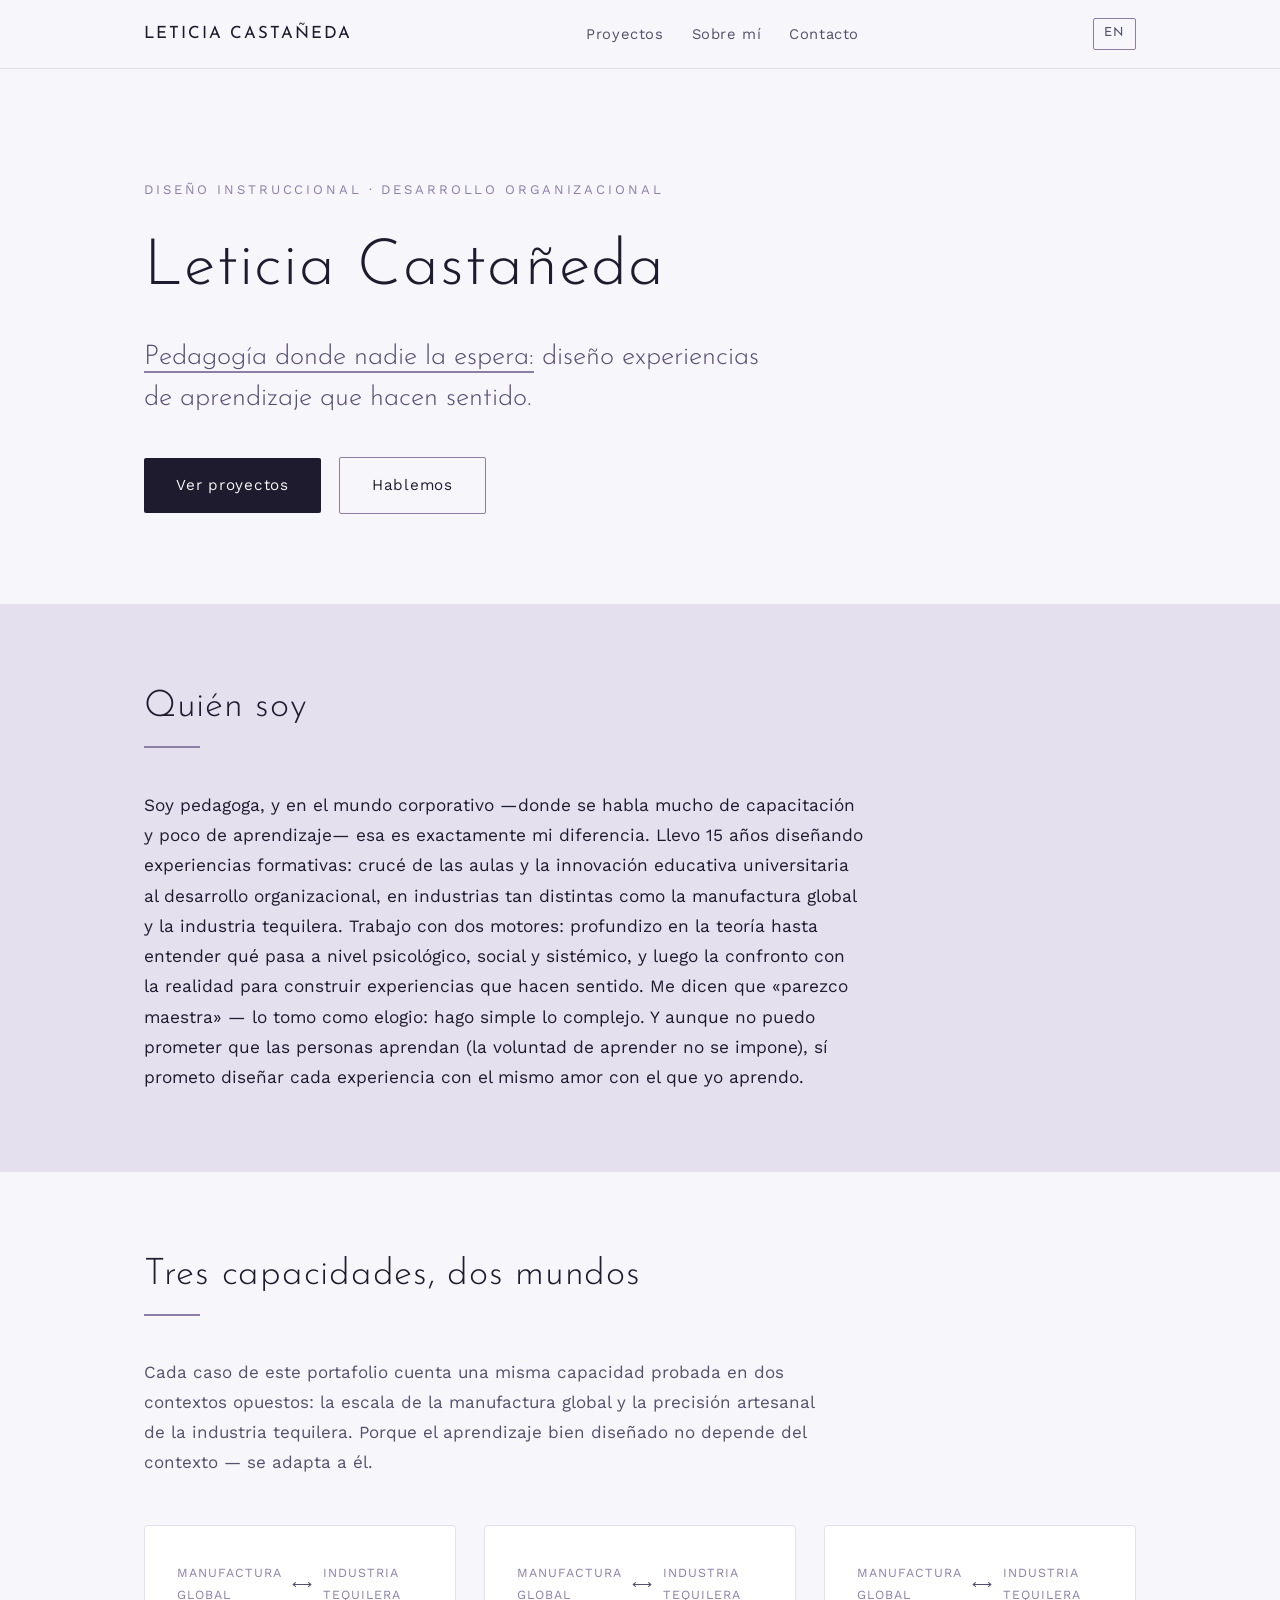
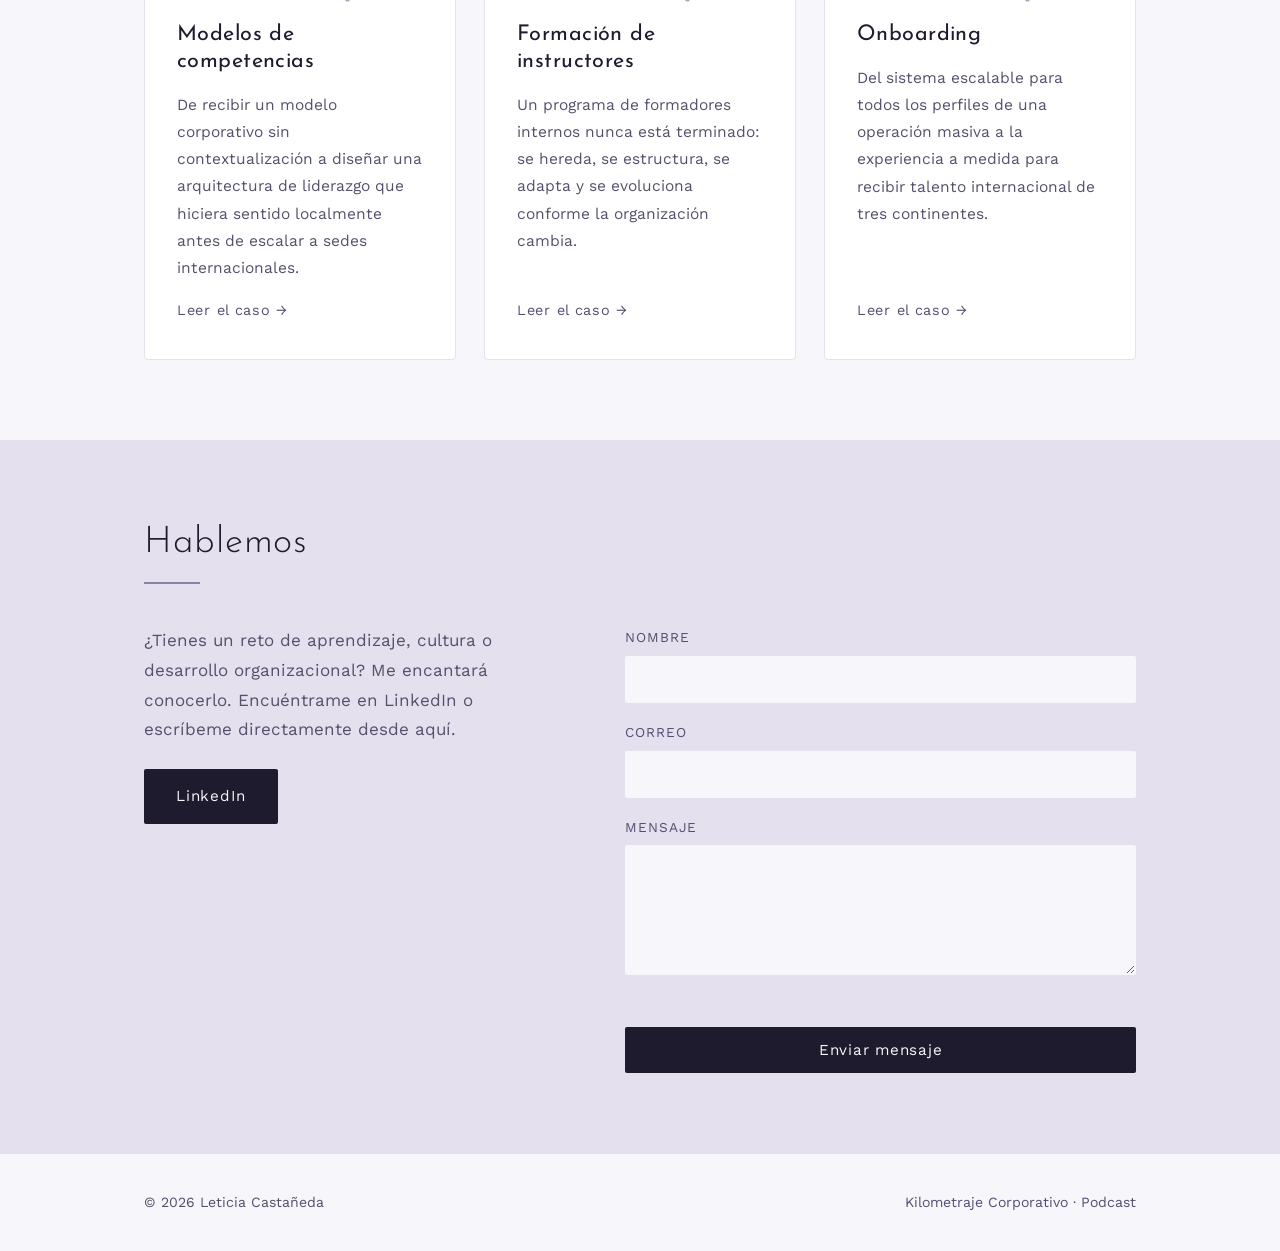
<file: index.html>
<!DOCTYPE html>
<html lang="es">
<head>
  <meta charset="UTF-8">
  <meta name="viewport" content="width=device-width, initial-scale=1.0">
  <title>Leticia Castañeda — Diseño instruccional y desarrollo organizacional</title>
  <meta name="description" content="Pedagogía donde nadie la espera: diseño experiencias de aprendizaje que hacen sentido. Portafolio de Leticia Castañeda.">

  <link rel="preconnect" href="https://fonts.googleapis.com">
  <link rel="preconnect" href="https://fonts.gstatic.com" crossorigin>
  <link href="https://fonts.googleapis.com/css2?family=Josefin+Sans:wght@300;400&family=Work+Sans:wght@400;500&display=swap" rel="stylesheet">
  <link rel="stylesheet" href="styles.css">
  <style>
    .btn-idioma {
      font-family: var(--titulos);
      font-size: 0.78rem;
      letter-spacing: 0.12em;
      color: var(--tinta-suave);
      border: 1px solid var(--acento);
      border-radius: 2px;
      padding: 4px 10px;
      text-decoration: none;
      transition: background 0.2s, color 0.2s;
      white-space: nowrap;
    }
    .btn-idioma:hover {
      background: var(--acento);
      color: var(--fondo);
    }
  </style>
</head>
<body>

  <!-- ============ NAVEGACIÓN ============ -->
  <nav class="nav">
    <div class="nav-inner">
      <a class="marca" href="index.html">Leticia Castañeda</a>
      <ul class="nav-links">
        <li><a href="#proyectos">Proyectos</a></li>
        <li><a href="sobre-mi.html">Sobre mí</a></li>
        <li><a href="#contacto">Contacto</a></li>
      </ul>
      <a class="btn-idioma" href="en/index.html">EN</a>
    </div>
  </nav>

  <!-- ============ HERO ============ -->
  <header class="hero">
    <div class="contenedor">
      <p class="hero-cejilla">Diseño instruccional · Desarrollo organizacional</p>
      <h1>Leticia Castañeda</h1>
      <p class="tagline"><em>Pedagogía donde nadie la espera:</em> diseño experiencias de aprendizaje que hacen sentido.</p>
      <div>
        <a class="boton" href="#proyectos">Ver proyectos</a>
        <a class="boton boton-suave" href="#contacto">Hablemos</a>
      </div>
    </div>
  </header>

  <!-- ============ QUIÉN SOY ============ -->
  <section class="quien-soy" id="quien-soy">
    <div class="contenedor">
      <h2 class="titulo-seccion">Quién soy</h2>
      <hr class="linea">
      <p>
        Soy pedagoga, y en el mundo corporativo —donde se habla mucho de capacitación
        y poco de aprendizaje— esa es exactamente mi diferencia. Llevo 15 años diseñando
        experiencias formativas: crucé de las aulas y la innovación educativa universitaria
        al desarrollo organizacional, en industrias tan distintas como la manufactura global
        y la industria tequilera. Trabajo con dos motores: profundizo en la teoría hasta entender
        qué pasa a nivel psicológico, social y sistémico, y luego la confronto con la realidad
        para construir experiencias que hacen sentido. Me dicen que «parezco maestra» —
        lo tomo como elogio: hago simple lo complejo. Y aunque no puedo prometer que las
        personas aprendan (la voluntad de aprender no se impone), sí prometo diseñar cada
        experiencia con el mismo amor con el que yo aprendo.
      </p>
    </div>
  </section>

  <!-- ============ PROYECTOS ============ -->
  <section id="proyectos">
    <div class="contenedor">
      <h2 class="titulo-seccion">Tres capacidades, dos mundos</h2>
      <hr class="linea">
      <p class="intro-proyectos">
        Cada caso de este portafolio cuenta una misma capacidad probada en dos contextos
        opuestos: la escala de la manufactura global y la precisión artesanal de la industria
        tequilera. Porque el aprendizaje bien diseñado no depende del contexto — se adapta a él.
      </p>

      <div class="tarjetas">

        <a class="tarjeta" href="competencias.html">
          <div class="dos-mundos">
            <span>Manufactura global</span>
            <span class="puente">⟷</span>
            <span>Industria tequilera</span>
          </div>
          <h3>Modelos de competencias</h3>
          <p>
            De recibir un modelo corporativo sin contextualización a diseñar una
            arquitectura de liderazgo que hiciera sentido localmente antes de escalar
            a sedes internacionales.
          </p>
          <span class="leer">Leer el caso →</span>
        </a>

        <a class="tarjeta" href="instructores.html">
          <div class="dos-mundos">
            <span>Manufactura global</span>
            <span class="puente">⟷</span>
            <span>Industria tequilera</span>
          </div>
          <h3>Formación de instructores</h3>
          <p>
            Un programa de formadores internos nunca está terminado: se hereda, se
            estructura, se adapta y se evoluciona conforme la organización cambia.
          </p>
          <span class="leer">Leer el caso →</span>
        </a>

        <a class="tarjeta" href="onboarding.html">
          <div class="dos-mundos">
            <span>Manufactura global</span>
            <span class="puente">⟷</span>
            <span>Industria tequilera</span>
          </div>
          <h3>Onboarding</h3>
          <p>
            Del sistema escalable para todos los perfiles de una operación masiva a la
            experiencia a medida para recibir talento internacional de tres continentes.
          </p>
          <span class="leer">Leer el caso →</span>
        </a>

      </div>
    </div>
  </section>

  <!-- ============ CONTACTO ============ -->
  <section class="contacto" id="contacto">
    <div class="contenedor">
      <h2 class="titulo-seccion">Hablemos</h2>
      <hr class="linea">
      <div class="contacto-grid">

        <div>
          <p>
            ¿Tienes un reto de aprendizaje, cultura o desarrollo organizacional?
            Me encantará conocerlo. Encuéntrame en LinkedIn o escríbeme directamente
            desde aquí.
          </p>
          <!-- REEMPLAZA el enlace de abajo con tu URL real de LinkedIn -->
          <a class="boton" href="https://www.linkedin.com/in/leticia-castañeda-b40a1b113" target="_blank" rel="noopener">LinkedIn</a>
        </div>

        <!-- REEMPLAZA TU_CODIGO con el ID que te dará Formspree -->
        <form class="formulario" action="https://formspree.io/f/xwvjadyo" method="POST">
          <div>
            <label for="nombre">Nombre</label>
            <input type="text" id="nombre" name="nombre" required>
          </div>
          <div>
            <label for="email">Correo</label>
            <input type="email" id="email" name="email" required>
          </div>
          <div>
            <label for="mensaje">Mensaje</label>
            <textarea id="mensaje" name="mensaje" required></textarea>
          </div>
          <button class="boton" type="submit">Enviar mensaje</button>
        </form>

      </div>
    </div>
  </section>

  <!-- ============ PIE ============ -->
  <footer>
    <div class="pie-inner">
      <span>© 2026 Leticia Castañeda</span>
      <!-- REEMPLAZA el enlace de abajo con la URL de tu podcast en Spotify -->
      <a href="https://open.spotify.com/show/7cbsrFc60LjgTQuLOnTyHB" target="_blank" rel="noopener">Kilometraje Corporativo · Podcast</a>
    </div>
  </footer>

</body>
</html>
</file>
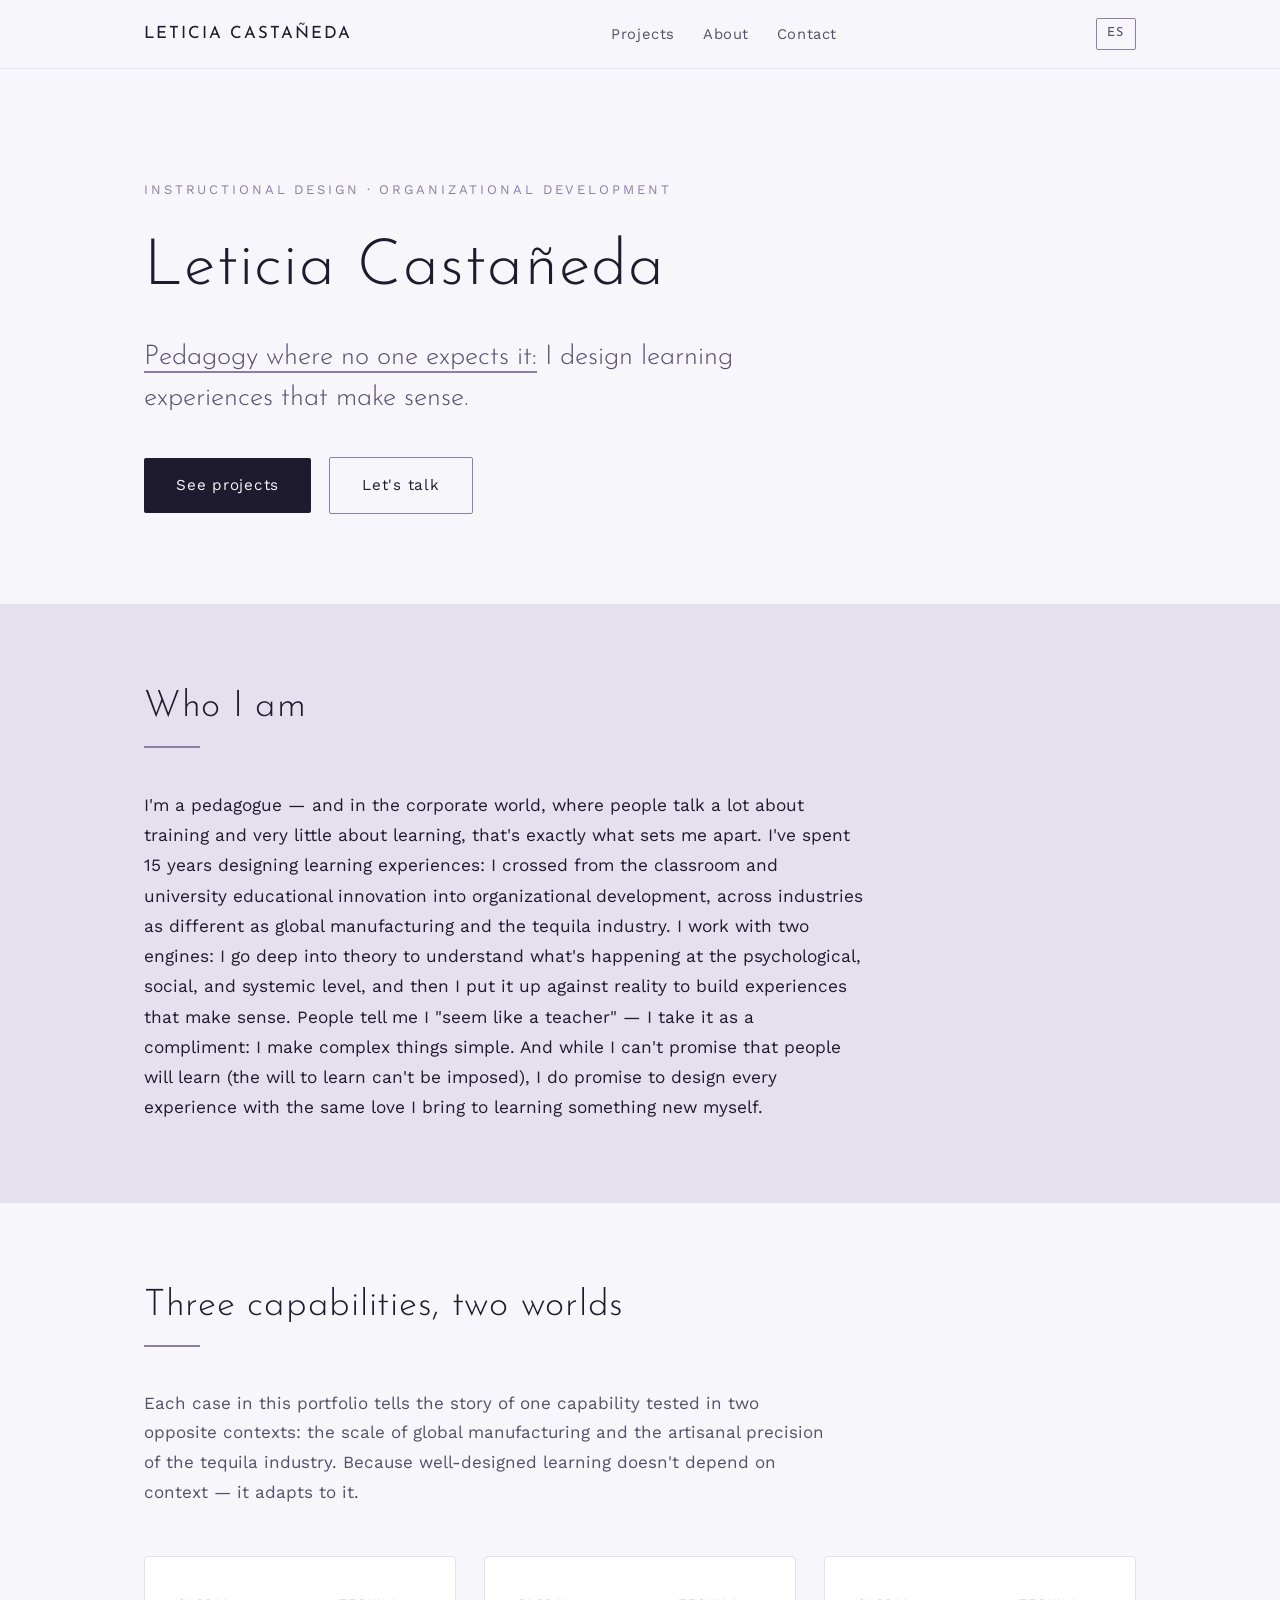
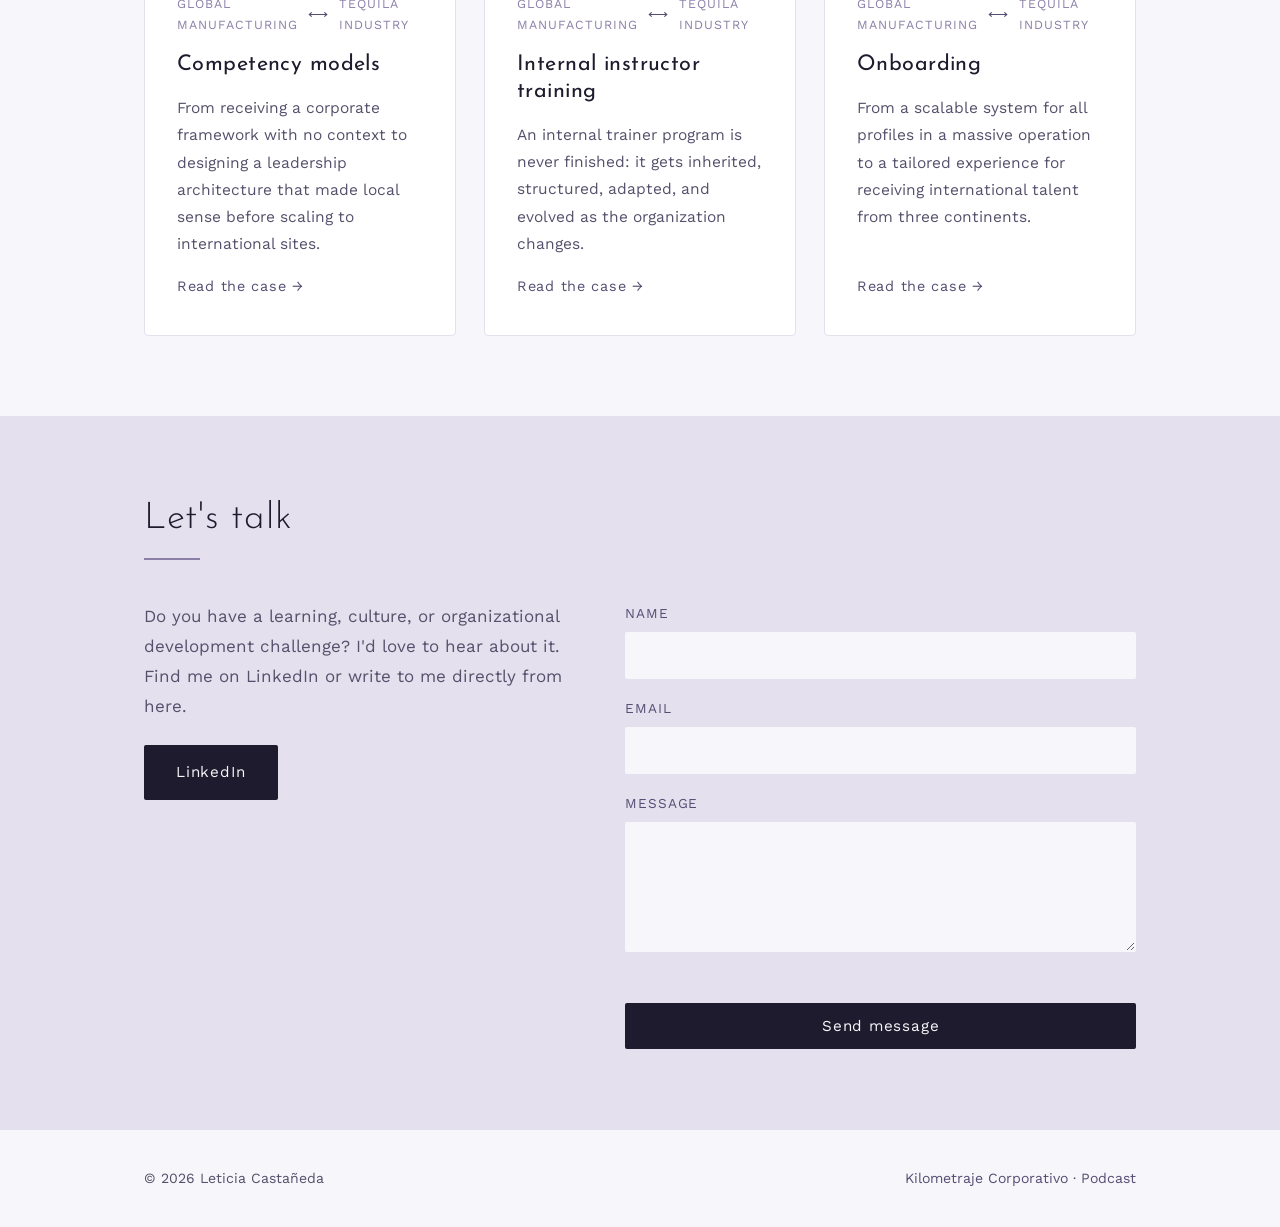
<file: en/index.html>
<!DOCTYPE html>
<html lang="en">
<head>
  <meta charset="UTF-8">
  <meta name="viewport" content="width=device-width, initial-scale=1.0">
  <title>Leticia Castañeda — Instructional Design & Organizational Development</title>
  <meta name="description" content="Pedagogy where no one expects it: I design learning experiences that make sense. Portfolio of Leticia Castañeda.">

  <link rel="preconnect" href="https://fonts.googleapis.com">
  <link rel="preconnect" href="https://fonts.gstatic.com" crossorigin>
  <link href="https://fonts.googleapis.com/css2?family=Josefin+Sans:wght@300;400&family=Work+Sans:wght@400;500&display=swap" rel="stylesheet">
  <link rel="stylesheet" href="../styles.css">

  <style>
    .btn-idioma {
      font-family: var(--titulos);
      font-size: 0.78rem;
      letter-spacing: 0.12em;
      color: var(--tinta-suave);
      border: 1px solid var(--acento);
      border-radius: 2px;
      padding: 4px 10px;
      text-decoration: none;
      transition: background 0.2s, color 0.2s;
      white-space: nowrap;
    }
    .btn-idioma:hover {
      background: var(--acento);
      color: var(--fondo);
    }
  </style>
</head>
<body>

  <!-- ============ NAVIGATION ============ -->
  <nav class="nav">
    <div class="nav-inner">
      <a class="marca" href="index.html">Leticia Castañeda</a>
      <ul class="nav-links">
        <li><a href="#projects">Projects</a></li>
        <li><a href="about.html">About</a></li>
        <li><a href="#contact">Contact</a></li>
      </ul>
      <a class="btn-idioma" href="../index.html">ES</a>
    </div>
  </nav>

  <!-- ============ HERO ============ -->
  <header class="hero">
    <div class="contenedor">
      <p class="hero-cejilla">Instructional Design · Organizational Development</p>
      <h1>Leticia Castañeda</h1>
      <p class="tagline"><em>Pedagogy where no one expects it:</em> I design learning experiences that make sense.</p>
      <div>
        <a class="boton" href="#projects">See projects</a>
        <a class="boton boton-suave" href="#contact">Let's talk</a>
      </div>
    </div>
  </header>

  <!-- ============ ABOUT ============ -->
  <section class="quien-soy" id="about">
    <div class="contenedor">
      <h2 class="titulo-seccion">Who I am</h2>
      <hr class="linea">
      <p>
        I'm a pedagogue — and in the corporate world, where people talk a lot about
        training and very little about learning, that's exactly what sets me apart.
        I've spent 15 years designing learning experiences: I crossed from the classroom
        and university educational innovation into organizational development, across
        industries as different as global manufacturing and the tequila industry.
        I work with two engines: I go deep into theory to understand what's happening
        at the psychological, social, and systemic level, and then I put it up against
        reality to build experiences that make sense. People tell me I "seem like a
        teacher" — I take it as a compliment: I make complex things simple. And while
        I can't promise that people will learn (the will to learn can't be imposed),
        I do promise to design every experience with the same love I bring to learning
        something new myself.
      </p>
    </div>
  </section>

  <!-- ============ PROJECTS ============ -->
  <section id="projects">
    <div class="contenedor">
      <h2 class="titulo-seccion">Three capabilities, two worlds</h2>
      <hr class="linea">
      <p class="intro-proyectos">
        Each case in this portfolio tells the story of one capability tested in two
        opposite contexts: the scale of global manufacturing and the artisanal precision
        of the tequila industry. Because well-designed learning doesn't depend on
        context — it adapts to it.
      </p>

      <div class="tarjetas">

        <a class="tarjeta" href="competencias.html">
          <div class="dos-mundos">
            <span>Global manufacturing</span>
            <span class="puente">⟷</span>
            <span>Tequila industry</span>
          </div>
          <h3>Competency models</h3>
          <p>
            From receiving a corporate framework with no context to designing a
            leadership architecture that made local sense before scaling to
            international sites.
          </p>
          <span class="leer">Read the case →</span>
        </a>

        <a class="tarjeta" href="instructores.html">
          <div class="dos-mundos">
            <span>Global manufacturing</span>
            <span class="puente">⟷</span>
            <span>Tequila industry</span>
          </div>
          <h3>Internal instructor training</h3>
          <p>
            An internal trainer program is never finished: it gets inherited,
            structured, adapted, and evolved as the organization changes.
          </p>
          <span class="leer">Read the case →</span>
        </a>

        <a class="tarjeta" href="onboarding.html">
          <div class="dos-mundos">
            <span>Global manufacturing</span>
            <span class="puente">⟷</span>
            <span>Tequila industry</span>
          </div>
          <h3>Onboarding</h3>
          <p>
            From a scalable system for all profiles in a massive operation to a
            tailored experience for receiving international talent from three continents.
          </p>
          <span class="leer">Read the case →</span>
        </a>

      </div>
    </div>
  </section>

  <!-- ============ CONTACT ============ -->
  <section class="contacto" id="contact">
    <div class="contenedor">
      <h2 class="titulo-seccion">Let's talk</h2>
      <hr class="linea">
      <div class="contacto-grid">

        <div>
          <p>
            Do you have a learning, culture, or organizational development challenge?
            I'd love to hear about it. Find me on LinkedIn or write to me directly
            from here.
          </p>
          <a class="boton" href="https://www.linkedin.com/in/leticia-casta%C3%B1eda-b40a1b113" target="_blank" rel="noopener">LinkedIn</a>
        </div>

        <form class="formulario" action="https://formspree.io/f/xwvjadyo" method="POST">
          <div>
            <label for="nombre">Name</label>
            <input type="text" id="nombre" name="nombre" required>
          </div>
          <div>
            <label for="email">Email</label>
            <input type="email" id="email" name="email" required>
          </div>
          <div>
            <label for="mensaje">Message</label>
            <textarea id="mensaje" name="mensaje" required></textarea>
          </div>
          <button class="boton" type="submit">Send message</button>
        </form>

      </div>
    </div>
  </section>

  <!-- ============ FOOTER ============ -->
  <footer>
    <div class="pie-inner">
      <span>© 2026 Leticia Castañeda</span>
      <a href="https://open.spotify.com/show/7cbsrFc60LjgTQuLOnTyHB" target="_blank" rel="noopener">Kilometraje Corporativo · Podcast</a>
    </div>
  </footer>

</body>
</html>
</file>
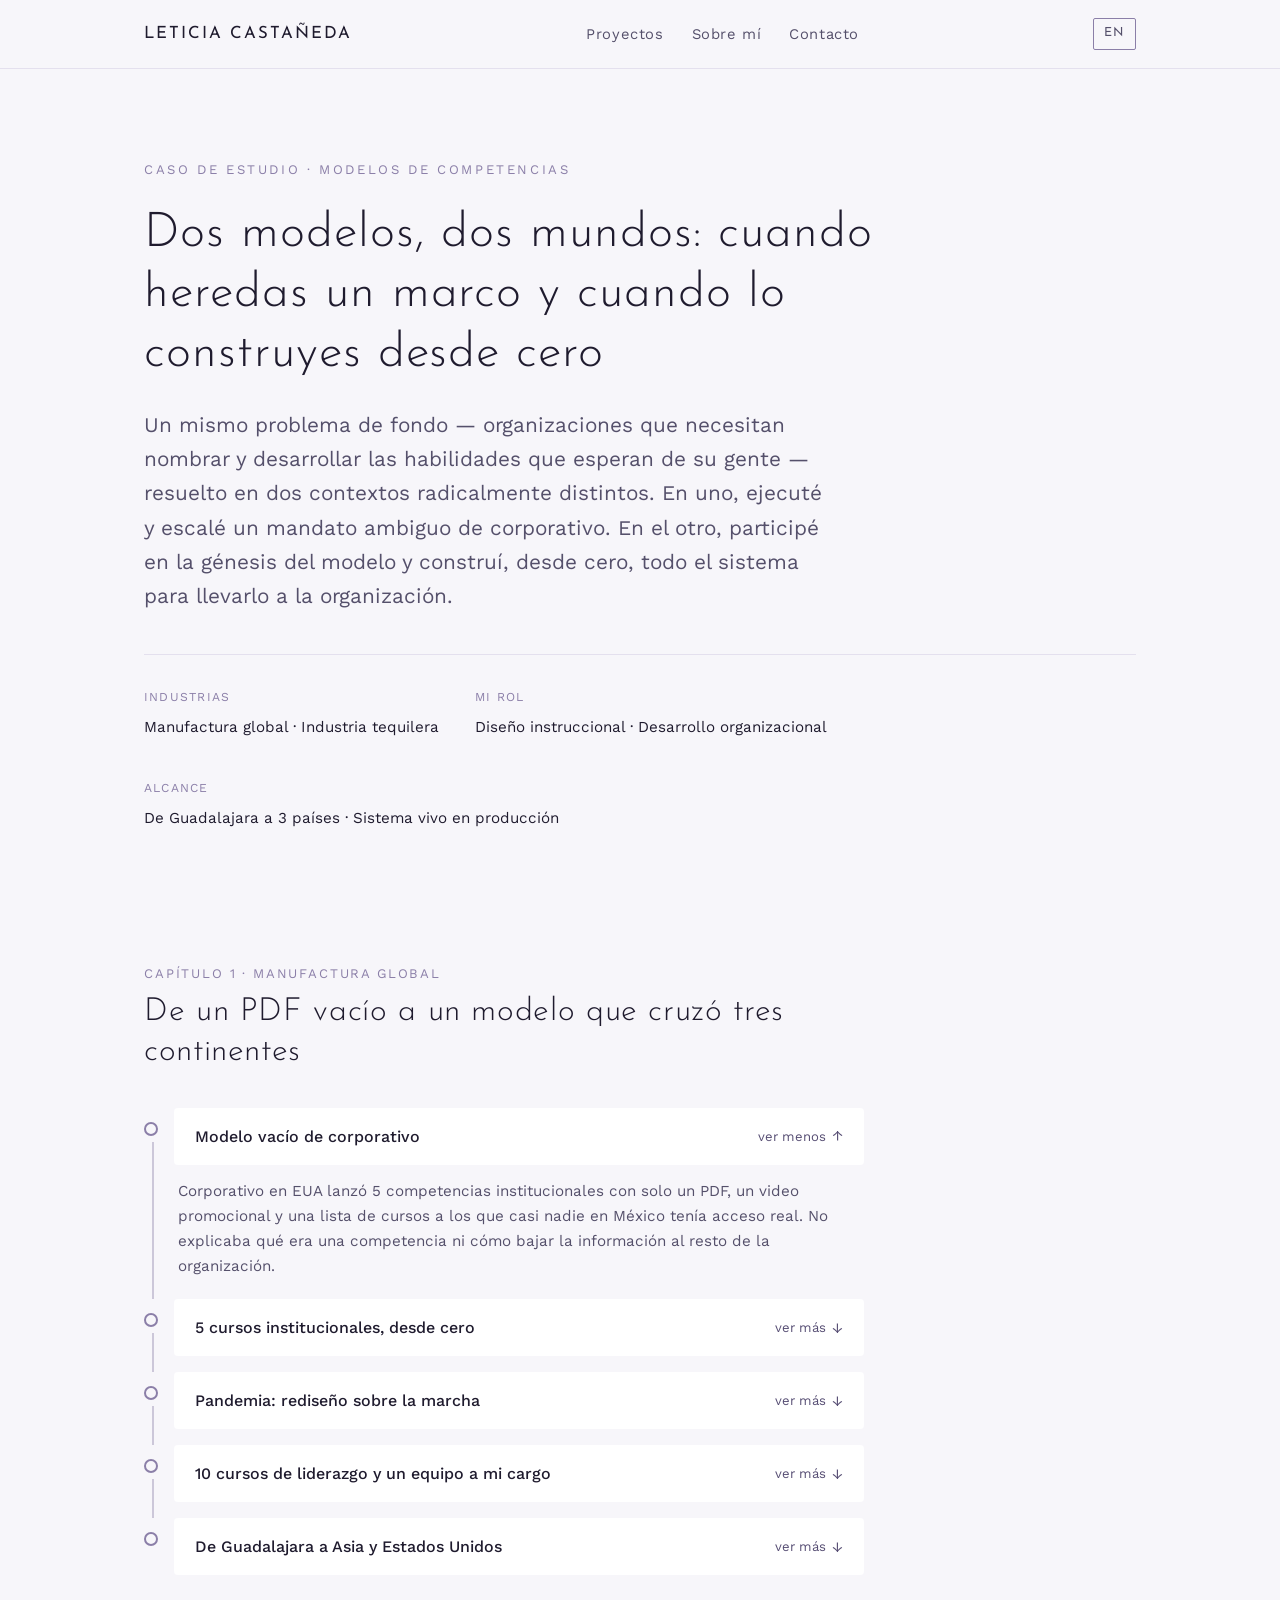
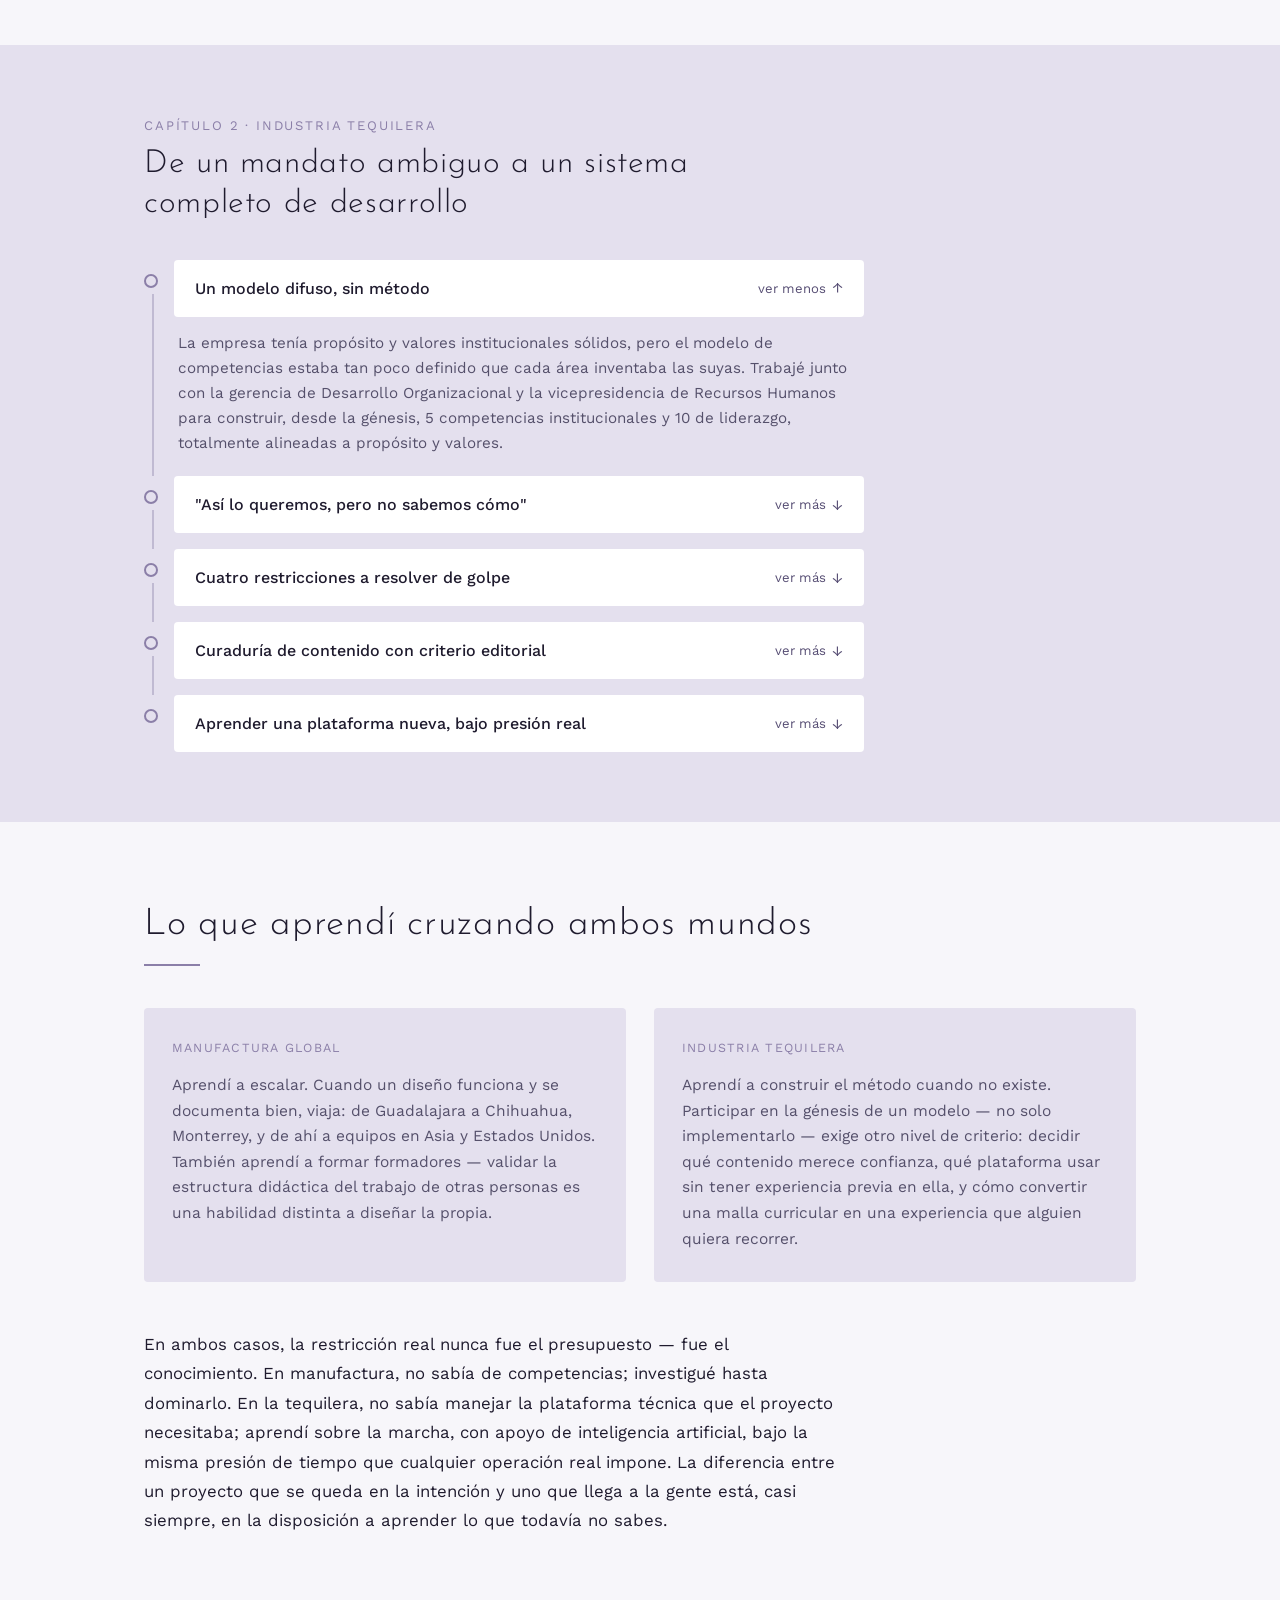
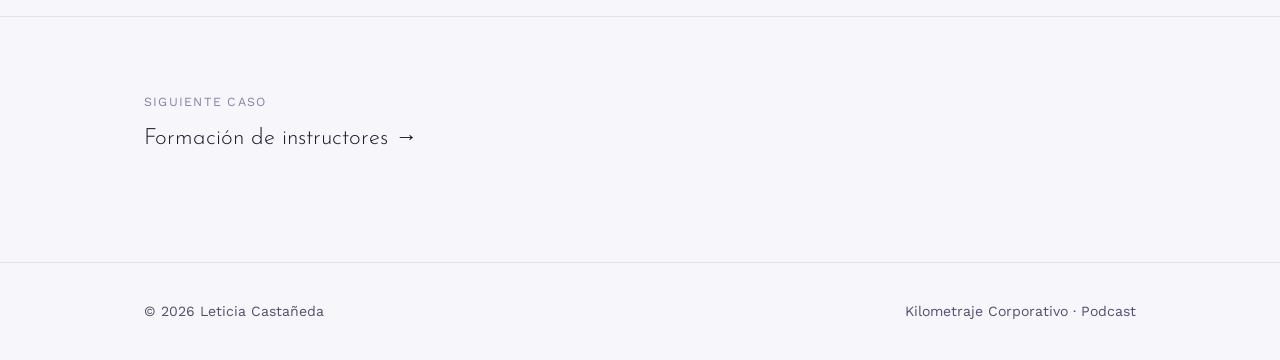
<file: competencias.html>
<!DOCTYPE html>
<html lang="es">
<head>
  <meta charset="UTF-8">
  <meta name="viewport" content="width=device-width, initial-scale=1.0">
  <title>Modelos de competencias — Leticia Castañeda</title>
  <meta name="description" content="Caso de estudio: diseño de modelos de competencias en dos industrias — manufactura global e industria tequilera.">

  <link rel="preconnect" href="https://fonts.googleapis.com">
  <link rel="preconnect" href="https://fonts.gstatic.com" crossorigin>
  <link href="https://fonts.googleapis.com/css2?family=Josefin+Sans:wght@300;400&family=Work+Sans:wght@400;500&display=swap" rel="stylesheet">
  <link rel="stylesheet" href="styles.css">

  <style>
    .caso-hero { padding: 90px 0 60px; }

    .caso-cejilla {
      font-size: 0.82rem;
      letter-spacing: 0.2em;
      text-transform: uppercase;
      color: var(--acento);
      margin-bottom: 22px;
    }

    .caso-hero h1 {
      font-size: clamp(2rem, 5vw, 3rem);
      margin-bottom: 24px;
      max-width: 760px;
    }

    .caso-tesis {
      font-size: clamp(1.1rem, 2.4vw, 1.3rem);
      color: var(--tinta-suave);
      max-width: 680px;
      line-height: 1.65;
    }

    .meta-caso {
      display: flex;
      gap: 36px;
      flex-wrap: wrap;
      margin-top: 40px;
      padding-top: 32px;
      border-top: 1px solid var(--superficie);
    }

    .meta-item .meta-etiqueta {
      font-size: 0.76rem;
      letter-spacing: 0.1em;
      text-transform: uppercase;
      color: var(--acento);
      display: block;
      margin-bottom: 4px;
    }

    .meta-item .meta-valor {
      font-size: 0.95rem;
      color: var(--tinta);
    }

    /* ---------- Capítulos ---------- */

    .capitulo { padding: 70px 0; }
    .capitulo.fondo-suave { background: var(--superficie); }

    .capitulo-encabezado {
      margin-bottom: 8px;
    }

    .capitulo-numero {
      font-size: 0.82rem;
      letter-spacing: 0.14em;
      text-transform: uppercase;
      color: var(--acento);
      margin-bottom: 6px;
    }

    .capitulo h2 {
      font-size: clamp(1.5rem, 3.4vw, 2rem);
      margin-bottom: 36px;
      max-width: 640px;
    }

    /* ---------- Timeline vertical ---------- */

    .timeline { position: relative; padding-left: 30px; max-width: 720px; }

    .paso-item { position: relative; }

    .paso-conector {
      position: absolute;
      left: -22px;
      top: 34px;
      width: 1.5px;
      background: var(--acento);
      opacity: 0.4;
    }

    .paso-punto {
      position: absolute;
      left: -30px;
      top: 14px;
      width: 14px;
      height: 14px;
      border-radius: 50%;
      background: var(--fondo);
      border: 2.5px solid var(--acento);
      z-index: 1;
    }

    .fondo-suave .paso-punto { background: var(--superficie); }

    .paso-boton {
      display: flex;
      align-items: center;
      justify-content: space-between;
      gap: 16px;
      width: 100%;
      text-align: left;
      background: #FFFFFF;
      border: 1px solid transparent;
      border-radius: 4px;
      cursor: pointer;
      padding: 18px 20px;
      font-family: var(--cuerpo);
      transition: border-color 0.2s;
    }

    .paso-boton:hover { border-color: var(--acento); }

    .paso-titulo {
      font-size: 1rem;
      font-weight: 500;
      color: var(--tinta);
    }

    .paso-accion {
      display: flex;
      align-items: center;
      gap: 6px;
      font-size: 0.82rem;
      color: var(--profundo);
      flex-shrink: 0;
      white-space: nowrap;
    }

    .paso-flecha {
      display: inline-block;
      transition: transform 0.2s;
      font-size: 0.9rem;
    }

    .paso-panel {
      max-height: 0;
      overflow: hidden;
      transition: max-height 0.25s ease;
    }

    .paso-panel p {
      font-size: 0.95rem;
      line-height: 1.65;
      color: var(--tinta-suave);
      margin: 14px 4px 4px;
    }

    /* ---------- Cierre comparativo ---------- */

    .cierre { padding: 80px 0; }

    .cierre-grid {
      display: grid;
      grid-template-columns: repeat(2, 1fr);
      gap: 28px;
      margin: 40px 0 48px;
    }

    .cierre-tarjeta {
      background: var(--superficie);
      border-radius: 4px;
      padding: 30px 28px;
    }

    .cierre-tarjeta .cejilla-mini {
      font-size: 0.78rem;
      letter-spacing: 0.1em;
      text-transform: uppercase;
      color: var(--acento);
      margin-bottom: 14px;
    }

    .cierre-tarjeta p {
      font-size: 0.97rem;
      color: var(--tinta-suave);
      line-height: 1.65;
    }

    .cierre-reflexion {
      max-width: 700px;
      font-size: 1.05rem;
      line-height: 1.75;
    }

    /* ---------- Navegación entre casos ---------- */

    .siguiente-caso {
      padding: 50px 0 80px;
      border-top: 1px solid var(--superficie);
    }

    .siguiente-caso a {
      display: flex;
      justify-content: space-between;
      align-items: center;
      text-decoration: none;
      color: var(--tinta);
      padding: 24px 0;
    }

    .siguiente-caso .etiqueta {
      font-size: 0.78rem;
      letter-spacing: 0.1em;
      text-transform: uppercase;
      color: var(--acento);
      display: block;
      margin-bottom: 6px;
    }

    .siguiente-caso .titulo-siguiente {
      font-family: var(--titulos);
      font-size: 1.4rem;
      font-weight: 300;
    }

    /* ---------- Responsivo ---------- */

    @media (max-width: 760px) {
      .caso-hero { padding: 60px 0 40px; }
      .capitulo { padding: 50px 0; }
      .cierre-grid { grid-template-columns: 1fr; }
      .meta-caso { gap: 24px; }
      .paso-titulo { font-size: 0.95rem; }
      .paso-accion .palabra-texto { display: none; }
    }
  
    .btn-idioma {
      font-family: var(--titulos);
      font-size: 0.78rem;
      letter-spacing: 0.12em;
      color: var(--tinta-suave);
      border: 1px solid var(--acento);
      border-radius: 2px;
      padding: 4px 10px;
      text-decoration: none;
      transition: background 0.2s, color 0.2s;
      white-space: nowrap;
    }
    .btn-idioma:hover {
      background: var(--acento);
      color: var(--fondo);
    }
  </style>
</head>
<body>

  <!-- ============ NAVEGACIÓN ============ -->
  <nav class="nav">
    <div class="nav-inner">
      <a class="marca" href="index.html">Leticia Castañeda</a>
      <ul class="nav-links">
        <li><a href="index.html#proyectos">Proyectos</a></li>
        <li><a href="sobre-mi.html">Sobre mí</a></li>
        <li><a href="index.html#contacto">Contacto</a></li>
      </ul>
      <a class="btn-idioma" href="en/competencias.html">EN</a>
    </div>
  </nav>

  <!-- ============ HERO DEL CASO ============ -->
  <header class="caso-hero">
    <div class="contenedor">
      <p class="caso-cejilla">Caso de estudio · Modelos de competencias</p>
      <h1>Dos modelos, dos mundos: cuando heredas un marco y cuando lo construyes desde cero</h1>
      <p class="caso-tesis">
        Un mismo problema de fondo — organizaciones que necesitan nombrar y desarrollar
        las habilidades que esperan de su gente — resuelto en dos contextos radicalmente
        distintos. En uno, ejecuté y escalé un mandato ambiguo de corporativo. En el otro,
        participé en la génesis del modelo y construí, desde cero, todo el sistema para
        llevarlo a la organización.
      </p>

      <div class="meta-caso">
        <div class="meta-item">
          <span class="meta-etiqueta">Industrias</span>
          <span class="meta-valor">Manufactura global · Industria tequilera</span>
        </div>
        <div class="meta-item">
          <span class="meta-etiqueta">Mi rol</span>
          <span class="meta-valor">Diseño instruccional · Desarrollo organizacional</span>
        </div>
        <div class="meta-item">
          <span class="meta-etiqueta">Alcance</span>
          <span class="meta-valor">De Guadalajara a 3 países · Sistema vivo en producción</span>
        </div>
      </div>
    </div>
  </header>

  <!-- ============ CAPÍTULO 1: MANUFACTURA GLOBAL ============ -->
  <section class="capitulo">
    <div class="contenedor">
      <div class="capitulo-encabezado">
        <p class="capitulo-numero">Capítulo 1 · Manufactura global</p>
        <h2>De un PDF vacío a un modelo que cruzó tres continentes</h2>
      </div>

      <div class="timeline" id="timeline-1"></div>
    </div>
  </section>

  <!-- ============ CAPÍTULO 2: INDUSTRIA TEQUILERA ============ -->
  <section class="capitulo fondo-suave">
    <div class="contenedor">
      <div class="capitulo-encabezado">
        <p class="capitulo-numero">Capítulo 2 · Industria tequilera</p>
        <h2>De un mandato ambiguo a un sistema completo de desarrollo</h2>
      </div>

      <div class="timeline" id="timeline-2"></div>
    </div>
  </section>

  <!-- ============ CIERRE COMPARATIVO ============ -->
  <section class="cierre">
    <div class="contenedor">
      <h2 class="titulo-seccion">Lo que aprendí cruzando ambos mundos</h2>
      <hr class="linea">

      <div class="cierre-grid">
        <div class="cierre-tarjeta">
          <p class="cejilla-mini">Manufactura global</p>
          <p>
            Aprendí a escalar. Cuando un diseño funciona y se documenta bien, viaja:
            de Guadalajara a Chihuahua, Monterrey, y de ahí a equipos en Asia y Estados
            Unidos. También aprendí a formar formadores — validar la estructura didáctica
            del trabajo de otras personas es una habilidad distinta a diseñar la propia.
          </p>
        </div>
        <div class="cierre-tarjeta">
          <p class="cejilla-mini">Industria tequilera</p>
          <p>
            Aprendí a construir el método cuando no existe. Participar en la génesis de
            un modelo — no solo implementarlo — exige otro nivel de criterio: decidir qué
            contenido merece confianza, qué plataforma usar sin tener experiencia previa
            en ella, y cómo convertir una malla curricular en una experiencia que alguien
            quiera recorrer.
          </p>
        </div>
      </div>

      <p class="cierre-reflexion">
        En ambos casos, la restricción real nunca fue el presupuesto — fue el conocimiento.
        En manufactura, no sabía de competencias; investigué hasta dominarlo. En la
        tequilera, no sabía manejar la plataforma técnica que el proyecto necesitaba;
        aprendí sobre la marcha, con apoyo de inteligencia artificial, bajo la misma
        presión de tiempo que cualquier operación real impone. La diferencia entre un
        proyecto que se queda en la intención y uno que llega a la gente está, casi
        siempre, en la disposición a aprender lo que todavía no sabes.
      </p>
    </div>
  </section>

  <!-- ============ SIGUIENTE CASO ============ -->
  <section class="siguiente-caso">
    <div class="contenedor">
      <a href="instructores.html">
        <div>
          <span class="etiqueta">Siguiente caso</span>
          <span class="titulo-siguiente">Formación de instructores →</span>
        </div>
      </a>
    </div>
  </section>

  <!-- ============ PIE ============ -->
  <footer>
    <div class="pie-inner">
      <span>© 2026 Leticia Castañeda</span>
      <a href="https://open.spotify.com/show/7cbsrFc60LjgTQuLOnTyHB" target="_blank" rel="noopener">Kilometraje Corporativo · Podcast</a>
    </div>
  </footer>

  <!-- ============ DATOS Y LÓGICA DE LAS LÍNEAS DE TIEMPO ============ -->
  <script>
    const pasosCapitulo1 = [
      {
        titulo: "Modelo vacío de corporativo",
        detalle: "Corporativo en EUA lanzó 5 competencias institucionales con solo un PDF, un video promocional y una lista de cursos a los que casi nadie en México tenía acceso real. No explicaba qué era una competencia ni cómo bajar la información al resto de la organización."
      },
      {
        titulo: "5 cursos institucionales, desde cero",
        detalle: "Levanté la mano para que mi área tomara responsabilidad sobre el proyecto. Diseñé el contenido educativo completo: 5 cursos de 1.5 horas, pensados para adaptarse tanto a formato presencial como virtual, explicando desde cero qué es una competencia y por qué importa."
      },
      {
        titulo: "Pandemia: rediseño sobre la marcha",
        detalle: "El lanzamiento se planeó presencial, pero la pandemia obligó a adaptarlo todo a un foro virtual de la noche a la mañana. Las grabaciones de Teams subidas como curso eran rechazadas por los empleados. Diseñé un formato tipo podcast con presentación de fondo: los colegas escuchaban el contenido mientras hacían sus reportes, atentos a la instrucción de voltear a la pantalla cuando había un ejercicio importante."
      },
      {
        titulo: "10 cursos de liderazgo y un equipo a mi cargo",
        detalle: "El proyecto creció al siguiente nivel: competencias de liderazgo, 10 cursos más. Aquí mi rol evolucionó de diseñar contenido a formar a quienes lo diseñaban — validaba la estructura didáctica de mis compañeras, revisaba la secuencia lógica de cada curso y construíamos juntas las actividades de cada sesión."
      },
      {
        titulo: "De Guadalajara a Asia y Estados Unidos",
        detalle: "El modelo se volvió insumo para mapear qué competencias necesitaba desarrollar cada equipo y qué cursos asignarles. Escaló de Guadalajara a las plantas de Chihuahua y Monterrey. Después, el centro de Malasia solicitó conocer el método completo — tuve sesiones diarias explicando cada curso mientras ellos me enseñaban cómo adaptar ejemplos y ejercicios a su cultura. Más tarde, colegas de Estados Unidos buscaron el contenido para replicarlo también."
      }
    ];

    const pasosCapitulo2 = [
      {
        titulo: "Un modelo difuso, sin método",
        detalle: "La empresa tenía propósito y valores institucionales sólidos, pero el modelo de competencias estaba tan poco definido que cada área inventaba las suyas. Trabajé junto con la gerencia de Desarrollo Organizacional y la vicepresidencia de Recursos Humanos para construir, desde la génesis, 5 competencias institucionales y 10 de liderazgo, totalmente alineadas a propósito y valores."
      },
      {
        titulo: '"Así lo queremos, pero no sabemos cómo"',
        detalle: "Una vez definido el modelo, el siguiente reto fue mío: construir el cómo desde cero. Diseñé encuestas de evaluación, presentaciones, talleres, plantillas de reportes, y automatización para conectar datos de Excel con generación de documentos en Word — todo esto, solo para la fase de evaluación inicial."
      },
      {
        titulo: "Cuatro restricciones a resolver de golpe",
        detalle: "La operación estaba a tope: no había forma de calendarizar cursos presenciales en sedes. Había licencias de LinkedIn Learning desaprovechadas. Me pidieron calidad y practicidad. Y no existía un LMS funcional. La respuesta fue diseñar aprendizaje virtual asincrónico y autogestionable, organizado en 4 niveles de madurez por competencia más un módulo inspirador de buenas prácticas."
      },
      {
        titulo: "Curaduría de contenido con criterio editorial",
        detalle: "Exploré curso por curso el catálogo completo de LinkedIn Learning para decidir qué servía y en qué nivel de madurez encajaba. Para lecturas y videos complementarios, filtré solo fuentes confiables — como Harvard Business Review y autores que la cultura interna ya reconocía y buscaba — descartando todo lo que no tuviera el respaldo o la calidad necesaria."
      },
      {
        titulo: "Aprender una plataforma nueva, bajo presión real",
        detalle: "Con el contenido listo, faltaba dónde mostrarlo: no había LMS, y un simple Drive le restaría toda credibilidad al proyecto. Encontré en SharePoint la solución correcta, pero no sabía usarlo. Decidí aprender sobre la marcha, con apoyo de inteligencia artificial, mientras la operación seguía exigiendo resultados. El resultado: un sitio funcional de 150 páginas con los 4 niveles de cada competencia, contenido adaptado al español, y función de lectura en voz alta para favorecer distintos estilos de aprendizaje."
      }
    ];

    function construirTimeline(contenedorId, pasos) {
      const cont = document.getElementById(contenedorId);
      pasos.forEach((p, i) => {
        const esUltimo = i === pasos.length - 1;
        const item = document.createElement("div");
        item.className = "paso-item";
        item.style.marginBottom = esUltimo ? "0" : "16px";

        item.innerHTML =
          (!esUltimo ? '<div class="paso-conector" style="bottom:-16px;"></div>' : '') +
          '<div class="paso-punto"></div>' +
          '<button class="paso-boton" data-cont="' + contenedorId + '" data-i="' + i + '">' +
            '<span class="paso-titulo">' + p.titulo + '</span>' +
            '<span class="paso-accion">' +
              '<span class="palabra-texto palabra-accion" data-cont="' + contenedorId + '" data-i="' + i + '">ver más</span>' +
              '<span class="paso-flecha flecha-accion" data-cont="' + contenedorId + '" data-i="' + i + '">&#8595;</span>' +
            '</span>' +
          '</button>' +
          '<div class="paso-panel panel-detalle" data-cont="' + contenedorId + '" data-i="' + i + '">' +
            '<p>' + p.detalle + '</p>' +
          '</div>';

        cont.appendChild(item);
      });
    }

    construirTimeline("timeline-1", pasosCapitulo1);
    construirTimeline("timeline-2", pasosCapitulo2);

    function alternarPaso(contId, i) {
      const panel = document.querySelector('.panel-detalle[data-cont="' + contId + '"][data-i="' + i + '"]');
      const flecha = document.querySelector('.flecha-accion[data-cont="' + contId + '"][data-i="' + i + '"]');
      const palabra = document.querySelector('.palabra-accion[data-cont="' + contId + '"][data-i="' + i + '"]');
      const abierto = panel.style.maxHeight && panel.style.maxHeight !== "0px";
      if (abierto) {
        panel.style.maxHeight = "0px";
        flecha.style.transform = "rotate(0deg)";
        palabra.textContent = "ver más";
      } else {
        panel.style.maxHeight = panel.scrollHeight + 40 + "px";
        flecha.style.transform = "rotate(180deg)";
        palabra.textContent = "ver menos";
      }
    }

    document.querySelectorAll(".paso-boton").forEach(function (btn) {
      btn.addEventListener("click", function () {
        alternarPaso(this.dataset.cont, this.dataset.i);
      });
    });

    setTimeout(function () {
      alternarPaso("timeline-1", "0");
      alternarPaso("timeline-2", "0");
    }, 50);
  </script>

</body>
</html>
</file>
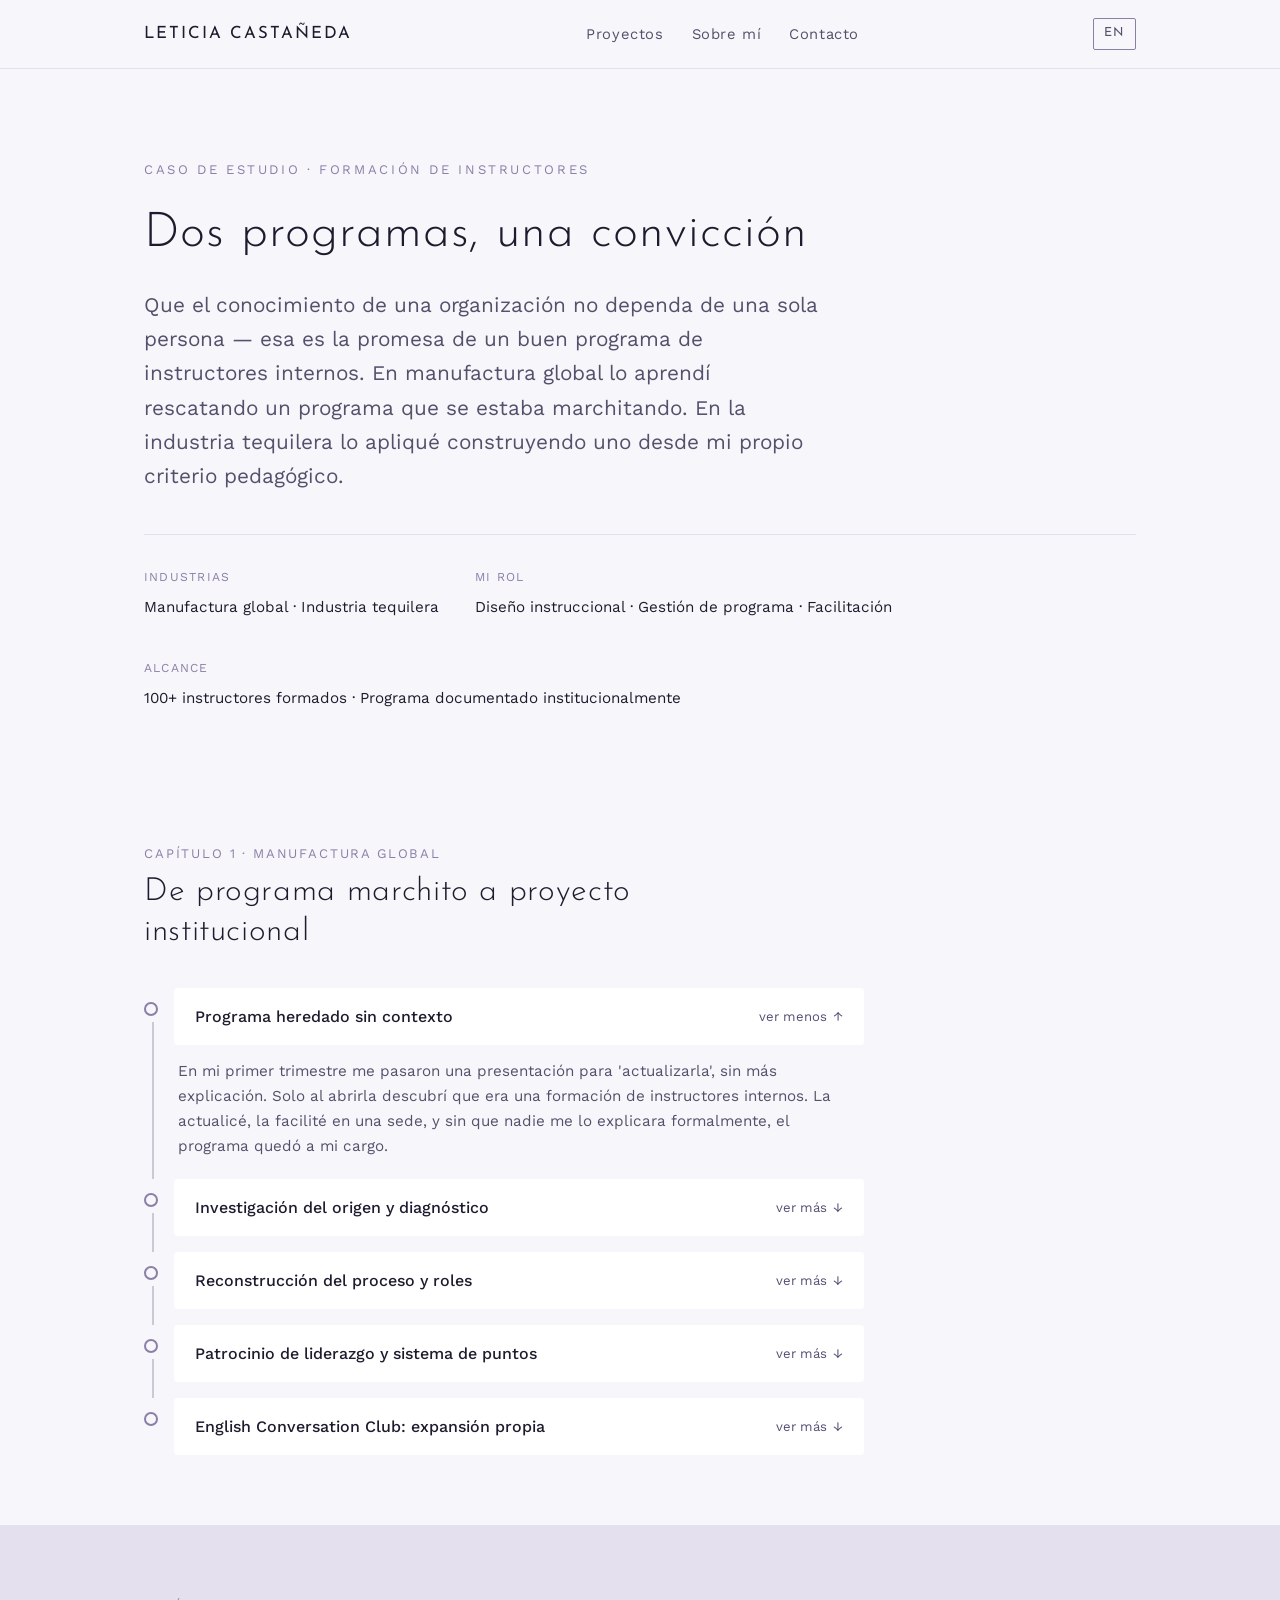
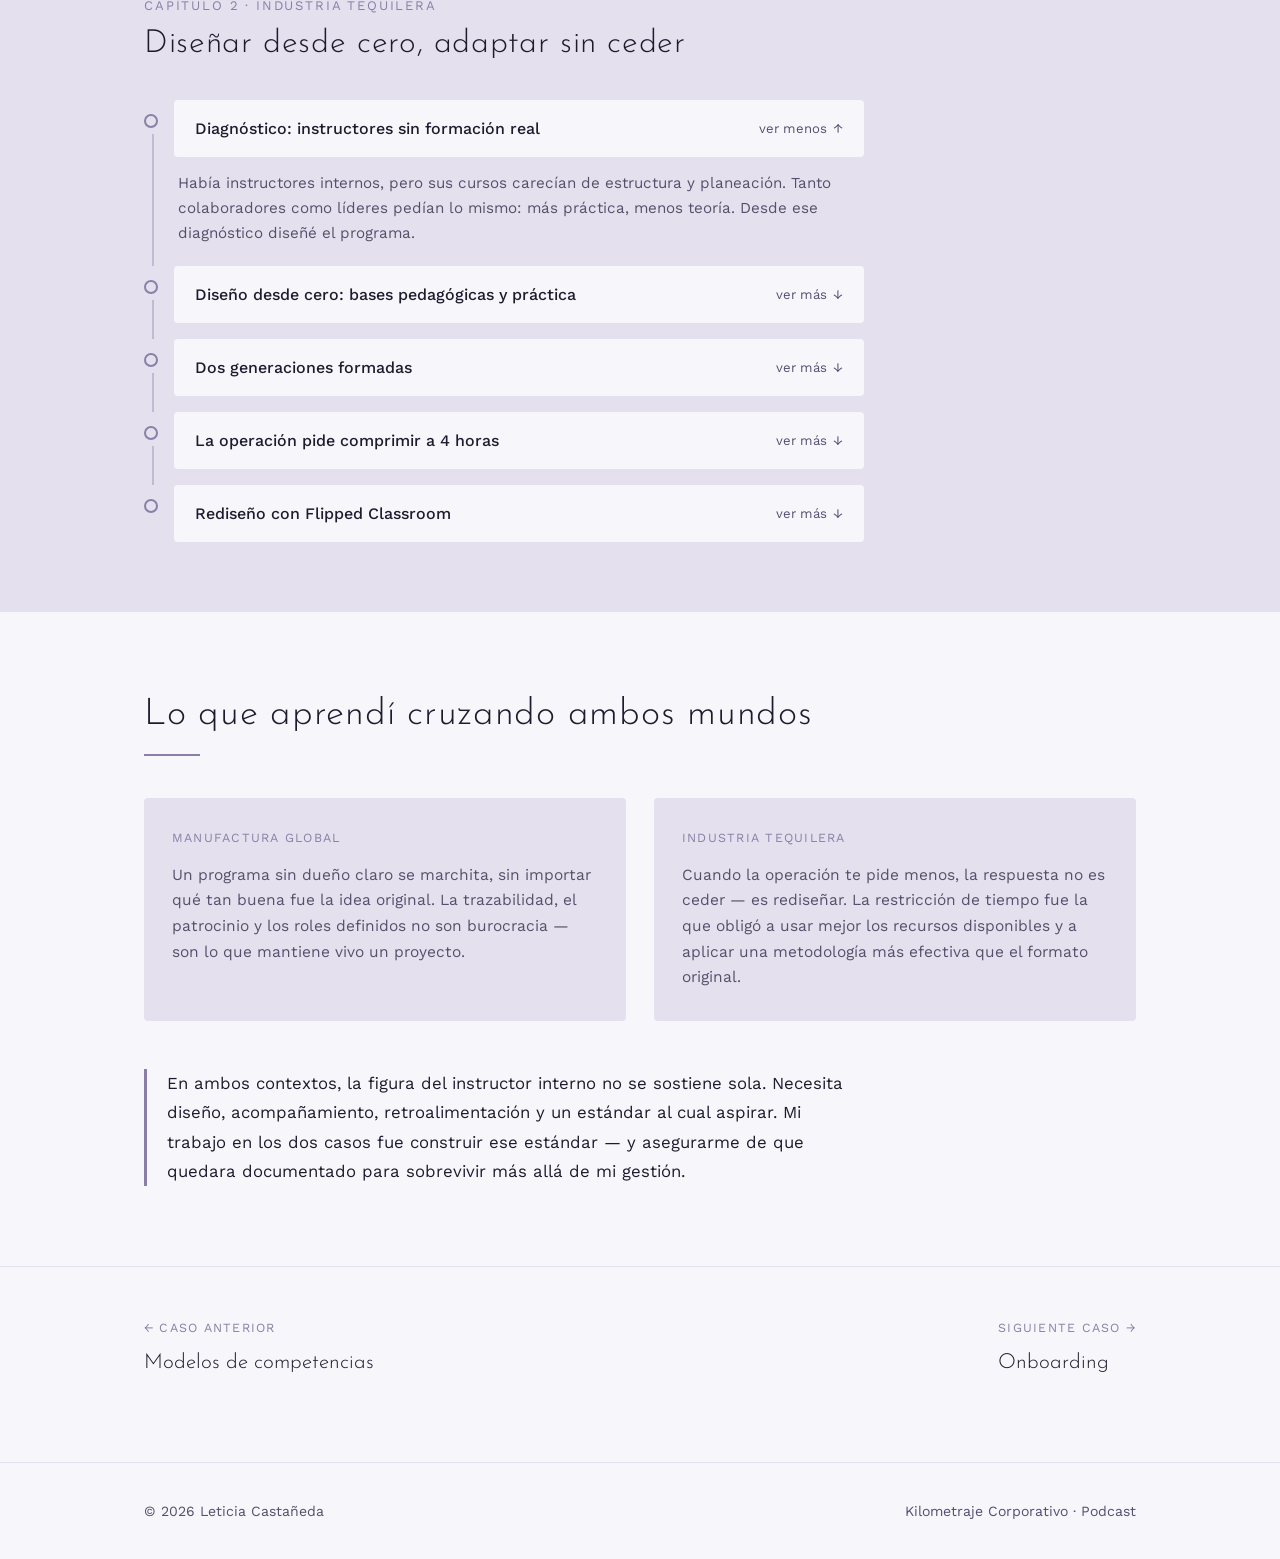
<file: instructores.html>
<!DOCTYPE html>
<html lang="es">
<head>
  <meta charset="UTF-8">
  <meta name="viewport" content="width=device-width, initial-scale=1.0">
  <title>Formación de instructores — Leticia Castañeda</title>
  <meta name="description" content="Caso de estudio: formación de instructores internos en manufactura global e industria tequilera — rescate, diseño desde cero y rediseño bajo restricción.">

  <link rel="preconnect" href="https://fonts.googleapis.com">
  <link rel="preconnect" href="https://fonts.gstatic.com" crossorigin>
  <link href="https://fonts.googleapis.com/css2?family=Josefin+Sans:wght@300;400&family=Work+Sans:wght@400;500&display=swap" rel="stylesheet">
  <link rel="stylesheet" href="styles.css">

  <style>
    .caso-hero { padding: 90px 0 60px; }

    .caso-cejilla {
      font-size: 0.82rem;
      letter-spacing: 0.2em;
      text-transform: uppercase;
      color: var(--acento);
      margin-bottom: 22px;
    }

    .caso-hero h1 {
      font-size: clamp(2rem, 5vw, 3rem);
      margin-bottom: 24px;
      max-width: 760px;
    }

    .caso-tesis {
      font-size: clamp(1.1rem, 2.4vw, 1.3rem);
      color: var(--tinta-suave);
      max-width: 680px;
      line-height: 1.65;
    }

    .meta-caso {
      display: flex;
      gap: 36px;
      flex-wrap: wrap;
      margin-top: 40px;
      padding-top: 32px;
      border-top: 1px solid var(--superficie);
    }

    .meta-item .meta-etiqueta {
      font-size: 0.76rem;
      letter-spacing: 0.1em;
      text-transform: uppercase;
      color: var(--acento);
      display: block;
      margin-bottom: 4px;
    }

    .meta-item .meta-valor {
      font-size: 0.95rem;
      color: var(--tinta);
    }

    /* ---------- Capítulos ---------- */

    .capitulo { padding: 70px 0; }
    .capitulo.fondo-suave { background: var(--superficie); }

    .capitulo-numero {
      font-size: 0.82rem;
      letter-spacing: 0.14em;
      text-transform: uppercase;
      color: var(--acento);
      margin-bottom: 6px;
    }

    .capitulo h2 {
      font-size: clamp(1.5rem, 3.4vw, 2rem);
      margin-bottom: 36px;
      max-width: 640px;
    }

    /* ---------- Timeline vertical ---------- */

    .timeline { position: relative; padding-left: 30px; max-width: 720px; }

    .paso-item { position: relative; }

    .paso-conector {
      position: absolute;
      left: -22px;
      top: 34px;
      width: 1.5px;
      background: var(--acento);
      opacity: 0.4;
    }

    .paso-punto {
      position: absolute;
      left: -30px;
      top: 14px;
      width: 14px;
      height: 14px;
      border-radius: 50%;
      background: var(--fondo);
      border: 2.5px solid var(--acento);
      z-index: 1;
    }

    .fondo-suave .paso-punto { background: var(--superficie); }

    .paso-boton {
      display: flex;
      align-items: center;
      justify-content: space-between;
      gap: 16px;
      width: 100%;
      text-align: left;
      background: #FFFFFF;
      border: 1px solid transparent;
      border-radius: 4px;
      cursor: pointer;
      padding: 18px 20px;
      font-family: var(--cuerpo);
      transition: border-color 0.2s;
    }

    .fondo-suave .paso-boton { background: var(--fondo); }
    .paso-boton:hover { border-color: var(--acento); }

    .paso-titulo {
      font-size: 1rem;
      font-weight: 500;
      color: var(--tinta);
    }

    .paso-accion {
      display: flex;
      align-items: center;
      gap: 6px;
      font-size: 0.82rem;
      color: var(--profundo);
      flex-shrink: 0;
      white-space: nowrap;
    }

    .paso-flecha {
      display: inline-block;
      transition: transform 0.2s;
    }

    .paso-panel {
      max-height: 0;
      overflow: hidden;
      transition: max-height 0.25s ease;
    }

    .paso-panel p {
      font-size: 0.95rem;
      line-height: 1.65;
      color: var(--tinta-suave);
      margin: 14px 4px 4px;
    }

    /* ---------- Cierre ---------- */

    .cierre { padding: 80px 0; }

    .cierre-grid {
      display: grid;
      grid-template-columns: repeat(2, 1fr);
      gap: 28px;
      margin: 40px 0 48px;
    }

    .cierre-tarjeta {
      background: var(--superficie);
      border-radius: 4px;
      padding: 30px 28px;
    }

    .cierre-tarjeta .cejilla-mini {
      font-size: 0.78rem;
      letter-spacing: 0.1em;
      text-transform: uppercase;
      color: var(--acento);
      margin-bottom: 14px;
    }

    .cierre-tarjeta p {
      font-size: 0.97rem;
      color: var(--tinta-suave);
      line-height: 1.65;
    }

    .cierre-reflexion {
      max-width: 700px;
      font-size: 1.05rem;
      line-height: 1.75;
      border-left: 3px solid var(--acento);
      padding-left: 20px;
    }

    /* ---------- Navegación entre casos ---------- */

    .nav-casos {
      padding: 50px 0 80px;
      border-top: 1px solid var(--superficie);
    }

    .nav-casos-inner {
      display: flex;
      justify-content: space-between;
      align-items: center;
      flex-wrap: wrap;
      gap: 24px;
    }

    .nav-caso-link {
      text-decoration: none;
      color: var(--tinta);
    }

    .nav-caso-link .etiqueta {
      font-size: 0.78rem;
      letter-spacing: 0.1em;
      text-transform: uppercase;
      color: var(--acento);
      display: block;
      margin-bottom: 6px;
    }

    .nav-caso-link .titulo-nav {
      font-family: var(--titulos);
      font-size: 1.3rem;
      font-weight: 300;
    }

    .nav-caso-link:hover .titulo-nav { color: var(--profundo); }

    /* ---------- Responsivo ---------- */

    @media (max-width: 760px) {
      .caso-hero { padding: 60px 0 40px; }
      .capitulo { padding: 50px 0; }
      .cierre-grid { grid-template-columns: 1fr; }
      .meta-caso { gap: 24px; }
      .nav-casos-inner { flex-direction: column; align-items: flex-start; }
    }
  
    .btn-idioma {
      font-family: var(--titulos);
      font-size: 0.78rem;
      letter-spacing: 0.12em;
      color: var(--tinta-suave);
      border: 1px solid var(--acento);
      border-radius: 2px;
      padding: 4px 10px;
      text-decoration: none;
      transition: background 0.2s, color 0.2s;
      white-space: nowrap;
    }
    .btn-idioma:hover {
      background: var(--acento);
      color: var(--fondo);
    }
  </style>
</head>
<body>

  <!-- ============ NAVEGACIÓN ============ -->
  <nav class="nav">
    <div class="nav-inner">
      <a class="marca" href="index.html">Leticia Castañeda</a>
      <ul class="nav-links">
        <li><a href="index.html#proyectos">Proyectos</a></li>
        <li><a href="sobre-mi.html">Sobre mí</a></li>
        <li><a href="index.html#contacto">Contacto</a></li>
      </ul>
      <a class="btn-idioma" href="en/instructores.html">EN</a>
    </div>
  </nav>

  <!-- ============ HERO ============ -->
  <header class="caso-hero">
    <div class="contenedor">
      <p class="caso-cejilla">Caso de estudio · Formación de instructores</p>
      <h1>Dos programas, una convicción</h1>
      <p class="caso-tesis">
        Que el conocimiento de una organización no dependa de una sola persona — esa es
        la promesa de un buen programa de instructores internos. En manufactura global
        lo aprendí rescatando un programa que se estaba marchitando. En la industria
        tequilera lo apliqué construyendo uno desde mi propio criterio pedagógico.
      </p>

      <div class="meta-caso">
        <div class="meta-item">
          <span class="meta-etiqueta">Industrias</span>
          <span class="meta-valor">Manufactura global · Industria tequilera</span>
        </div>
        <div class="meta-item">
          <span class="meta-etiqueta">Mi rol</span>
          <span class="meta-valor">Diseño instruccional · Gestión de programa · Facilitación</span>
        </div>
        <div class="meta-item">
          <span class="meta-etiqueta">Alcance</span>
          <span class="meta-valor">100+ instructores formados · Programa documentado institucionalmente</span>
        </div>
      </div>
    </div>
  </header>

  <!-- ============ CAPÍTULO 1 ============ -->
  <section class="capitulo">
    <div class="contenedor">
      <p class="capitulo-numero">Capítulo 1 · Manufactura global</p>
      <h2>De programa marchito a proyecto institucional</h2>
      <div class="timeline" id="timeline-1"></div>
    </div>
  </section>

  <!-- ============ CAPÍTULO 2 ============ -->
  <section class="capitulo fondo-suave">
    <div class="contenedor">
      <p class="capitulo-numero">Capítulo 2 · Industria tequilera</p>
      <h2>Diseñar desde cero, adaptar sin ceder</h2>
      <div class="timeline" id="timeline-2"></div>
    </div>
  </section>

  <!-- ============ CIERRE ============ -->
  <section class="cierre">
    <div class="contenedor">
      <h2 class="titulo-seccion">Lo que aprendí cruzando ambos mundos</h2>
      <hr class="linea">

      <div class="cierre-grid">
        <div class="cierre-tarjeta">
          <p class="cejilla-mini">Manufactura global</p>
          <p>Un programa sin dueño claro se marchita, sin importar qué tan buena fue la idea original. La trazabilidad, el patrocinio y los roles definidos no son burocracia — son lo que mantiene vivo un proyecto.</p>
        </div>
        <div class="cierre-tarjeta">
          <p class="cejilla-mini">Industria tequilera</p>
          <p>Cuando la operación te pide menos, la respuesta no es ceder — es rediseñar. La restricción de tiempo fue la que obligó a usar mejor los recursos disponibles y a aplicar una metodología más efectiva que el formato original.</p>
        </div>
      </div>

      <p class="cierre-reflexion">
        En ambos contextos, la figura del instructor interno no se sostiene sola. Necesita
        diseño, acompañamiento, retroalimentación y un estándar al cual aspirar. Mi trabajo
        en los dos casos fue construir ese estándar — y asegurarme de que quedara documentado
        para sobrevivir más allá de mi gestión.
      </p>
    </div>
  </section>

  <!-- ============ NAVEGACIÓN ENTRE CASOS ============ -->
  <section class="nav-casos">
    <div class="contenedor">
      <div class="nav-casos-inner">
        <a class="nav-caso-link" href="competencias.html">
          <span class="etiqueta">← Caso anterior</span>
          <span class="titulo-nav">Modelos de competencias</span>
        </a>
        <a class="nav-caso-link" href="onboarding.html">
          <span class="etiqueta">Siguiente caso →</span>
          <span class="titulo-nav">Onboarding</span>
        </a>
      </div>
    </div>
  </section>

  <!-- ============ PIE ============ -->
  <footer>
    <div class="pie-inner">
      <span>© 2026 Leticia Castañeda</span>
      <a href="https://open.spotify.com/show/7cbsrFc60LjgTQuLOnTyHB" target="_blank" rel="noopener">Kilometraje Corporativo · Podcast</a>
    </div>
  </footer>

  <!-- ============ LÓGICA INTERACTIVA ============ -->
  <script>
    const datos = {
      "timeline-1": [
        {
          titulo: "Programa heredado sin contexto",
          detalle: "En mi primer trimestre me pasaron una presentación para 'actualizarla', sin más explicación. Solo al abrirla descubrí que era una formación de instructores internos. La actualicé, la facilité en una sede, y sin que nadie me lo explicara formalmente, el programa quedó a mi cargo."
        },
        {
          titulo: "Investigación del origen y diagnóstico",
          detalle: "Cuando el gerente empezó a cobrarme métricas y eventos de premiación que yo no sabía que existían, comencé a investigar. Encontré un procedimiento que documentaba más de veinte personas que lo habían gestionado a lo largo de los años. El programa existía, pero nadie lo gestionaba con claridad: la figura del SME había desaparecido y el área de Capacitación había perdido participación activa."
        },
        {
          titulo: "Reconstrucción del proceso y roles",
          detalle: "Actualicé el proceso documentado, redefiní roles (instructores, líderes de área, Capacitación y Desarrollo) y aclaré alcances y perfiles. El programa pasó de ser algo incomprendido a tener trazabilidad, métricas y registro formal de cursos internos."
        },
        {
          titulo: "Patrocinio de liderazgo y sistema de puntos",
          detalle: "Reactivé el sistema de compensación con escalas actualizadas y presupuesto negociado. Conseguí el patrocinio activo de los líderes de área — sin eso, ningún programa de instructores sobrevive. En cuatro años de gestión: más de cien colaboradores formados e intervención en todas las áreas de la operación."
        },
        {
          titulo: "English Conversation Club: expansión propia",
          detalle: "Propuse y diseñé el English Conversation Club para impulsar a colaboradores que por pena no hablaban inglés en una empresa trasnacional. Desarrollé la metodología, el diagnóstico para seleccionar participantes e instructores, y el train the trainers de los facilitadores. Funcionó tan bien que se documentó como extensión oficial en el procedimiento institucional de instructores internos."
        }
      ],
      "timeline-2": [
        {
          titulo: "Diagnóstico: instructores sin formación real",
          detalle: "Había instructores internos, pero sus cursos carecían de estructura y planeación. Tanto colaboradores como líderes pedían lo mismo: más práctica, menos teoría. Desde ese diagnóstico diseñé el programa."
        },
        {
          titulo: "Diseño desde cero: bases pedagógicas y práctica",
          detalle: "Enseñé desde las bases del proceso enseñanza-aprendizaje hasta criterios de planeación educativa y manejo de grupo. Veinte horas de formación más el tiempo de implementación del curso propio de cada instructor, con retroalimentación del grupo como herramienta central de aprendizaje."
        },
        {
          titulo: "Dos generaciones formadas",
          detalle: "Las dos primeras generaciones — cerca de cuarenta personas — salieron bien preparadas. Una de las instructoras compartió que había desarrollado la capacidad de identificar cuándo un curso está bien planeado y cuándo no. Eso es metacognición aplicada: el resultado más sofisticado que puede lograr una formación de instructores."
        },
        {
          titulo: "La operación pide comprimir a 4 horas",
          detalle: "Reestructuras internas y tiempos más ajustados llevaron a que la dirección pidiera reducir el programa a cuatro horas para cuatro grupos simultáneos. Cuatro horas no forman a nadie — había que encontrar otra salida."
        },
        {
          titulo: "Rediseño con Flipped Classroom",
          detalle: "En lugar de ceder, rediseñé bajo metodología Flipped Classroom: contenido teórico asignado vía LinkedIn Learning (licencias ya pagadas y subutilizadas), trabajo en equipo previo a cada sesión, y tiempo presencial dedicado exclusivamente a práctica y retroalimentación grupal. Esta nueva modalidad llegó a 40 participantes en la versión final del programa."
        }
      ]
    };

    function construirTimeline(contenedorId, pasos) {
      const cont = document.getElementById(contenedorId);
      pasos.forEach(function(p, i) {
        const esUltimo = i === pasos.length - 1;
        const item = document.createElement("div");
        item.className = "paso-item";
        item.style.marginBottom = esUltimo ? "0" : "16px";

        item.innerHTML =
          (!esUltimo ? '<div class="paso-conector" style="bottom:-16px;"></div>' : '') +
          '<div class="paso-punto"></div>' +
          '<button class="paso-boton" data-cont="' + contenedorId + '" data-i="' + i + '">' +
            '<span class="paso-titulo">' + p.titulo + '</span>' +
            '<span class="paso-accion">' +
              '<span class="palabra-accion" data-cont="' + contenedorId + '" data-i="' + i + '">ver más</span>' +
              '<span class="paso-flecha flecha-accion" data-cont="' + contenedorId + '" data-i="' + i + '">↓</span>' +
            '</span>' +
          '</button>' +
          '<div class="paso-panel panel-detalle" data-cont="' + contenedorId + '" data-i="' + i + '">' +
            '<p>' + p.detalle + '</p>' +
          '</div>';

        cont.appendChild(item);
      });
    }

    function alternarPaso(contId, i) {
      const panel = document.querySelector('.panel-detalle[data-cont="' + contId + '"][data-i="' + i + '"]');
      const flecha = document.querySelector('.flecha-accion[data-cont="' + contId + '"][data-i="' + i + '"]');
      const palabra = document.querySelector('.palabra-accion[data-cont="' + contId + '"][data-i="' + i + '"]');
      const abierto = panel.style.maxHeight && panel.style.maxHeight !== "0px";
      if (abierto) {
        panel.style.maxHeight = "0px";
        flecha.style.transform = "rotate(0deg)";
        palabra.textContent = "ver más";
      } else {
        panel.style.maxHeight = panel.scrollHeight + 40 + "px";
        flecha.style.transform = "rotate(180deg)";
        palabra.textContent = "ver menos";
      }
    }

    construirTimeline("timeline-1", datos["timeline-1"]);
    construirTimeline("timeline-2", datos["timeline-2"]);

    document.querySelectorAll(".paso-boton").forEach(function(btn) {
      btn.addEventListener("click", function() {
        alternarPaso(this.dataset.cont, this.dataset.i);
      });
    });

    setTimeout(function() {
      alternarPaso("timeline-1", "0");
      alternarPaso("timeline-2", "0");
    }, 50);
  </script>

</body>
</html>
</file>
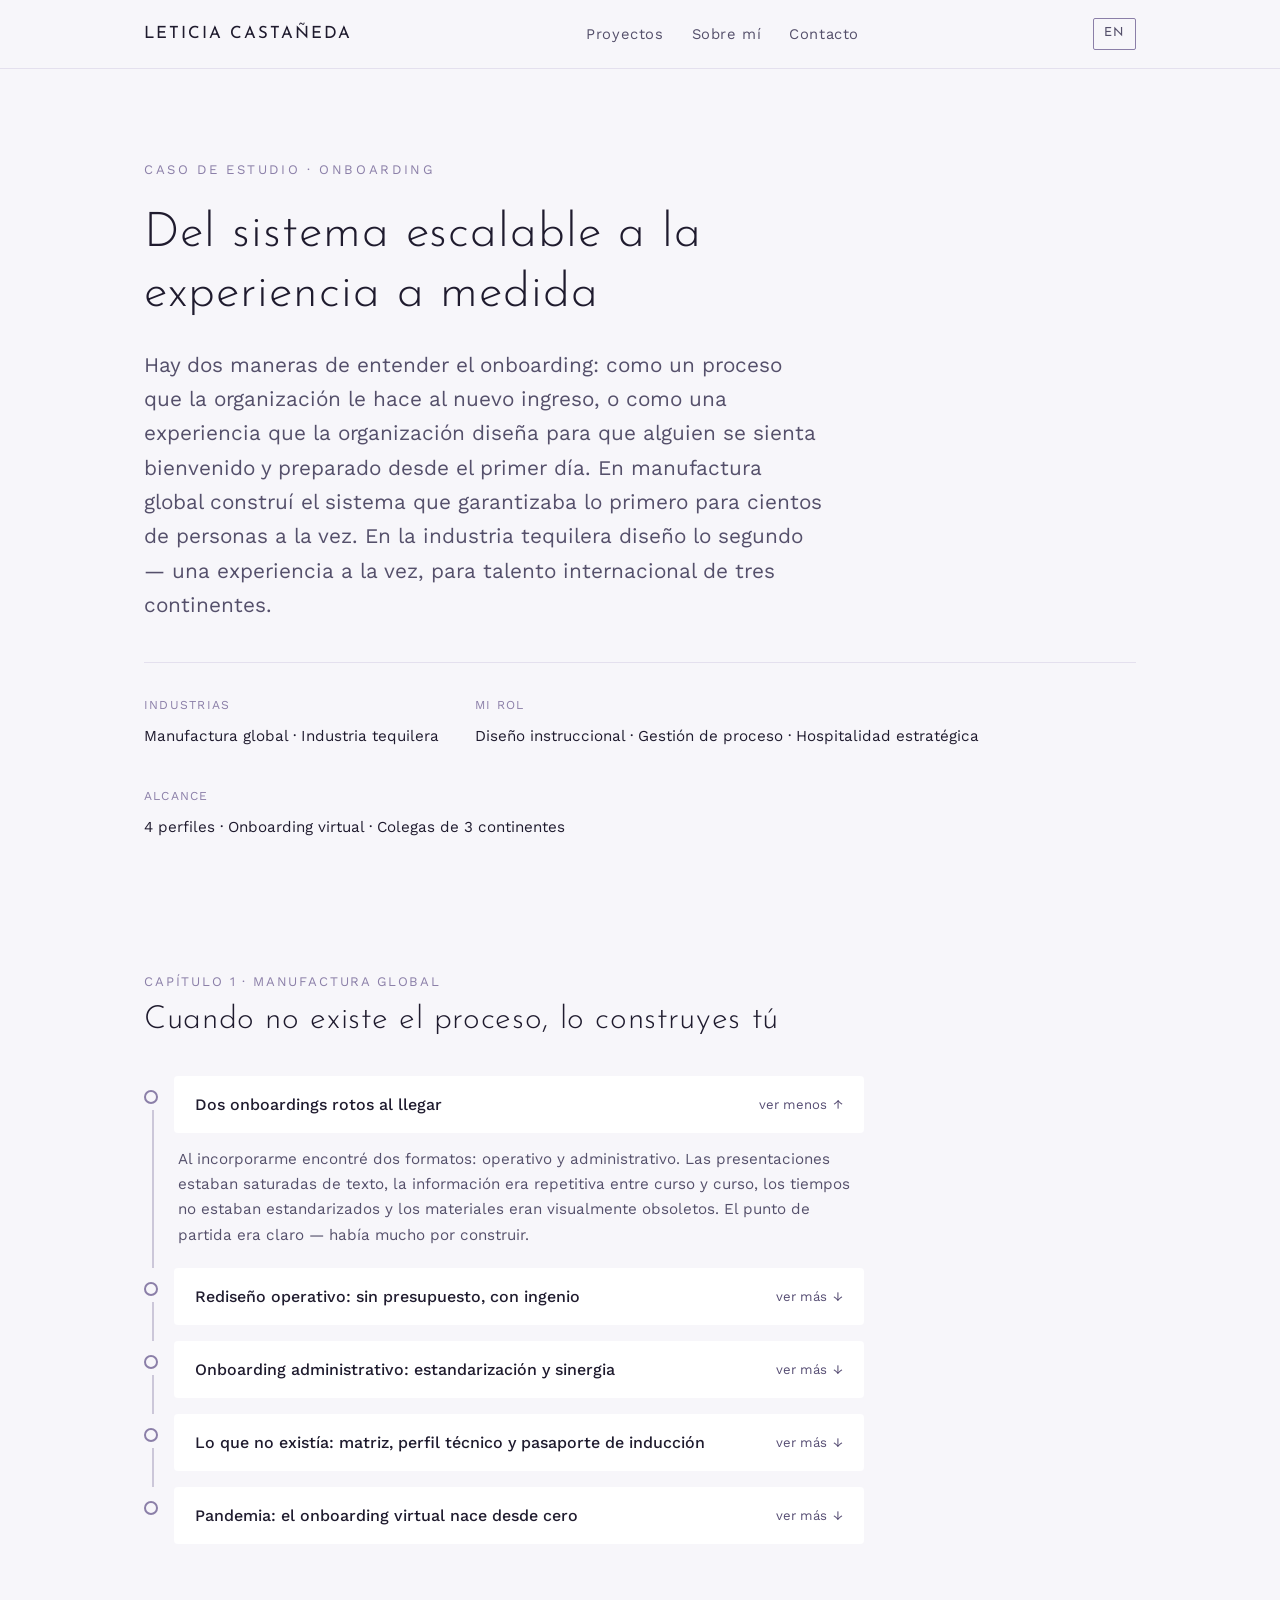
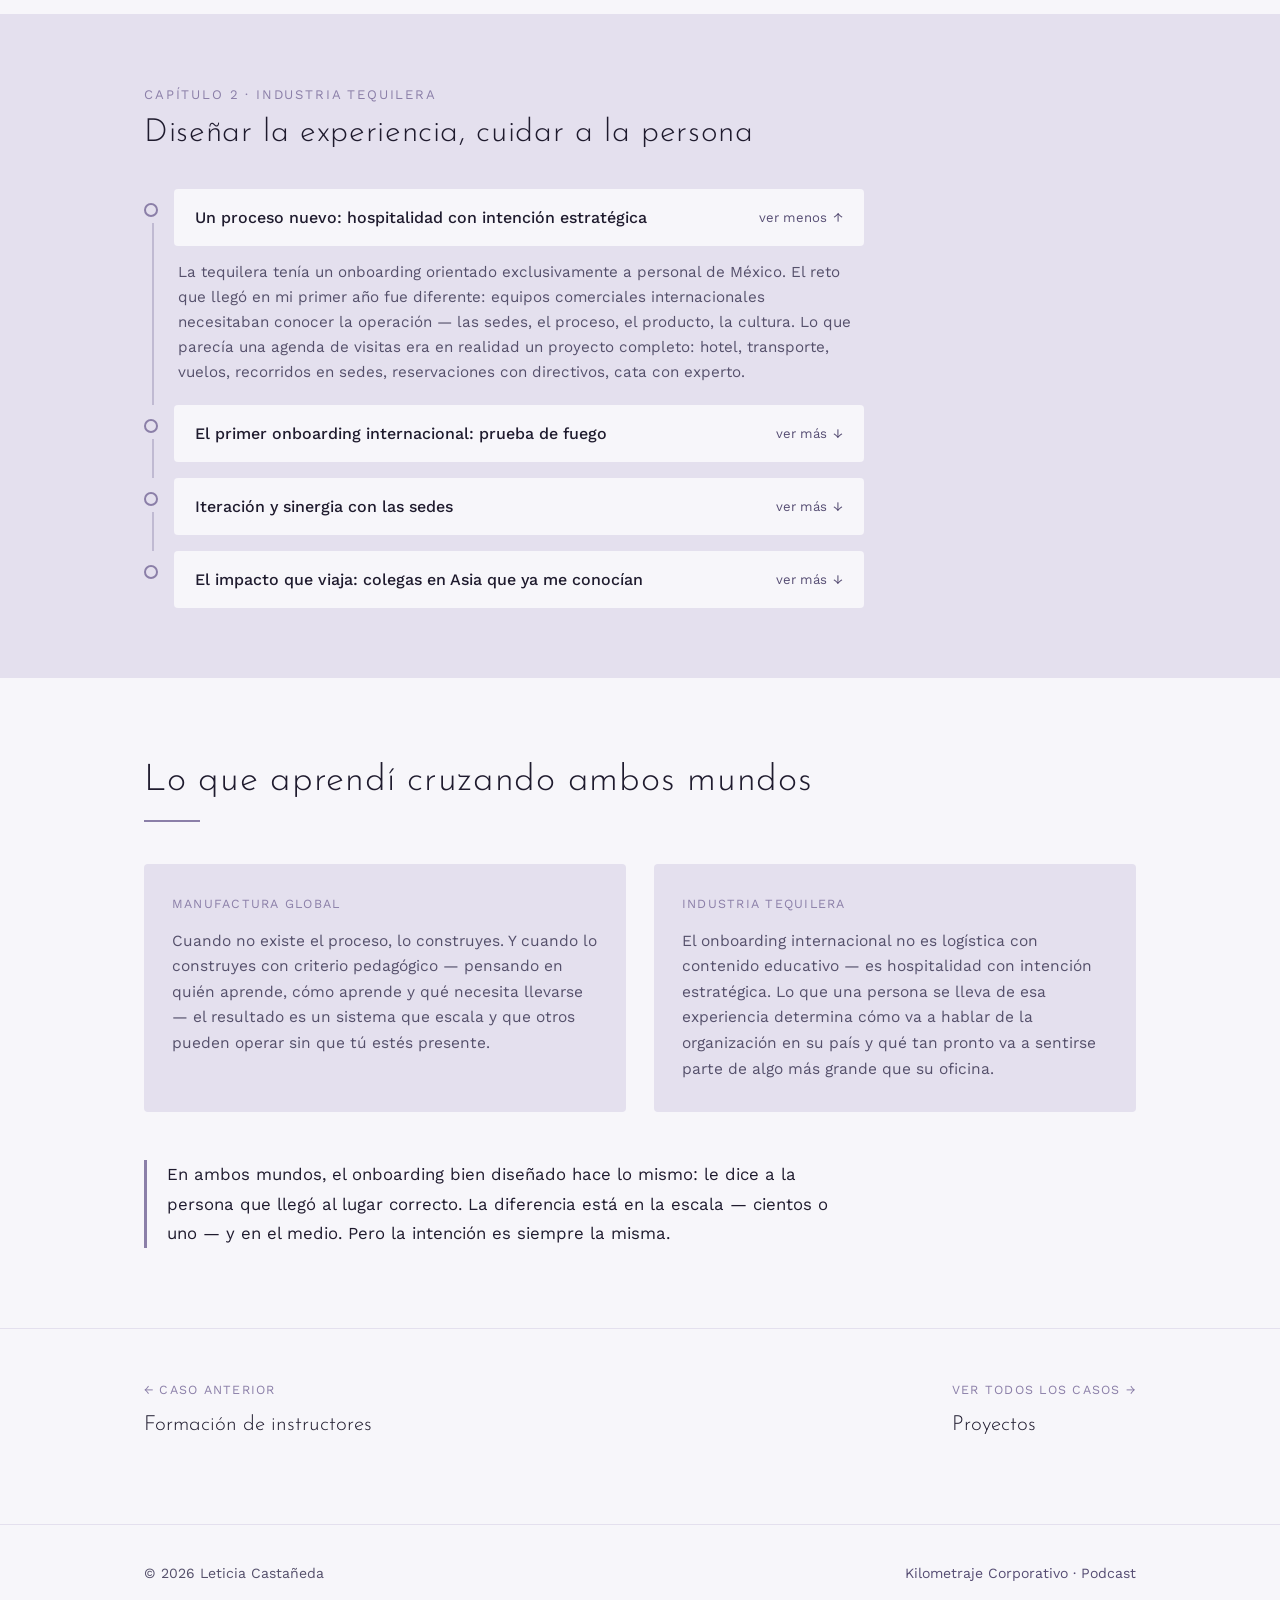
<file: onboarding.html>
<!DOCTYPE html>
<html lang="es">
<head>
  <meta charset="UTF-8">
  <meta name="viewport" content="width=device-width, initial-scale=1.0">
  <title>Onboarding — Leticia Castañeda</title>
  <meta name="description" content="Caso de estudio: onboarding en manufactura global e industria tequilera — del sistema escalable a la experiencia a medida.">

  <link rel="preconnect" href="https://fonts.googleapis.com">
  <link rel="preconnect" href="https://fonts.gstatic.com" crossorigin>
  <link href="https://fonts.googleapis.com/css2?family=Josefin+Sans:wght@300;400&family=Work+Sans:wght@400;500&display=swap" rel="stylesheet">
  <link rel="stylesheet" href="styles.css">

  <style>
    .caso-hero { padding: 90px 0 60px; }

    .caso-cejilla {
      font-size: 0.82rem;
      letter-spacing: 0.2em;
      text-transform: uppercase;
      color: var(--acento);
      margin-bottom: 22px;
    }

    .caso-hero h1 {
      font-size: clamp(2rem, 5vw, 3rem);
      margin-bottom: 24px;
      max-width: 760px;
    }

    .caso-tesis {
      font-size: clamp(1.1rem, 2.4vw, 1.3rem);
      color: var(--tinta-suave);
      max-width: 680px;
      line-height: 1.65;
    }

    .meta-caso {
      display: flex;
      gap: 36px;
      flex-wrap: wrap;
      margin-top: 40px;
      padding-top: 32px;
      border-top: 1px solid var(--superficie);
    }

    .meta-item .meta-etiqueta {
      font-size: 0.76rem;
      letter-spacing: 0.1em;
      text-transform: uppercase;
      color: var(--acento);
      display: block;
      margin-bottom: 4px;
    }

    .meta-item .meta-valor {
      font-size: 0.95rem;
      color: var(--tinta);
    }

    /* ---------- Capítulos ---------- */

    .capitulo { padding: 70px 0; }
    .capitulo.fondo-suave { background: var(--superficie); }

    .capitulo-numero {
      font-size: 0.82rem;
      letter-spacing: 0.14em;
      text-transform: uppercase;
      color: var(--acento);
      margin-bottom: 6px;
    }

    .capitulo h2 {
      font-size: clamp(1.5rem, 3.4vw, 2rem);
      margin-bottom: 36px;
      max-width: 640px;
    }

    /* ---------- Timeline vertical ---------- */

    .timeline { position: relative; padding-left: 30px; max-width: 720px; }

    .paso-item { position: relative; }

    .paso-conector {
      position: absolute;
      left: -22px;
      top: 34px;
      width: 1.5px;
      background: var(--acento);
      opacity: 0.4;
    }

    .paso-punto {
      position: absolute;
      left: -30px;
      top: 14px;
      width: 14px;
      height: 14px;
      border-radius: 50%;
      background: var(--fondo);
      border: 2.5px solid var(--acento);
      z-index: 1;
    }

    .fondo-suave .paso-punto { background: var(--superficie); }

    .paso-boton {
      display: flex;
      align-items: center;
      justify-content: space-between;
      gap: 16px;
      width: 100%;
      text-align: left;
      background: #FFFFFF;
      border: 1px solid transparent;
      border-radius: 4px;
      cursor: pointer;
      padding: 18px 20px;
      font-family: var(--cuerpo);
      transition: border-color 0.2s;
    }

    .fondo-suave .paso-boton { background: var(--fondo); }
    .paso-boton:hover { border-color: var(--acento); }

    .paso-titulo {
      font-size: 1rem;
      font-weight: 500;
      color: var(--tinta);
    }

    .paso-accion {
      display: flex;
      align-items: center;
      gap: 6px;
      font-size: 0.82rem;
      color: var(--profundo);
      flex-shrink: 0;
      white-space: nowrap;
    }

    .paso-flecha {
      display: inline-block;
      transition: transform 0.2s;
    }

    .paso-panel {
      max-height: 0;
      overflow: hidden;
      transition: max-height 0.25s ease;
    }

    .paso-panel p {
      font-size: 0.95rem;
      line-height: 1.65;
      color: var(--tinta-suave);
      margin: 14px 4px 4px;
    }

    /* ---------- Cierre ---------- */

    .cierre { padding: 80px 0; }

    .cierre-grid {
      display: grid;
      grid-template-columns: repeat(2, 1fr);
      gap: 28px;
      margin: 40px 0 48px;
    }

    .cierre-tarjeta {
      background: var(--superficie);
      border-radius: 4px;
      padding: 30px 28px;
    }

    .cierre-tarjeta .cejilla-mini {
      font-size: 0.78rem;
      letter-spacing: 0.1em;
      text-transform: uppercase;
      color: var(--acento);
      margin-bottom: 14px;
    }

    .cierre-tarjeta p {
      font-size: 0.97rem;
      color: var(--tinta-suave);
      line-height: 1.65;
    }

    .cierre-reflexion {
      max-width: 700px;
      font-size: 1.05rem;
      line-height: 1.75;
      border-left: 3px solid var(--acento);
      padding-left: 20px;
    }

    /* ---------- Navegación entre casos ---------- */

    .nav-casos {
      padding: 50px 0 80px;
      border-top: 1px solid var(--superficie);
    }

    .nav-casos-inner {
      display: flex;
      justify-content: space-between;
      align-items: center;
      flex-wrap: wrap;
      gap: 24px;
    }

    .nav-caso-link {
      text-decoration: none;
      color: var(--tinta);
    }

    .nav-caso-link .etiqueta {
      font-size: 0.78rem;
      letter-spacing: 0.1em;
      text-transform: uppercase;
      color: var(--acento);
      display: block;
      margin-bottom: 6px;
    }

    .nav-caso-link .titulo-nav {
      font-family: var(--titulos);
      font-size: 1.3rem;
      font-weight: 300;
    }

    .nav-caso-link:hover .titulo-nav { color: var(--profundo); }

    /* ---------- Responsivo ---------- */

    @media (max-width: 760px) {
      .caso-hero { padding: 60px 0 40px; }
      .capitulo { padding: 50px 0; }
      .cierre-grid { grid-template-columns: 1fr; }
      .meta-caso { gap: 24px; }
      .nav-casos-inner { flex-direction: column; align-items: flex-start; }
    }
  
    .btn-idioma {
      font-family: var(--titulos);
      font-size: 0.78rem;
      letter-spacing: 0.12em;
      color: var(--tinta-suave);
      border: 1px solid var(--acento);
      border-radius: 2px;
      padding: 4px 10px;
      text-decoration: none;
      transition: background 0.2s, color 0.2s;
      white-space: nowrap;
    }
    .btn-idioma:hover {
      background: var(--acento);
      color: var(--fondo);
    }
  </style>
</head>
<body>

  <!-- ============ NAVEGACIÓN ============ -->
  <nav class="nav">
    <div class="nav-inner">
      <a class="marca" href="index.html">Leticia Castañeda</a>
      <ul class="nav-links">
        <li><a href="index.html#proyectos">Proyectos</a></li>
        <li><a href="sobre-mi.html">Sobre mí</a></li>
        <li><a href="index.html#contacto">Contacto</a></li>
      </ul>
      <a class="btn-idioma" href="en/onboarding.html">EN</a>
    </div>
  </nav>

  <!-- ============ HERO ============ -->
  <header class="caso-hero">
    <div class="contenedor">
      <p class="caso-cejilla">Caso de estudio · Onboarding</p>
      <h1>Del sistema escalable a la experiencia a medida</h1>
      <p class="caso-tesis">
        Hay dos maneras de entender el onboarding: como un proceso que la organización
        le hace al nuevo ingreso, o como una experiencia que la organización diseña para
        que alguien se sienta bienvenido y preparado desde el primer día. En manufactura
        global construí el sistema que garantizaba lo primero para cientos de personas
        a la vez. En la industria tequilera diseño lo segundo — una experiencia a la vez,
        para talento internacional de tres continentes.
      </p>

      <div class="meta-caso">
        <div class="meta-item">
          <span class="meta-etiqueta">Industrias</span>
          <span class="meta-valor">Manufactura global · Industria tequilera</span>
        </div>
        <div class="meta-item">
          <span class="meta-etiqueta">Mi rol</span>
          <span class="meta-valor">Diseño instruccional · Gestión de proceso · Hospitalidad estratégica</span>
        </div>
        <div class="meta-item">
          <span class="meta-etiqueta">Alcance</span>
          <span class="meta-valor">4 perfiles · Onboarding virtual · Colegas de 3 continentes</span>
        </div>
      </div>
    </div>
  </header>

  <!-- ============ CAPÍTULO 1 ============ -->
  <section class="capitulo">
    <div class="contenedor">
      <p class="capitulo-numero">Capítulo 1 · Manufactura global</p>
      <h2>Cuando no existe el proceso, lo construyes tú</h2>
      <div class="timeline" id="timeline-1"></div>
    </div>
  </section>

  <!-- ============ CAPÍTULO 2 ============ -->
  <section class="capitulo fondo-suave">
    <div class="contenedor">
      <p class="capitulo-numero">Capítulo 2 · Industria tequilera</p>
      <h2>Diseñar la experiencia, cuidar a la persona</h2>
      <div class="timeline" id="timeline-2"></div>
    </div>
  </section>

  <!-- ============ CIERRE ============ -->
  <section class="cierre">
    <div class="contenedor">
      <h2 class="titulo-seccion">Lo que aprendí cruzando ambos mundos</h2>
      <hr class="linea">

      <div class="cierre-grid">
        <div class="cierre-tarjeta">
          <p class="cejilla-mini">Manufactura global</p>
          <p>Cuando no existe el proceso, lo construyes. Y cuando lo construyes con criterio pedagógico — pensando en quién aprende, cómo aprende y qué necesita llevarse — el resultado es un sistema que escala y que otros pueden operar sin que tú estés presente.</p>
        </div>
        <div class="cierre-tarjeta">
          <p class="cejilla-mini">Industria tequilera</p>
          <p>El onboarding internacional no es logística con contenido educativo — es hospitalidad con intención estratégica. Lo que una persona se lleva de esa experiencia determina cómo va a hablar de la organización en su país y qué tan pronto va a sentirse parte de algo más grande que su oficina.</p>
        </div>
      </div>

      <p class="cierre-reflexion">
        En ambos mundos, el onboarding bien diseñado hace lo mismo: le dice a la persona
        que llegó al lugar correcto. La diferencia está en la escala — cientos o uno — y
        en el medio. Pero la intención es siempre la misma.
      </p>
    </div>
  </section>

  <!-- ============ NAVEGACIÓN ENTRE CASOS ============ -->
  <section class="nav-casos">
    <div class="contenedor">
      <div class="nav-casos-inner">
        <a class="nav-caso-link" href="instructores.html">
          <span class="etiqueta">← Caso anterior</span>
          <span class="titulo-nav">Formación de instructores</span>
        </a>
        <a class="nav-caso-link" href="index.html#proyectos">
          <span class="etiqueta">Ver todos los casos →</span>
          <span class="titulo-nav">Proyectos</span>
        </a>
      </div>
    </div>
  </section>

  <!-- ============ PIE ============ -->
  <footer>
    <div class="pie-inner">
      <span>© 2026 Leticia Castañeda</span>
      <a href="https://open.spotify.com/show/7cbsrFc60LjgTQuLOnTyHB" target="_blank" rel="noopener">Kilometraje Corporativo · Podcast</a>
    </div>
  </footer>

  <!-- ============ LÓGICA INTERACTIVA ============ -->
  <script>
    const datos = {
      "timeline-1": [
        {
          titulo: "Dos onboardings rotos al llegar",
          detalle: "Al incorporarme encontré dos formatos: operativo y administrativo. Las presentaciones estaban saturadas de texto, la información era repetitiva entre curso y curso, los tiempos no estaban estandarizados y los materiales eran visualmente obsoletos. El punto de partida era claro — había mucho por construir."
        },
        {
          titulo: "Rediseño operativo: sin presupuesto, con ingenio",
          detalle: "El onboarding operativo tenía un reto adicional: contratación masiva donde no todos los participantes tenían educación básica concluida. Rediseñé toda la agenda priorizando recursos visuales y auditivos. Sin presupuesto para herramientas externas, produje videos instruccionales con plataformas gratuitas y, con el equipo de diseño industrial interno, desarrollé un set de loterías para que los nuevos ingresos identificaran normas y regulaciones de forma lúdica. Nadie lo había hecho antes."
        },
        {
          titulo: "Onboarding administrativo: estandarización y sinergia",
          detalle: "Los SMEs de otras áreas que facilitaban sesiones no tenían material pulido ni estructura clara. Intervine con cada uno para mejorar sus cursos. Estandaricé la agenda para que, sin importar en qué sede se viviera el onboarding, los tiempos y contenidos fueran los mismos. Establecí un calendario de roles para que cada departamento supiera exactamente cuándo le tocaba facilitar."
        },
        {
          titulo: "Lo que no existía: matriz, perfil técnico y pasaporte de inducción",
          detalle: "Fui la primera en documentar una matriz de onboarding que aclaraba temas, alcances y responsabilidades de todos los perfiles. Cuando surgió la necesidad de un tercer perfil — el técnico — diseñé su agenda y la integré a la misma matriz. También creé el pasaporte de inducción: un documento físico con apariencia de pasaporte, checklist de actividades clave y firmas de cierre del nuevo ingreso y su líder, que convirtió un seguimiento administrativo en algo lúdico y con métricas reales."
        },
        {
          titulo: "Pandemia: el onboarding virtual nace desde cero",
          detalle: "Cuando llegó la pandemia no había antecedente en la empresa de cómo recibir nuevos ingresos de forma remota — y las contrataciones no se detuvieron. Diseñé y consolidé el formato de onboarding virtual desde cero, en medio de la incertidumbre. La estrategia se incorporó durante todo el tiempo de pandemia y se quedó como alternativa permanente para casos especiales."
        }
      ],
      "timeline-2": [
        {
          titulo: "Un proceso nuevo: hospitalidad con intención estratégica",
          detalle: "La tequilera tenía un onboarding orientado exclusivamente a personal de México. El reto que llegó en mi primer año fue diferente: equipos comerciales internacionales necesitaban conocer la operación — las sedes, el proceso, el producto, la cultura. Lo que parecía una agenda de visitas era en realidad un proyecto completo: hotel, transporte, vuelos, recorridos en sedes, reservaciones con directivos, cata con experto."
        },
        {
          titulo: "El primer onboarding internacional: prueba de fuego",
          detalle: "En plena visita me reportaron a un colega hospitalizado. Estuve dividida durante todo el recorrido — atendiendo la situación médica en paralelo, fungiendo como intérprete en las sedes, asegurándome de que el grupo viviera la experiencia que habían venido a vivir. Salimos adelante. Lo primero que hice al terminar fue documentar un protocolo de atención médica para que ningún onboarding futuro quedara sin ese respaldo."
        },
        {
          titulo: "Iteración y sinergia con las sedes",
          detalle: "Cada visita trajo ajustes: optimización de traslados, mejor uso del tiempo en sedes, coordinación cada vez más fluida con los líderes de planta. Lo que empezó como un proceso nuevo se fue convirtiendo en algo que las sedes ya esperaban y para el que se preparaban con genuino entusiasmo."
        },
        {
          titulo: "El impacto que viaja: colegas en Asia que ya me conocían",
          detalle: "Los colegas internacionales regresaban a sus países contando lo que habían vivido en México. La señal de que algo funcionó llegó cuando una colega de Asia, al conocerme en persona, me dijo que ya sabía quién era yo — sus compañeros le habían hablado de mí. Que se habían sentido cuidados. Como si tuvieran una hermana mayor en Guadalajara."
        }
      ]
    };

    function construirTimeline(contenedorId, pasos) {
      const cont = document.getElementById(contenedorId);
      pasos.forEach(function(p, i) {
        const esUltimo = i === pasos.length - 1;
        const item = document.createElement("div");
        item.className = "paso-item";
        item.style.marginBottom = esUltimo ? "0" : "16px";

        item.innerHTML =
          (!esUltimo ? '<div class="paso-conector" style="bottom:-16px;"></div>' : '') +
          '<div class="paso-punto"></div>' +
          '<button class="paso-boton" data-cont="' + contenedorId + '" data-i="' + i + '">' +
            '<span class="paso-titulo">' + p.titulo + '</span>' +
            '<span class="paso-accion">' +
              '<span class="palabra-accion" data-cont="' + contenedorId + '" data-i="' + i + '">ver más</span>' +
              '<span class="paso-flecha flecha-accion" data-cont="' + contenedorId + '" data-i="' + i + '">↓</span>' +
            '</span>' +
          '</button>' +
          '<div class="paso-panel panel-detalle" data-cont="' + contenedorId + '" data-i="' + i + '">' +
            '<p>' + p.detalle + '</p>' +
          '</div>';

        cont.appendChild(item);
      });
    }

    function alternarPaso(contId, i) {
      const panel = document.querySelector('.panel-detalle[data-cont="' + contId + '"][data-i="' + i + '"]');
      const flecha = document.querySelector('.flecha-accion[data-cont="' + contId + '"][data-i="' + i + '"]');
      const palabra = document.querySelector('.palabra-accion[data-cont="' + contId + '"][data-i="' + i + '"]');
      const abierto = panel.style.maxHeight && panel.style.maxHeight !== "0px";
      if (abierto) {
        panel.style.maxHeight = "0px";
        flecha.style.transform = "rotate(0deg)";
        palabra.textContent = "ver más";
      } else {
        panel.style.maxHeight = panel.scrollHeight + 40 + "px";
        flecha.style.transform = "rotate(180deg)";
        palabra.textContent = "ver menos";
      }
    }

    construirTimeline("timeline-1", datos["timeline-1"]);
    construirTimeline("timeline-2", datos["timeline-2"]);

    document.querySelectorAll(".paso-boton").forEach(function(btn) {
      btn.addEventListener("click", function() {
        alternarPaso(this.dataset.cont, this.dataset.i);
      });
    });

    setTimeout(function() {
      alternarPaso("timeline-1", "0");
      alternarPaso("timeline-2", "0");
    }, 50);
  </script>

</body>
</html>
</file>
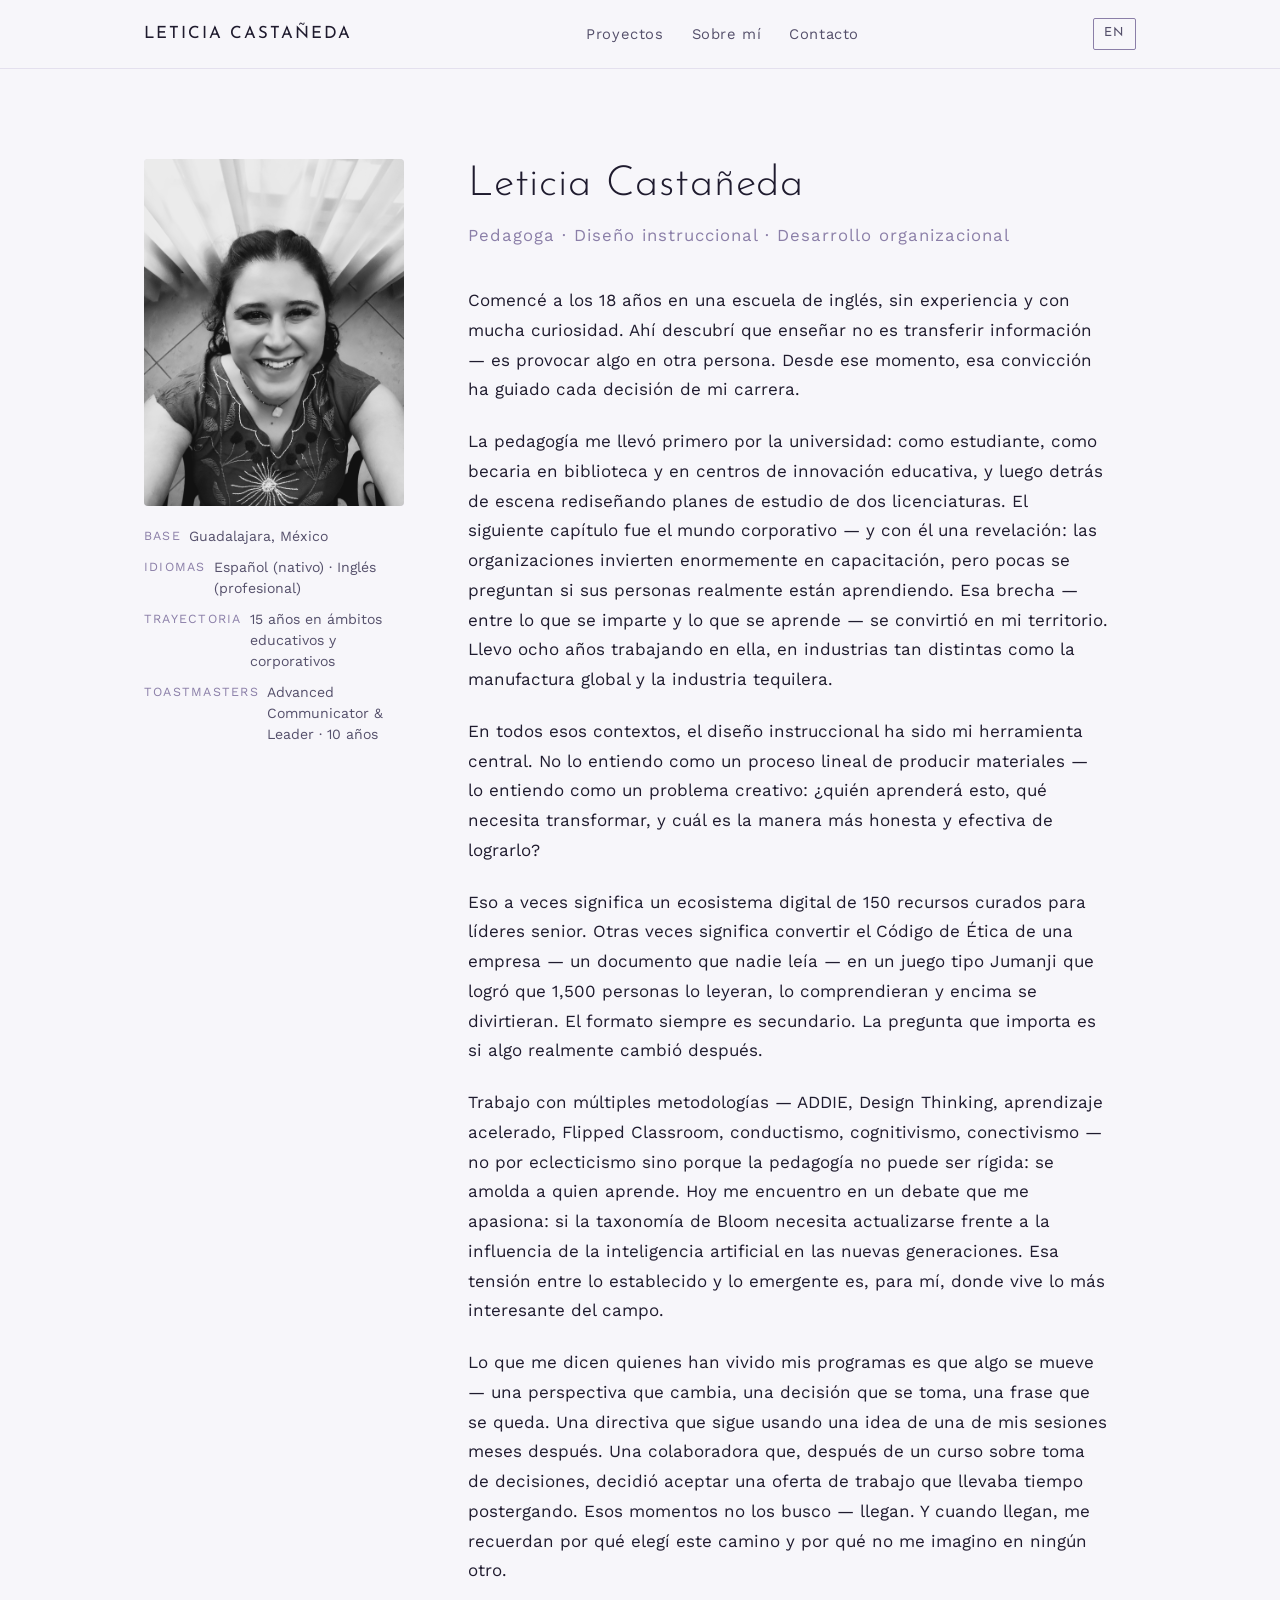
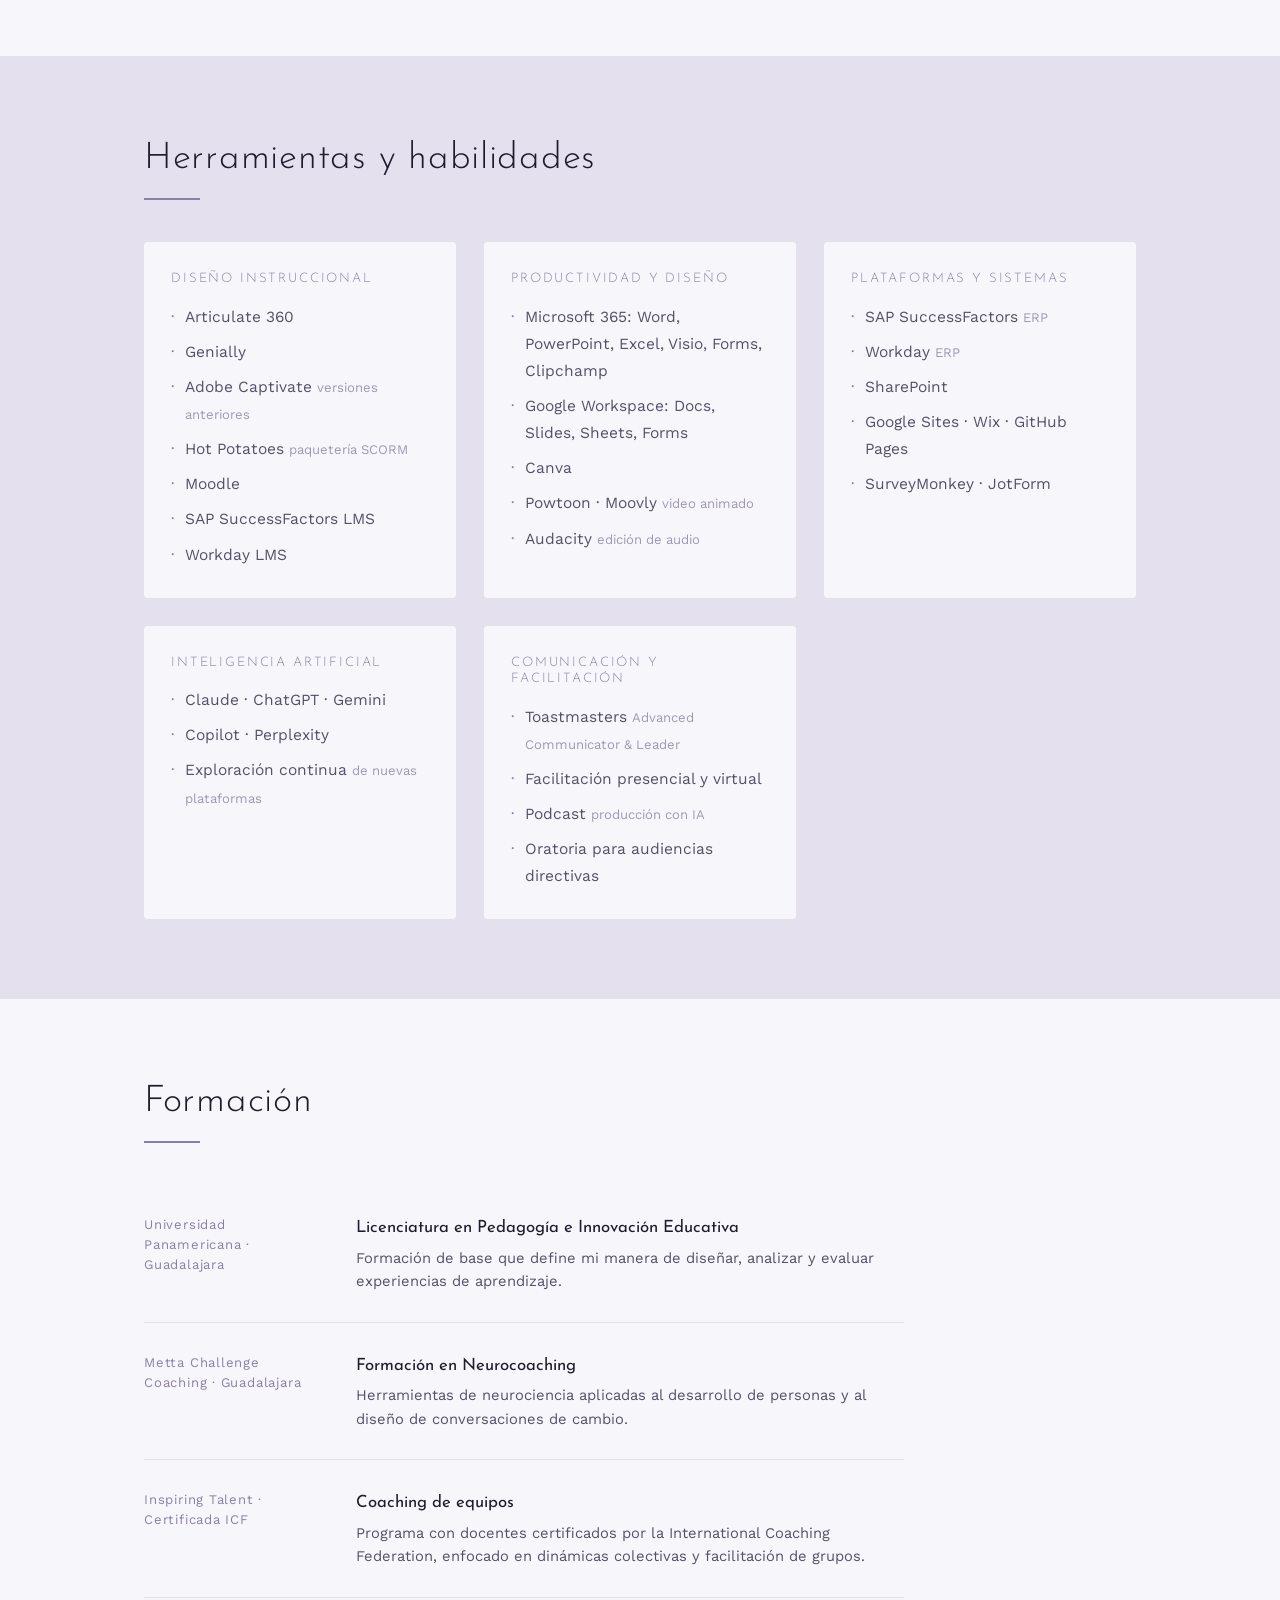
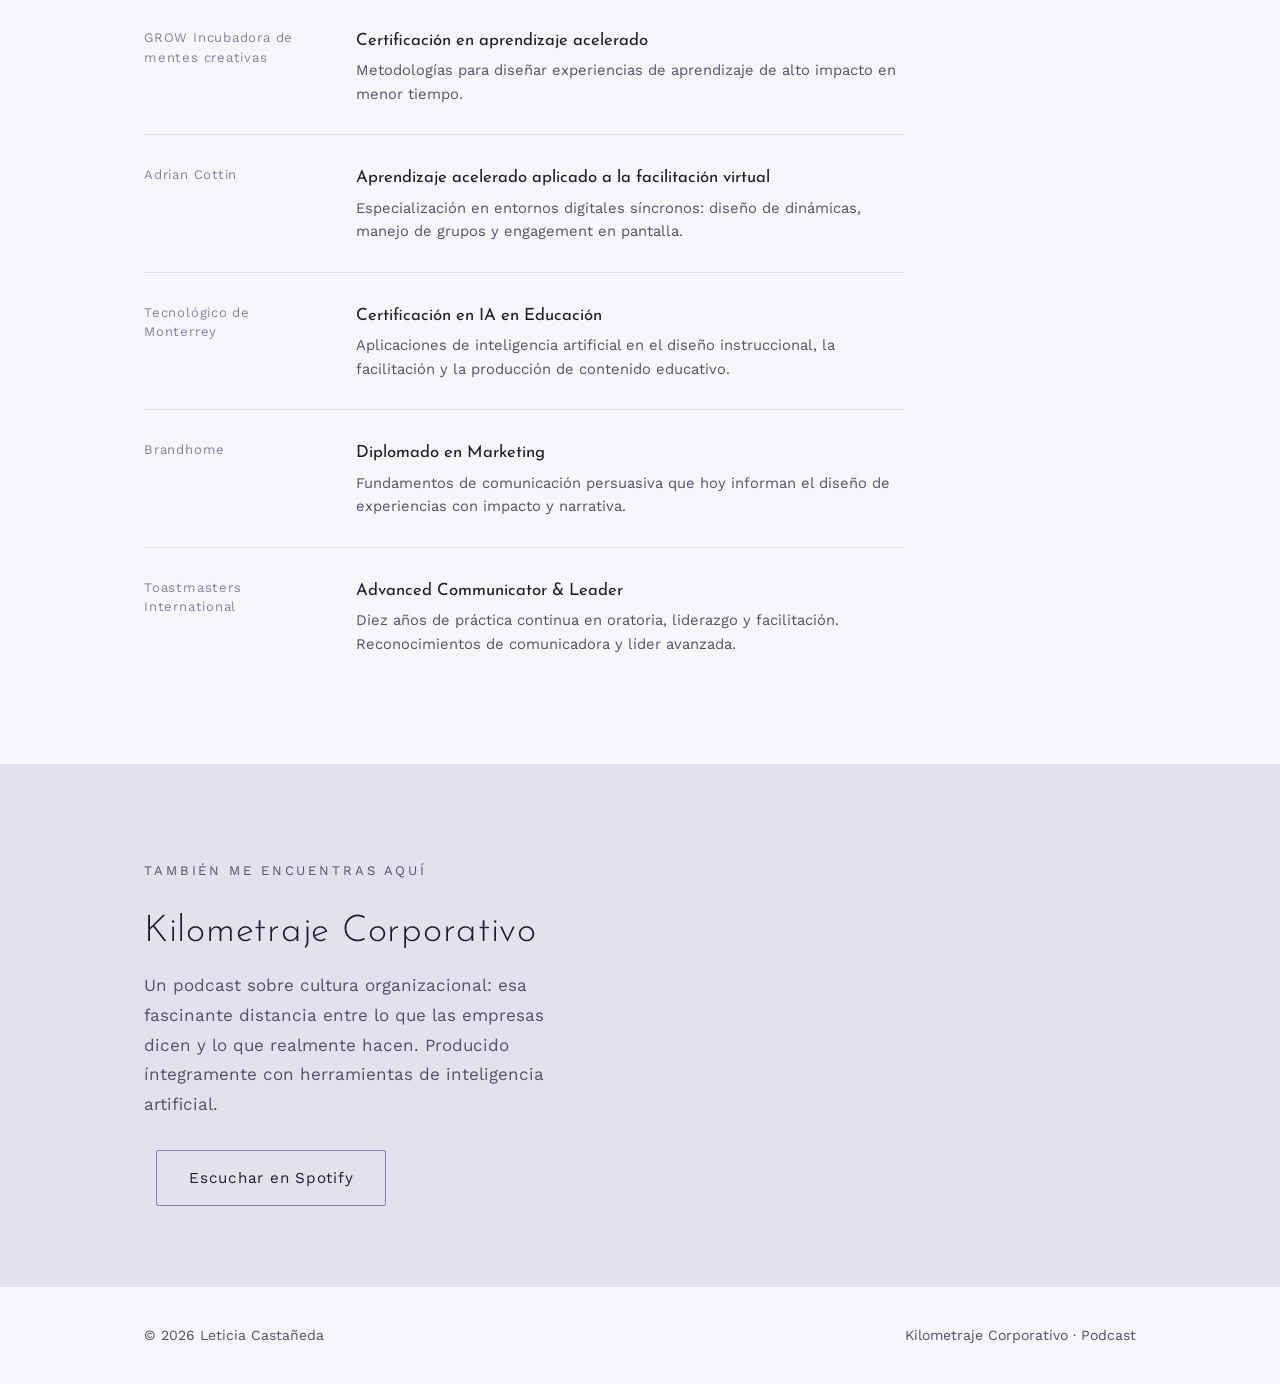
<file: sobre-mi.html>
<!DOCTYPE html>
<html lang="es">
<head>
  <meta charset="UTF-8">
  <meta name="viewport" content="width=device-width, initial-scale=1.0">
  <title>Sobre mí — Leticia Castañeda</title>
  <meta name="description" content="Pedagoga y especialista en diseño instruccional y desarrollo organizacional con 15 años de experiencia en manufactura global e industria tequilera.">

  <link rel="preconnect" href="https://fonts.googleapis.com">
  <link rel="preconnect" href="https://fonts.gstatic.com" crossorigin>
  <link href="https://fonts.googleapis.com/css2?family=Josefin+Sans:wght@300;400&family=Work+Sans:wght@400;500&display=swap" rel="stylesheet">
  <link rel="stylesheet" href="styles.css">

  <style>
    .sobre-hero { padding: 90px 0 70px; }

    .sobre-grid {
      display: grid;
      grid-template-columns: 260px 1fr;
      gap: 64px;
      align-items: start;
    }

    .foto-columna { display: flex; flex-direction: column; gap: 20px; }

    .foto-marco {
      width: 100%;
      aspect-ratio: 3 / 4;
      overflow: hidden;
      border-radius: 4px;
      background: var(--superficie);
    }

    .foto-marco img {
      width: 100%;
      height: 100%;
      object-fit: cover;
      object-position: center top;
      display: block;
      filter: grayscale(15%);
      transition: filter 0.4s;
    }

    .foto-marco img:hover { filter: grayscale(0%); }

    .datos-rapidos { display: flex; flex-direction: column; gap: 10px; }

    .dato {
      font-size: 0.88rem;
      color: var(--tinta-suave);
      display: flex;
      align-items: flex-start;
      gap: 8px;
      line-height: 1.5;
    }

    .dato-etiqueta {
      font-size: 0.78rem;
      letter-spacing: 0.1em;
      text-transform: uppercase;
      color: var(--acento);
      white-space: nowrap;
      padding-top: 1px;
    }

    .bio-texto h2 {
      font-size: clamp(1.9rem, 4vw, 2.6rem);
      margin-bottom: 10px;
    }

    .bio-texto .subtitulo {
      font-size: 1.05rem;
      color: var(--acento);
      letter-spacing: 0.06em;
      margin-bottom: 36px;
    }

    .bio-texto p { margin-bottom: 22px; max-width: 640px; }
    .bio-texto p:last-child { margin-bottom: 0; }

    /* ---- Herramientas ---- */

    .herramientas { background: var(--superficie); }

    .categorias {
      display: grid;
      grid-template-columns: repeat(auto-fit, minmax(240px, 1fr));
      gap: 28px;
      margin-top: 42px;
    }

    .categoria {
      background: var(--fondo);
      border-radius: 4px;
      padding: 28px 26px;
      border: 1px solid transparent;
      transition: border-color 0.2s;
    }

    .categoria:hover { border-color: var(--acento); }

    .categoria h3 {
      font-size: 0.82rem;
      letter-spacing: 0.14em;
      text-transform: uppercase;
      color: var(--acento);
      margin-bottom: 16px;
    }

    .lista-tools { list-style: none; display: flex; flex-direction: column; gap: 8px; }

    .lista-tools li {
      font-size: 0.97rem;
      color: var(--tinta-suave);
      padding-left: 14px;
      position: relative;
    }

    .lista-tools li::before { content: "·"; position: absolute; left: 0; color: var(--acento); }

    .lista-tools li em {
      font-style: normal;
      font-size: 0.82rem;
      color: var(--acento);
      opacity: 0.8;
    }

    /* ---- Formación ---- */

    .formacion { padding: 80px 0; }

    .linea-tiempo {
      display: flex;
      flex-direction: column;
      gap: 0;
      margin-top: 42px;
      max-width: 760px;
    }

    .linea-item {
      display: grid;
      grid-template-columns: 180px 1fr;
      gap: 32px;
      padding: 28px 0;
      border-bottom: 1px solid var(--superficie);
    }

    .linea-item:last-child { border-bottom: none; }

    .linea-institucion {
      font-size: 0.82rem;
      letter-spacing: 0.06em;
      color: var(--acento);
      line-height: 1.5;
      padding-top: 2px;
    }

    .linea-detalle h4 {
      font-family: var(--titulos);
      font-weight: 400;
      font-size: 1.05rem;
      margin-bottom: 4px;
      color: var(--tinta);
    }

    .linea-detalle p {
      font-size: 0.92rem;
      color: var(--tinta-suave);
      line-height: 1.6;
    }

    /* ---- Podcast ---- */

    .podcast-seccion { background: var(--superficie); padding: 80px 0; }

    .podcast-grid {
      display: grid;
      grid-template-columns: 1fr 1.1fr;
      gap: 56px;
      align-items: center;
    }

    .podcast-texto h2 { margin-bottom: 10px; }

    .podcast-texto p {
      color: var(--tinta-suave);
      margin-top: 16px;
      max-width: 420px;
    }

    .spotify-embed { border-radius: 12px; overflow: hidden; }

    /* ---- Responsivo ---- */

    @media (max-width: 760px) {
      .sobre-grid { grid-template-columns: 1fr; gap: 36px; }
      .foto-marco { aspect-ratio: 1 / 1; max-width: 220px; }
      .podcast-grid { grid-template-columns: 1fr; gap: 36px; }
      .sobre-hero { padding: 60px 0 50px; }
      .linea-item { grid-template-columns: 1fr; gap: 6px; }
    }
  
    .btn-idioma {
      font-family: var(--titulos);
      font-size: 0.78rem;
      letter-spacing: 0.12em;
      color: var(--tinta-suave);
      border: 1px solid var(--acento);
      border-radius: 2px;
      padding: 4px 10px;
      text-decoration: none;
      transition: background 0.2s, color 0.2s;
      white-space: nowrap;
    }
    .btn-idioma:hover {
      background: var(--acento);
      color: var(--fondo);
    }
  </style>
</head>
<body>

  <!-- ============ NAVEGACIÓN ============ -->
  <nav class="nav">
    <div class="nav-inner">
      <a class="marca" href="index.html">Leticia Castañeda</a>
      <ul class="nav-links">
        <li><a href="index.html#proyectos">Proyectos</a></li>
        <li><a href="sobre-mi.html">Sobre mí</a></li>
        <li><a href="index.html#contacto">Contacto</a></li>
      </ul>
      <a class="btn-idioma" href="en/about.html">EN</a>
    </div>
  </nav>

  <!-- ============ HERO + BIO ============ -->
  <section class="sobre-hero">
    <div class="contenedor">
      <div class="sobre-grid">

        <div class="foto-columna">
          <div class="foto-marco">
            <img src="Leticia_C.jpg" alt="Leticia Castañeda, pedagoga y diseñadora instruccional">
          </div>
          <div class="datos-rapidos">
            <div class="dato">
              <span class="dato-etiqueta">Base</span>
              <span>Guadalajara, México</span>
            </div>
            <div class="dato">
              <span class="dato-etiqueta">Idiomas</span>
              <span>Español (nativo) · Inglés (profesional)</span>
            </div>
            <div class="dato">
              <span class="dato-etiqueta">Trayectoria</span>
              <span>15 años en ámbitos educativos y corporativos</span>
            </div>
            <div class="dato">
              <span class="dato-etiqueta">Toastmasters</span>
              <span>Advanced Communicator &amp; Leader · 10 años</span>
            </div>
          </div>
        </div>

        <div class="bio-texto">
          <h2>Leticia Castañeda</h2>
          <p class="subtitulo">Pedagoga · Diseño instruccional · Desarrollo organizacional</p>

          <p>
            Comencé a los 18 años en una escuela de inglés, sin experiencia y con mucha
            curiosidad. Ahí descubrí que enseñar no es transferir información — es provocar
            algo en otra persona. Desde ese momento, esa convicción ha guiado cada decisión
            de mi carrera.
          </p>

          <p>
            La pedagogía me llevó primero por la universidad: como estudiante, como becaria
            en biblioteca y en centros de innovación educativa, y luego detrás de escena
            rediseñando planes de estudio de dos licenciaturas. El siguiente capítulo fue
            el mundo corporativo — y con él una revelación: las organizaciones invierten
            enormemente en capacitación, pero pocas se preguntan si sus personas realmente
            están aprendiendo. Esa brecha — entre lo que se imparte y lo que se aprende —
            se convirtió en mi territorio. Llevo ocho años trabajando en ella, en industrias
            tan distintas como la manufactura global y la industria tequilera.
          </p>

          <p>
            En todos esos contextos, el diseño instruccional ha sido mi herramienta central.
            No lo entiendo como un proceso lineal de producir materiales — lo entiendo como
            un problema creativo: ¿quién aprenderá esto, qué necesita transformar, y cuál
            es la manera más honesta y efectiva de lograrlo?
          </p>

          <p>
            Eso a veces significa un ecosistema digital de 150 recursos curados para líderes
            senior. Otras veces significa convertir el Código de Ética de una empresa — un
            documento que nadie leía — en un juego tipo Jumanji que logró que 1,500 personas
            lo leyeran, lo comprendieran y encima se divirtieran. El formato siempre es
            secundario. La pregunta que importa es si algo realmente cambió después.
          </p>

          <p>
            Trabajo con múltiples metodologías — ADDIE, Design Thinking, aprendizaje
            acelerado, Flipped Classroom, conductismo, cognitivismo, conectivismo — no por
            eclecticismo sino porque la pedagogía no puede ser rígida: se amolda a quien
            aprende. Hoy me encuentro en un debate que me apasiona: si la taxonomía de
            Bloom necesita actualizarse frente a la influencia de la inteligencia artificial
            en las nuevas generaciones. Esa tensión entre lo establecido y lo emergente es,
            para mí, donde vive lo más interesante del campo.
          </p>

          <p>
            Lo que me dicen quienes han vivido mis programas es que algo se mueve — una
            perspectiva que cambia, una decisión que se toma, una frase que se queda. Una
            directiva que sigue usando una idea de una de mis sesiones meses después. Una
            colaboradora que, después de un curso sobre toma de decisiones, decidió aceptar
            una oferta de trabajo que llevaba tiempo postergando. Esos momentos no los busco
            — llegan. Y cuando llegan, me recuerdan por qué elegí este camino y por qué no
            me imagino en ningún otro.
          </p>
        </div>

      </div>
    </div>
  </section>

  <!-- ============ HERRAMIENTAS ============ -->
  <section class="herramientas">
    <div class="contenedor">
      <h2 class="titulo-seccion">Herramientas y habilidades</h2>
      <hr class="linea">

      <div class="categorias">

        <div class="categoria">
          <h3>Diseño instruccional</h3>
          <ul class="lista-tools">
            <li>Articulate 360</li>
            <li>Genially</li>
            <li>Adobe Captivate <em>versiones anteriores</em></li>
            <li>Hot Potatoes <em>paquetería SCORM</em></li>
            <li>Moodle</li>
            <li>SAP SuccessFactors LMS</li>
            <li>Workday LMS</li>
          </ul>
        </div>

        <div class="categoria">
          <h3>Productividad y diseño</h3>
          <ul class="lista-tools">
            <li>Microsoft 365: Word, PowerPoint, Excel, Visio, Forms, Clipchamp</li>
            <li>Google Workspace: Docs, Slides, Sheets, Forms</li>
            <li>Canva</li>
            <li>Powtoon · Moovly <em>video animado</em></li>
            <li>Audacity <em>edición de audio</em></li>
          </ul>
        </div>

        <div class="categoria">
          <h3>Plataformas y sistemas</h3>
          <ul class="lista-tools">
            <li>SAP SuccessFactors <em>ERP</em></li>
            <li>Workday <em>ERP</em></li>
            <li>SharePoint</li>
            <li>Google Sites · Wix · GitHub Pages</li>
            <li>SurveyMonkey · JotForm</li>
          </ul>
        </div>

        <div class="categoria">
          <h3>Inteligencia artificial</h3>
          <ul class="lista-tools">
            <li>Claude · ChatGPT · Gemini</li>
            <li>Copilot · Perplexity</li>
            <li>Exploración continua <em>de nuevas plataformas</em></li>
          </ul>
        </div>

        <div class="categoria">
          <h3>Comunicación y facilitación</h3>
          <ul class="lista-tools">
            <li>Toastmasters <em>Advanced Communicator &amp; Leader</em></li>
            <li>Facilitación presencial y virtual</li>
            <li>Podcast <em>producción con IA</em></li>
            <li>Oratoria para audiencias directivas</li>
          </ul>
        </div>

      </div>
    </div>
  </section>

  <!-- ============ FORMACIÓN ============ -->
  <section class="formacion">
    <div class="contenedor">
      <h2 class="titulo-seccion">Formación</h2>
      <hr class="linea">

      <div class="linea-tiempo">

        <div class="linea-item">
          <span class="linea-institucion">Universidad Panamericana · Guadalajara</span>
          <div class="linea-detalle">
            <h4>Licenciatura en Pedagogía e Innovación Educativa</h4>
            <p>Formación de base que define mi manera de diseñar, analizar y evaluar experiencias de aprendizaje.</p>
          </div>
        </div>

        <div class="linea-item">
          <span class="linea-institucion">Metta Challenge Coaching · Guadalajara</span>
          <div class="linea-detalle">
            <h4>Formación en Neurocoaching</h4>
            <p>Herramientas de neurociencia aplicadas al desarrollo de personas y al diseño de conversaciones de cambio.</p>
          </div>
        </div>

        <div class="linea-item">
          <span class="linea-institucion">Inspiring Talent · Certificada ICF</span>
          <div class="linea-detalle">
            <h4>Coaching de equipos</h4>
            <p>Programa con docentes certificados por la International Coaching Federation, enfocado en dinámicas colectivas y facilitación de grupos.</p>
          </div>
        </div>

        <div class="linea-item">
          <span class="linea-institucion">GROW Incubadora de mentes creativas</span>
          <div class="linea-detalle">
            <h4>Certificación en aprendizaje acelerado</h4>
            <p>Metodologías para diseñar experiencias de aprendizaje de alto impacto en menor tiempo.</p>
          </div>
        </div>

        <div class="linea-item">
          <span class="linea-institucion">Adrian Cottin</span>
          <div class="linea-detalle">
            <h4>Aprendizaje acelerado aplicado a la facilitación virtual</h4>
            <p>Especialización en entornos digitales síncronos: diseño de dinámicas, manejo de grupos y engagement en pantalla.</p>
          </div>
        </div>

        <div class="linea-item">
          <span class="linea-institucion">Tecnológico de Monterrey</span>
          <div class="linea-detalle">
            <h4>Certificación en IA en Educación</h4>
            <p>Aplicaciones de inteligencia artificial en el diseño instruccional, la facilitación y la producción de contenido educativo.</p>
          </div>
        </div>

        <div class="linea-item">
          <span class="linea-institucion">Brandhome</span>
          <div class="linea-detalle">
            <h4>Diplomado en Marketing</h4>
            <p>Fundamentos de comunicación persuasiva que hoy informan el diseño de experiencias con impacto y narrativa.</p>
          </div>
        </div>

        <div class="linea-item">
          <span class="linea-institucion">Toastmasters International</span>
          <div class="linea-detalle">
            <h4>Advanced Communicator &amp; Leader</h4>
            <p>Diez años de práctica continua en oratoria, liderazgo y facilitación. Reconocimientos de comunicadora y líder avanzada.</p>
          </div>
        </div>

      </div>
    </div>
  </section>

  <!-- ============ PODCAST ============ -->
  <section class="podcast-seccion">
    <div class="contenedor">
      <div class="podcast-grid">

        <div class="podcast-texto">
          <p class="hero-cejilla">También me encuentras aquí</p>
          <h2 class="titulo-seccion">Kilometraje Corporativo</h2>
          <p>
            Un podcast sobre cultura organizacional: esa fascinante distancia entre
            lo que las empresas dicen y lo que realmente hacen. Producido íntegramente
            con herramientas de inteligencia artificial.
          </p>
          <br>
          <a class="boton boton-suave"
             href="https://open.spotify.com/show/7cbsrFc60LjgTQuLOnTyHB"
             target="_blank" rel="noopener">
            Escuchar en Spotify
          </a>
        </div>

        <div class="spotify-embed">
          <iframe
            src="https://open.spotify.com/embed/show/7cbsrFc60LjgTQuLOnTyHB?utm_source=generator&theme=0"
            width="100%"
            height="352"
            frameborder="0"
            allowfullscreen=""
            allow="autoplay; clipboard-write; encrypted-media; fullscreen; picture-in-picture"
            loading="lazy">
          </iframe>
        </div>

      </div>
    </div>
  </section>

  <!-- ============ PIE ============ -->
  <footer>
    <div class="pie-inner">
      <span>© 2026 Leticia Castañeda</span>
      <a href="https://open.spotify.com/show/7cbsrFc60LjgTQuLOnTyHB"
         target="_blank" rel="noopener">Kilometraje Corporativo · Podcast</a>
    </div>
  </footer>

</body>
</html>
</file>
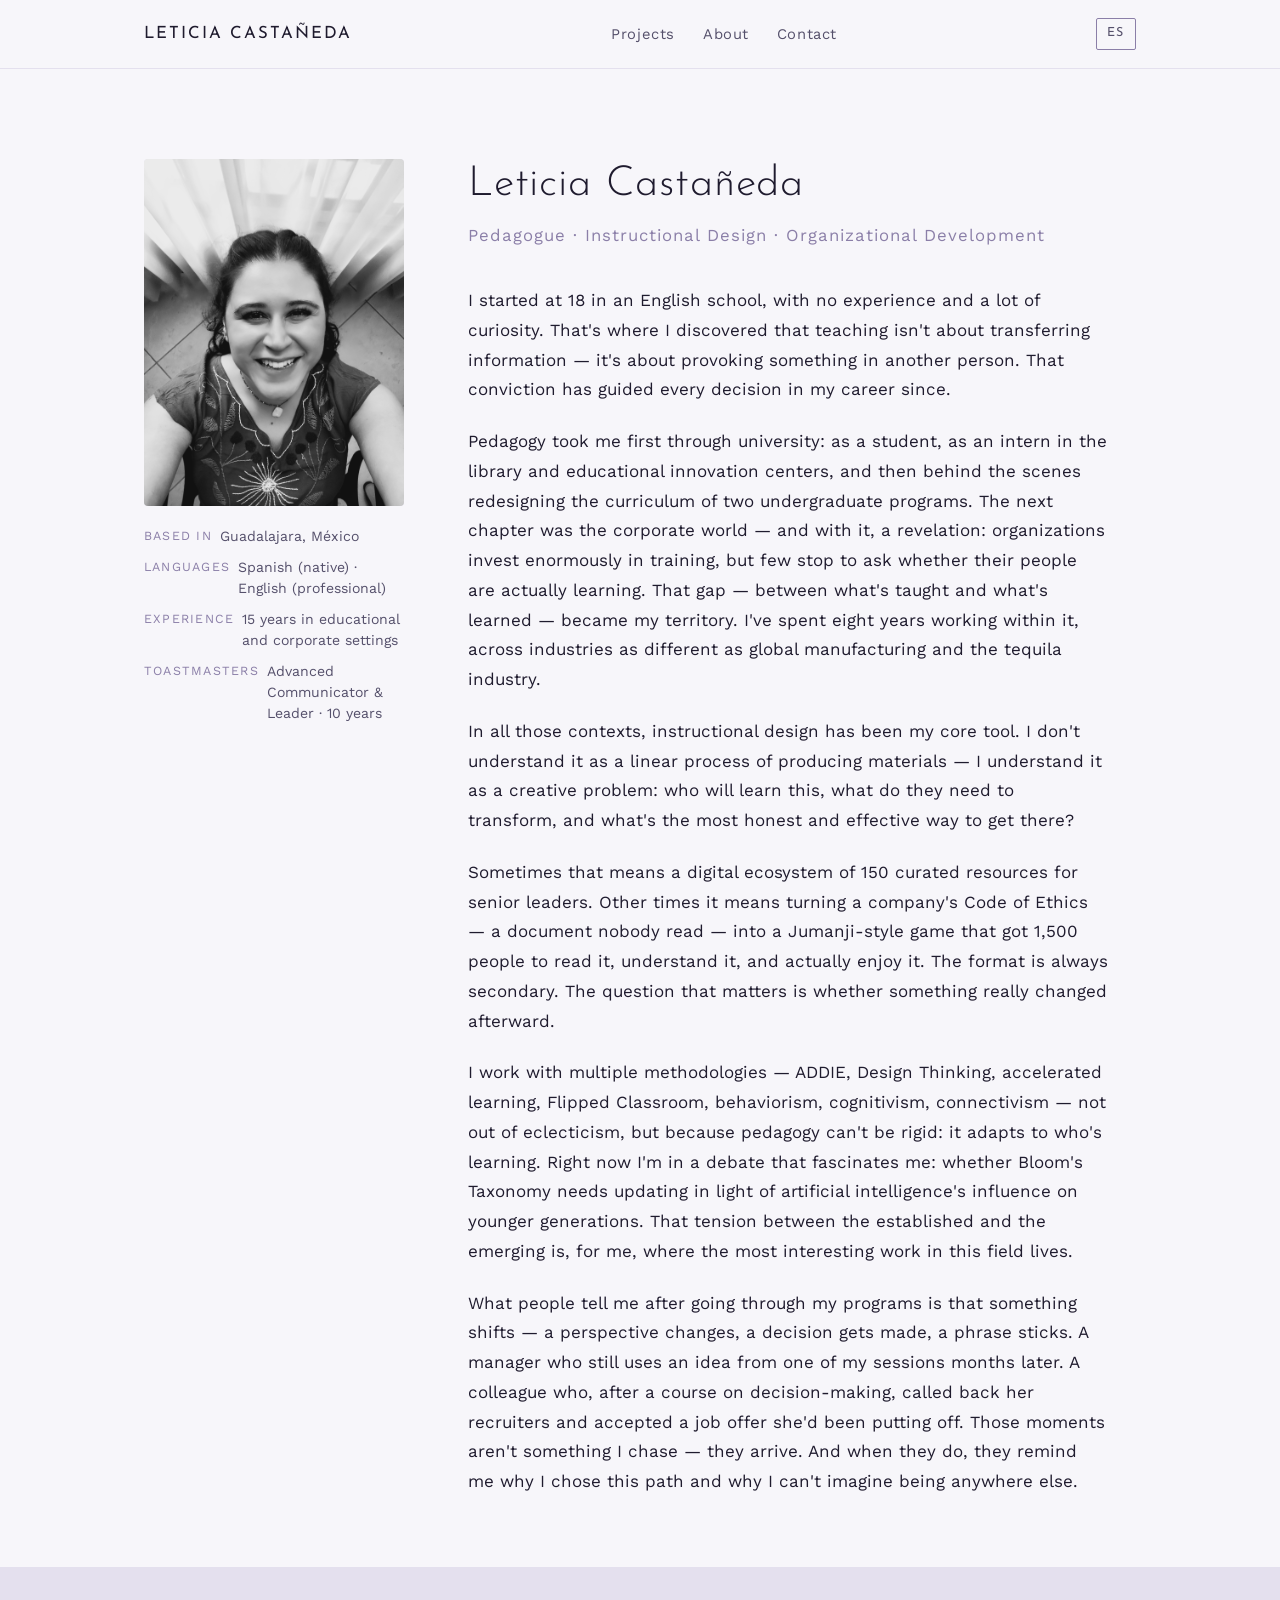
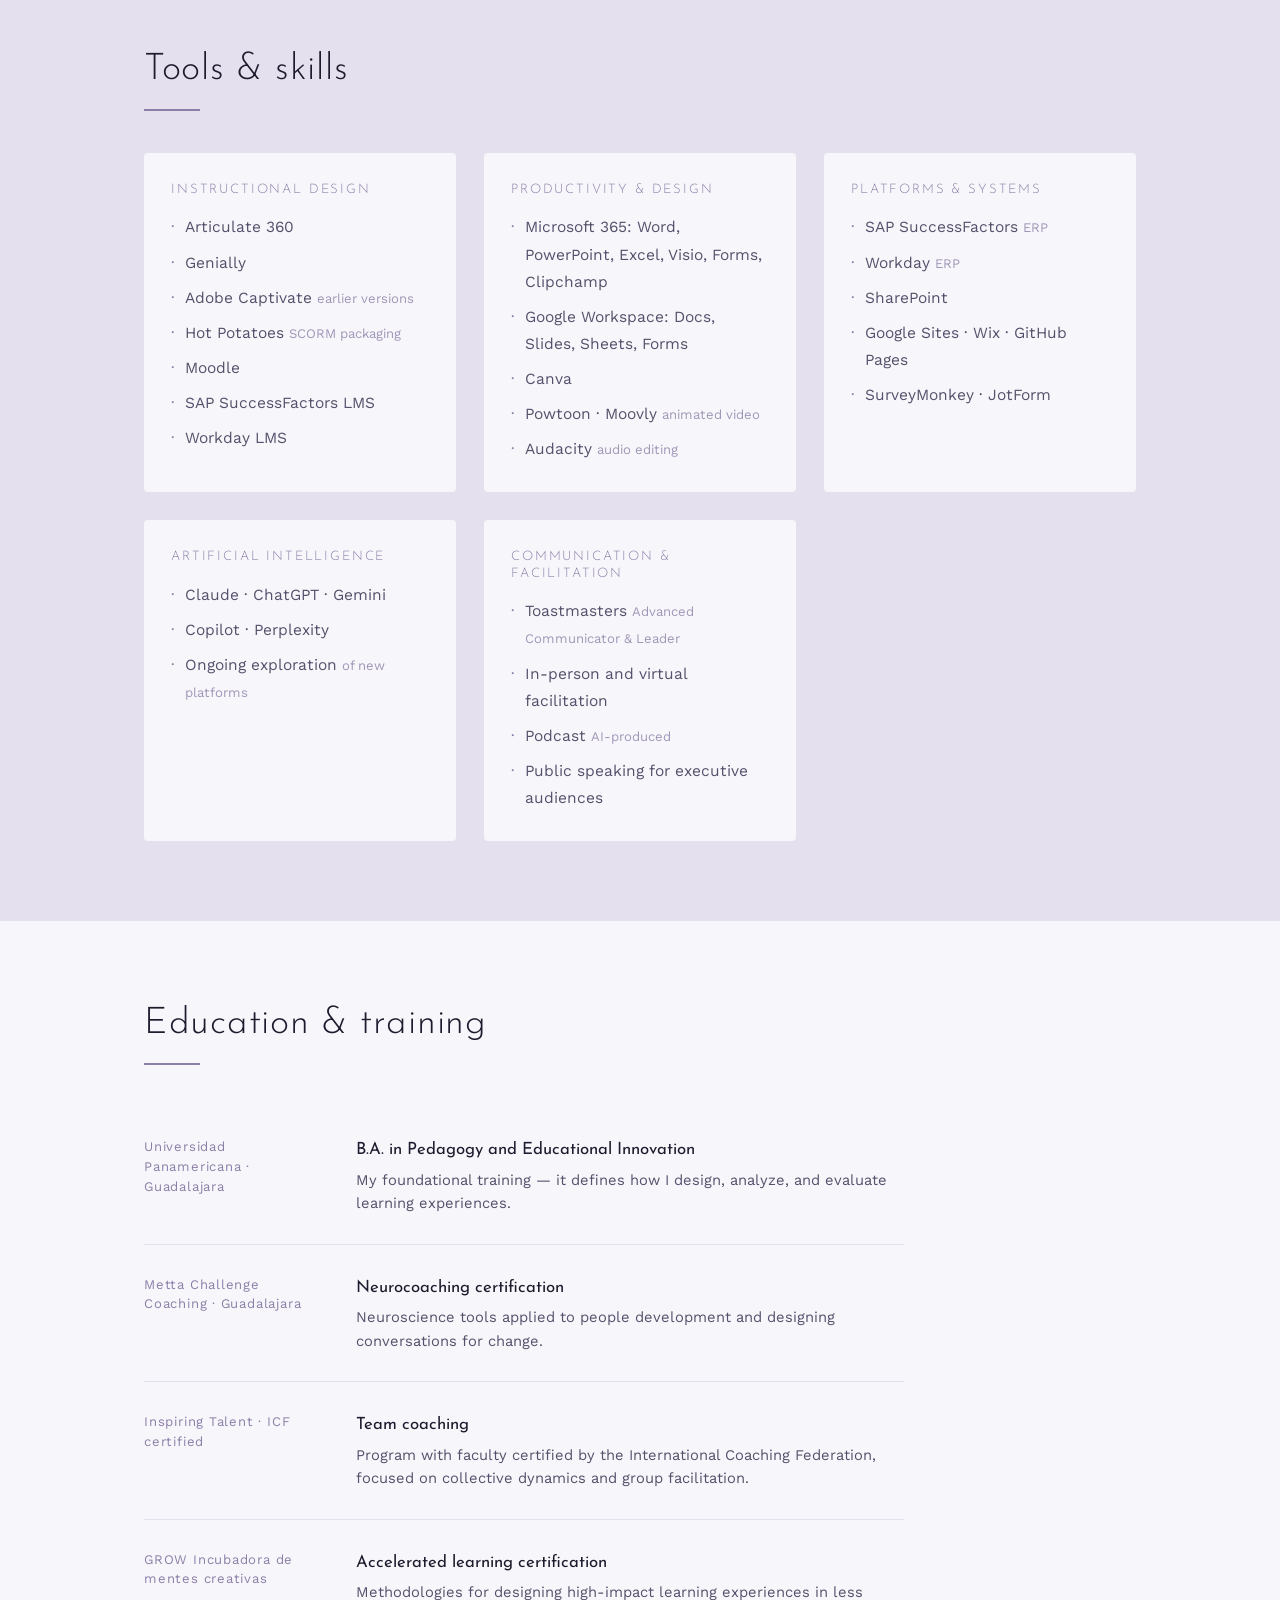
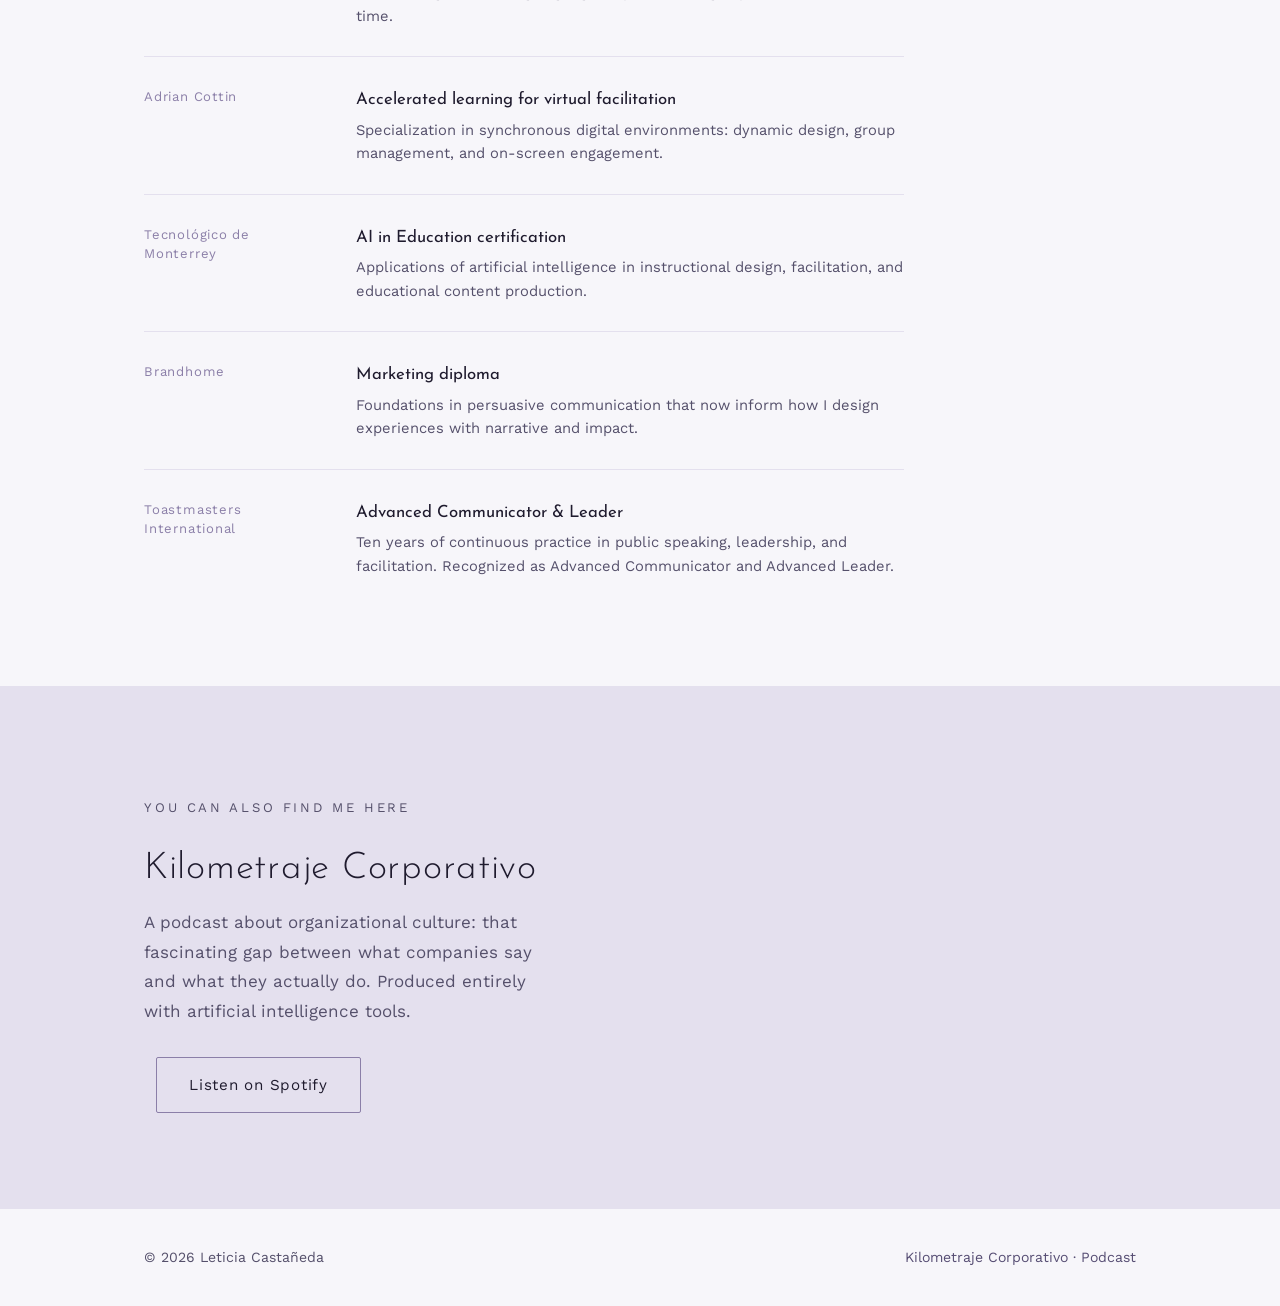
<file: en/about.html>
<!DOCTYPE html>
<html lang="en">
<head>
  <meta charset="UTF-8">
  <meta name="viewport" content="width=device-width, initial-scale=1.0">
  <title>About — Leticia Castañeda</title>
  <meta name="description" content="Pedagogue and instructional design specialist with 15 years of experience in global manufacturing and the tequila industry.">

  <link rel="preconnect" href="https://fonts.googleapis.com">
  <link rel="preconnect" href="https://fonts.gstatic.com" crossorigin>
  <link href="https://fonts.googleapis.com/css2?family=Josefin+Sans:wght@300;400&family=Work+Sans:wght@400;500&display=swap" rel="stylesheet">
  <link rel="stylesheet" href="../styles.css">

  <style>
    .sobre-hero { padding: 90px 0 70px; }

    .sobre-grid {
      display: grid;
      grid-template-columns: 260px 1fr;
      gap: 64px;
      align-items: start;
    }

    .foto-columna { display: flex; flex-direction: column; gap: 20px; }

    .foto-marco {
      width: 100%;
      aspect-ratio: 3 / 4;
      overflow: hidden;
      border-radius: 4px;
      background: var(--superficie);
    }

    .foto-marco img {
      width: 100%;
      height: 100%;
      object-fit: cover;
      object-position: center top;
      display: block;
      filter: grayscale(15%);
      transition: filter 0.4s;
    }

    .foto-marco img:hover { filter: grayscale(0%); }

    .datos-rapidos { display: flex; flex-direction: column; gap: 10px; }

    .dato {
      font-size: 0.88rem;
      color: var(--tinta-suave);
      display: flex;
      align-items: flex-start;
      gap: 8px;
      line-height: 1.5;
    }

    .dato-etiqueta {
      font-size: 0.78rem;
      letter-spacing: 0.1em;
      text-transform: uppercase;
      color: var(--acento);
      white-space: nowrap;
      padding-top: 1px;
    }

    .bio-texto h2 {
      font-size: clamp(1.9rem, 4vw, 2.6rem);
      margin-bottom: 10px;
    }

    .bio-texto .subtitulo {
      font-size: 1.05rem;
      color: var(--acento);
      letter-spacing: 0.06em;
      margin-bottom: 36px;
    }

    .bio-texto p { margin-bottom: 22px; max-width: 640px; }
    .bio-texto p:last-child { margin-bottom: 0; }

    .herramientas { background: var(--superficie); }

    .categorias {
      display: grid;
      grid-template-columns: repeat(auto-fit, minmax(240px, 1fr));
      gap: 28px;
      margin-top: 42px;
    }

    .categoria {
      background: var(--fondo);
      border-radius: 4px;
      padding: 28px 26px;
      border: 1px solid transparent;
      transition: border-color 0.2s;
    }

    .categoria:hover { border-color: var(--acento); }

    .categoria h3 {
      font-size: 0.82rem;
      letter-spacing: 0.14em;
      text-transform: uppercase;
      color: var(--acento);
      margin-bottom: 16px;
    }

    .lista-tools { list-style: none; display: flex; flex-direction: column; gap: 8px; }

    .lista-tools li {
      font-size: 0.97rem;
      color: var(--tinta-suave);
      padding-left: 14px;
      position: relative;
    }

    .lista-tools li::before { content: "·"; position: absolute; left: 0; color: var(--acento); }

    .lista-tools li em {
      font-style: normal;
      font-size: 0.82rem;
      color: var(--acento);
      opacity: 0.8;
    }

    .formacion { padding: 80px 0; }

    .linea-tiempo {
      display: flex;
      flex-direction: column;
      gap: 0;
      margin-top: 42px;
      max-width: 760px;
    }

    .linea-item {
      display: grid;
      grid-template-columns: 180px 1fr;
      gap: 32px;
      padding: 28px 0;
      border-bottom: 1px solid var(--superficie);
    }

    .linea-item:last-child { border-bottom: none; }

    .linea-institucion {
      font-size: 0.82rem;
      letter-spacing: 0.06em;
      color: var(--acento);
      line-height: 1.5;
      padding-top: 2px;
    }

    .linea-detalle h4 {
      font-family: var(--titulos);
      font-weight: 400;
      font-size: 1.05rem;
      margin-bottom: 4px;
      color: var(--tinta);
    }

    .linea-detalle p {
      font-size: 0.92rem;
      color: var(--tinta-suave);
      line-height: 1.6;
    }

    .podcast-seccion { background: var(--superficie); padding: 80px 0; }

    .podcast-grid {
      display: grid;
      grid-template-columns: 1fr 1.1fr;
      gap: 56px;
      align-items: center;
    }

    .podcast-texto h2 { margin-bottom: 10px; }

    .podcast-texto p {
      color: var(--tinta-suave);
      margin-top: 16px;
      max-width: 420px;
    }

    .spotify-embed { border-radius: 12px; overflow: hidden; }

    .btn-idioma {
      font-family: var(--titulos);
      font-size: 0.78rem;
      letter-spacing: 0.12em;
      color: var(--tinta-suave);
      border: 1px solid var(--acento);
      border-radius: 2px;
      padding: 4px 10px;
      text-decoration: none;
      transition: background 0.2s, color 0.2s;
      white-space: nowrap;
    }

    .btn-idioma:hover {
      background: var(--acento);
      color: var(--fondo);
    }

    @media (max-width: 760px) {
      .sobre-grid { grid-template-columns: 1fr; gap: 36px; }
      .foto-marco { aspect-ratio: 1 / 1; max-width: 220px; }
      .podcast-grid { grid-template-columns: 1fr; gap: 36px; }
      .sobre-hero { padding: 60px 0 50px; }
      .linea-item { grid-template-columns: 1fr; gap: 6px; }
    }
  </style>
</head>
<body>

  <!-- ============ NAVIGATION ============ -->
  <nav class="nav">
    <div class="nav-inner">
      <a class="marca" href="index.html">Leticia Castañeda</a>
      <ul class="nav-links">
        <li><a href="index.html#projects">Projects</a></li>
        <li><a href="about.html">About</a></li>
        <li><a href="index.html#contact">Contact</a></li>
      </ul>
      <a class="btn-idioma" href="../sobre-mi.html">ES</a>
    </div>
  </nav>

  <!-- ============ HERO + BIO ============ -->
  <section class="sobre-hero">
    <div class="contenedor">
      <div class="sobre-grid">

        <div class="foto-columna">
          <div class="foto-marco">
            <img src="../Leticia_C.jpg" alt="Leticia Castañeda, pedagogue and instructional designer">
          </div>
          <div class="datos-rapidos">
            <div class="dato">
              <span class="dato-etiqueta">Based in</span>
              <span>Guadalajara, México</span>
            </div>
            <div class="dato">
              <span class="dato-etiqueta">Languages</span>
              <span>Spanish (native) · English (professional)</span>
            </div>
            <div class="dato">
              <span class="dato-etiqueta">Experience</span>
              <span>15 years in educational and corporate settings</span>
            </div>
            <div class="dato">
              <span class="dato-etiqueta">Toastmasters</span>
              <span>Advanced Communicator &amp; Leader · 10 years</span>
            </div>
          </div>
        </div>

        <div class="bio-texto">
          <h2>Leticia Castañeda</h2>
          <p class="subtitulo">Pedagogue · Instructional Design · Organizational Development</p>

          <p>
            I started at 18 in an English school, with no experience and a lot of
            curiosity. That's where I discovered that teaching isn't about transferring
            information — it's about provoking something in another person. That conviction
            has guided every decision in my career since.
          </p>

          <p>
            Pedagogy took me first through university: as a student, as an intern in
            the library and educational innovation centers, and then behind the scenes
            redesigning the curriculum of two undergraduate programs. The next chapter
            was the corporate world — and with it, a revelation: organizations invest
            enormously in training, but few stop to ask whether their people are actually
            learning. That gap — between what's taught and what's learned — became my
            territory. I've spent eight years working within it, across industries as
            different as global manufacturing and the tequila industry.
          </p>

          <p>
            In all those contexts, instructional design has been my core tool. I don't
            understand it as a linear process of producing materials — I understand it
            as a creative problem: who will learn this, what do they need to transform,
            and what's the most honest and effective way to get there?
          </p>

          <p>
            Sometimes that means a digital ecosystem of 150 curated resources for senior
            leaders. Other times it means turning a company's Code of Ethics — a document
            nobody read — into a Jumanji-style game that got 1,500 people to read it,
            understand it, and actually enjoy it. The format is always secondary. The
            question that matters is whether something really changed afterward.
          </p>

          <p>
            I work with multiple methodologies — ADDIE, Design Thinking, accelerated
            learning, Flipped Classroom, behaviorism, cognitivism, connectivism — not
            out of eclecticism, but because pedagogy can't be rigid: it adapts to who's
            learning. Right now I'm in a debate that fascinates me: whether Bloom's
            Taxonomy needs updating in light of artificial intelligence's influence on
            younger generations. That tension between the established and the emerging
            is, for me, where the most interesting work in this field lives.
          </p>

          <p>
            What people tell me after going through my programs is that something shifts —
            a perspective changes, a decision gets made, a phrase sticks. A manager who
            still uses an idea from one of my sessions months later. A colleague who, after
            a course on decision-making, called back her recruiters and accepted a job offer
            she'd been putting off. Those moments aren't something I chase — they arrive.
            And when they do, they remind me why I chose this path and why I can't imagine
            being anywhere else.
          </p>
        </div>

      </div>
    </div>
  </section>

  <!-- ============ TOOLS & SKILLS ============ -->
  <section class="herramientas">
    <div class="contenedor">
      <h2 class="titulo-seccion">Tools &amp; skills</h2>
      <hr class="linea">

      <div class="categorias">

        <div class="categoria">
          <h3>Instructional design</h3>
          <ul class="lista-tools">
            <li>Articulate 360</li>
            <li>Genially</li>
            <li>Adobe Captivate <em>earlier versions</em></li>
            <li>Hot Potatoes <em>SCORM packaging</em></li>
            <li>Moodle</li>
            <li>SAP SuccessFactors LMS</li>
            <li>Workday LMS</li>
          </ul>
        </div>

        <div class="categoria">
          <h3>Productivity &amp; design</h3>
          <ul class="lista-tools">
            <li>Microsoft 365: Word, PowerPoint, Excel, Visio, Forms, Clipchamp</li>
            <li>Google Workspace: Docs, Slides, Sheets, Forms</li>
            <li>Canva</li>
            <li>Powtoon · Moovly <em>animated video</em></li>
            <li>Audacity <em>audio editing</em></li>
          </ul>
        </div>

        <div class="categoria">
          <h3>Platforms &amp; systems</h3>
          <ul class="lista-tools">
            <li>SAP SuccessFactors <em>ERP</em></li>
            <li>Workday <em>ERP</em></li>
            <li>SharePoint</li>
            <li>Google Sites · Wix · GitHub Pages</li>
            <li>SurveyMonkey · JotForm</li>
          </ul>
        </div>

        <div class="categoria">
          <h3>Artificial intelligence</h3>
          <ul class="lista-tools">
            <li>Claude · ChatGPT · Gemini</li>
            <li>Copilot · Perplexity</li>
            <li>Ongoing exploration <em>of new platforms</em></li>
          </ul>
        </div>

        <div class="categoria">
          <h3>Communication &amp; facilitation</h3>
          <ul class="lista-tools">
            <li>Toastmasters <em>Advanced Communicator &amp; Leader</em></li>
            <li>In-person and virtual facilitation</li>
            <li>Podcast <em>AI-produced</em></li>
            <li>Public speaking for executive audiences</li>
          </ul>
        </div>

      </div>
    </div>
  </section>

  <!-- ============ EDUCATION ============ -->
  <section class="formacion">
    <div class="contenedor">
      <h2 class="titulo-seccion">Education &amp; training</h2>
      <hr class="linea">

      <div class="linea-tiempo">

        <div class="linea-item">
          <span class="linea-institucion">Universidad Panamericana · Guadalajara</span>
          <div class="linea-detalle">
            <h4>B.A. in Pedagogy and Educational Innovation</h4>
            <p>My foundational training — it defines how I design, analyze, and evaluate learning experiences.</p>
          </div>
        </div>

        <div class="linea-item">
          <span class="linea-institucion">Metta Challenge Coaching · Guadalajara</span>
          <div class="linea-detalle">
            <h4>Neurocoaching certification</h4>
            <p>Neuroscience tools applied to people development and designing conversations for change.</p>
          </div>
        </div>

        <div class="linea-item">
          <span class="linea-institucion">Inspiring Talent · ICF certified</span>
          <div class="linea-detalle">
            <h4>Team coaching</h4>
            <p>Program with faculty certified by the International Coaching Federation, focused on collective dynamics and group facilitation.</p>
          </div>
        </div>

        <div class="linea-item">
          <span class="linea-institucion">GROW Incubadora de mentes creativas</span>
          <div class="linea-detalle">
            <h4>Accelerated learning certification</h4>
            <p>Methodologies for designing high-impact learning experiences in less time.</p>
          </div>
        </div>

        <div class="linea-item">
          <span class="linea-institucion">Adrian Cottin</span>
          <div class="linea-detalle">
            <h4>Accelerated learning for virtual facilitation</h4>
            <p>Specialization in synchronous digital environments: dynamic design, group management, and on-screen engagement.</p>
          </div>
        </div>

        <div class="linea-item">
          <span class="linea-institucion">Tecnológico de Monterrey</span>
          <div class="linea-detalle">
            <h4>AI in Education certification</h4>
            <p>Applications of artificial intelligence in instructional design, facilitation, and educational content production.</p>
          </div>
        </div>

        <div class="linea-item">
          <span class="linea-institucion">Brandhome</span>
          <div class="linea-detalle">
            <h4>Marketing diploma</h4>
            <p>Foundations in persuasive communication that now inform how I design experiences with narrative and impact.</p>
          </div>
        </div>

        <div class="linea-item">
          <span class="linea-institucion">Toastmasters International</span>
          <div class="linea-detalle">
            <h4>Advanced Communicator &amp; Leader</h4>
            <p>Ten years of continuous practice in public speaking, leadership, and facilitation. Recognized as Advanced Communicator and Advanced Leader.</p>
          </div>
        </div>

      </div>
    </div>
  </section>

  <!-- ============ PODCAST ============ -->
  <section class="podcast-seccion">
    <div class="contenedor">
      <div class="podcast-grid">

        <div class="podcast-texto">
          <p class="hero-cejilla">You can also find me here</p>
          <h2 class="titulo-seccion">Kilometraje Corporativo</h2>
          <p>
            A podcast about organizational culture: that fascinating gap between
            what companies say and what they actually do. Produced entirely
            with artificial intelligence tools.
          </p>
          <br>
          <a class="boton boton-suave"
             href="https://open.spotify.com/show/7cbsrFc60LjgTQuLOnTyHB"
             target="_blank" rel="noopener">
            Listen on Spotify
          </a>
        </div>

        <div class="spotify-embed">
          <iframe
            src="https://open.spotify.com/embed/show/7cbsrFc60LjgTQuLOnTyHB?utm_source=generator&theme=0"
            width="100%"
            height="352"
            frameborder="0"
            allowfullscreen=""
            allow="autoplay; clipboard-write; encrypted-media; fullscreen; picture-in-picture"
            loading="lazy">
          </iframe>
        </div>

      </div>
    </div>
  </section>

  <!-- ============ FOOTER ============ -->
  <footer>
    <div class="pie-inner">
      <span>© 2026 Leticia Castañeda</span>
      <a href="https://open.spotify.com/show/7cbsrFc60LjgTQuLOnTyHB"
         target="_blank" rel="noopener">Kilometraje Corporativo · Podcast</a>
    </div>
  </footer>

</body>
</html>
</file>
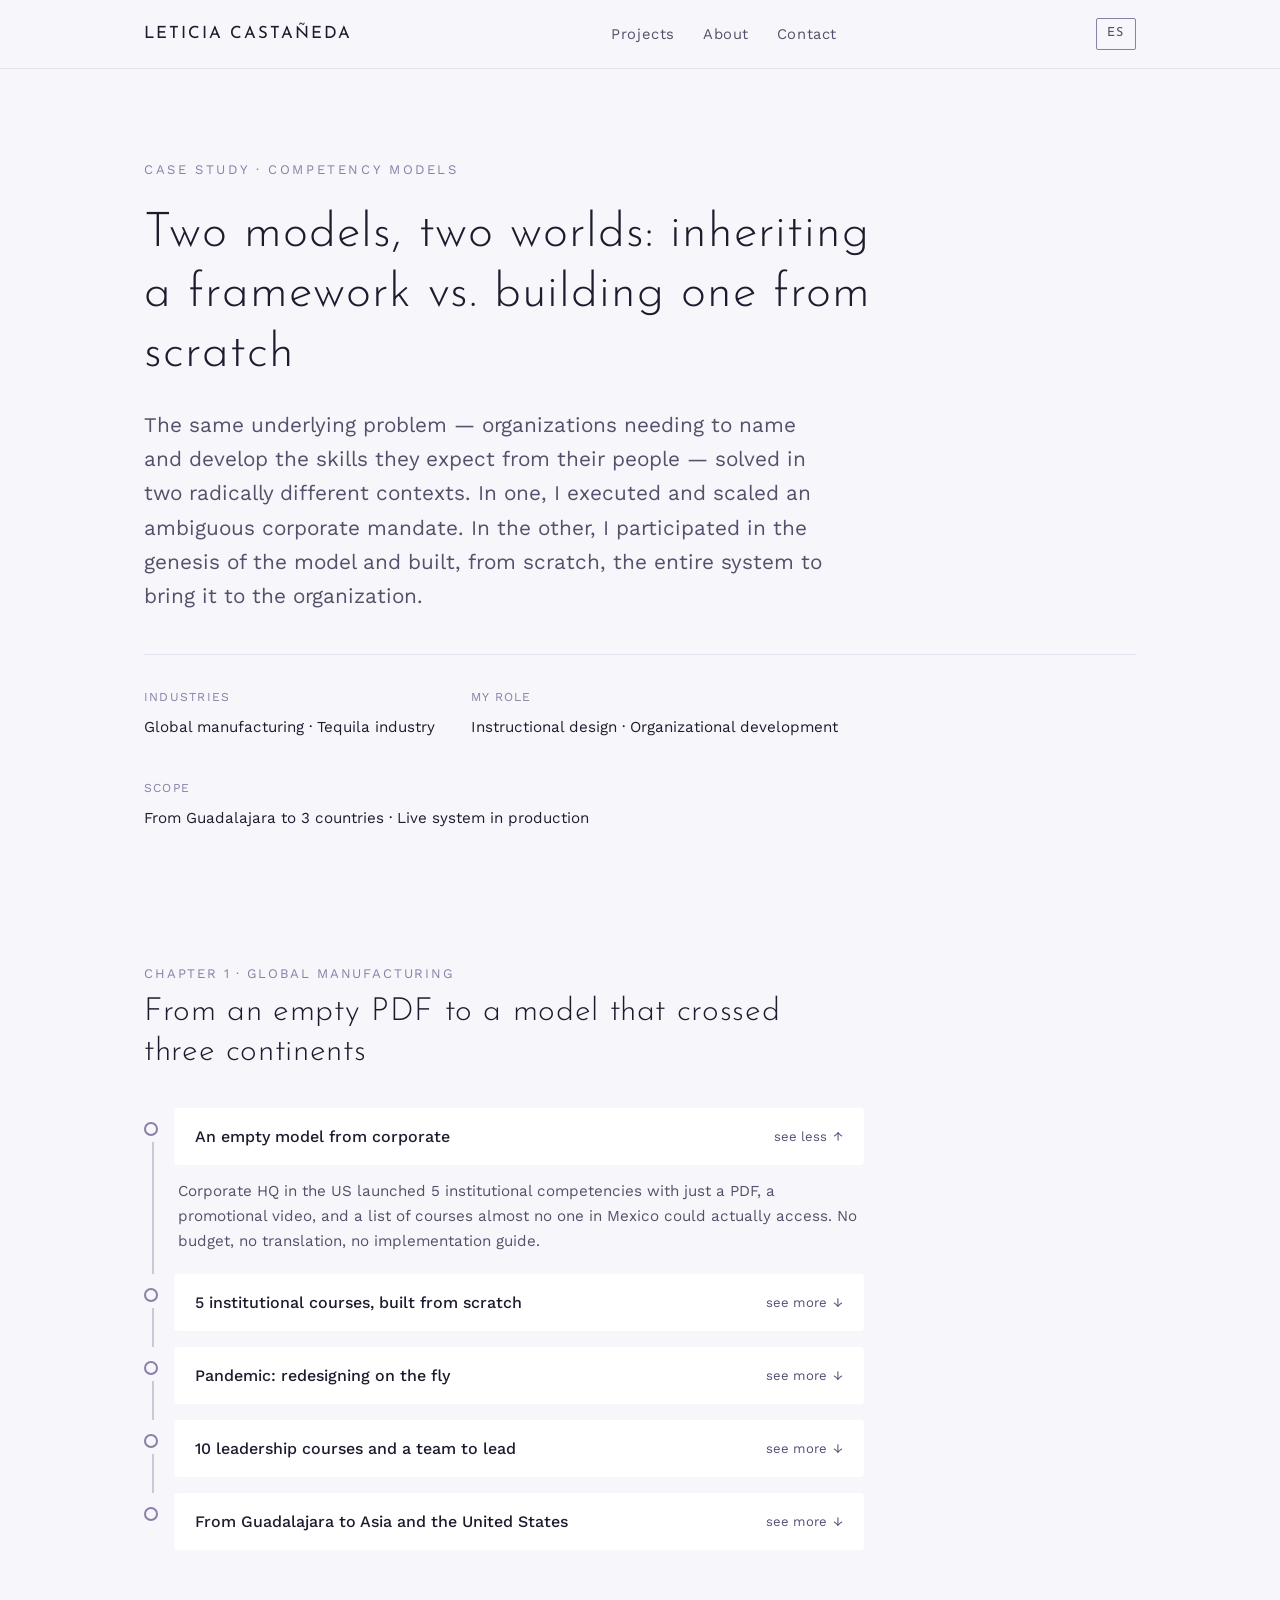
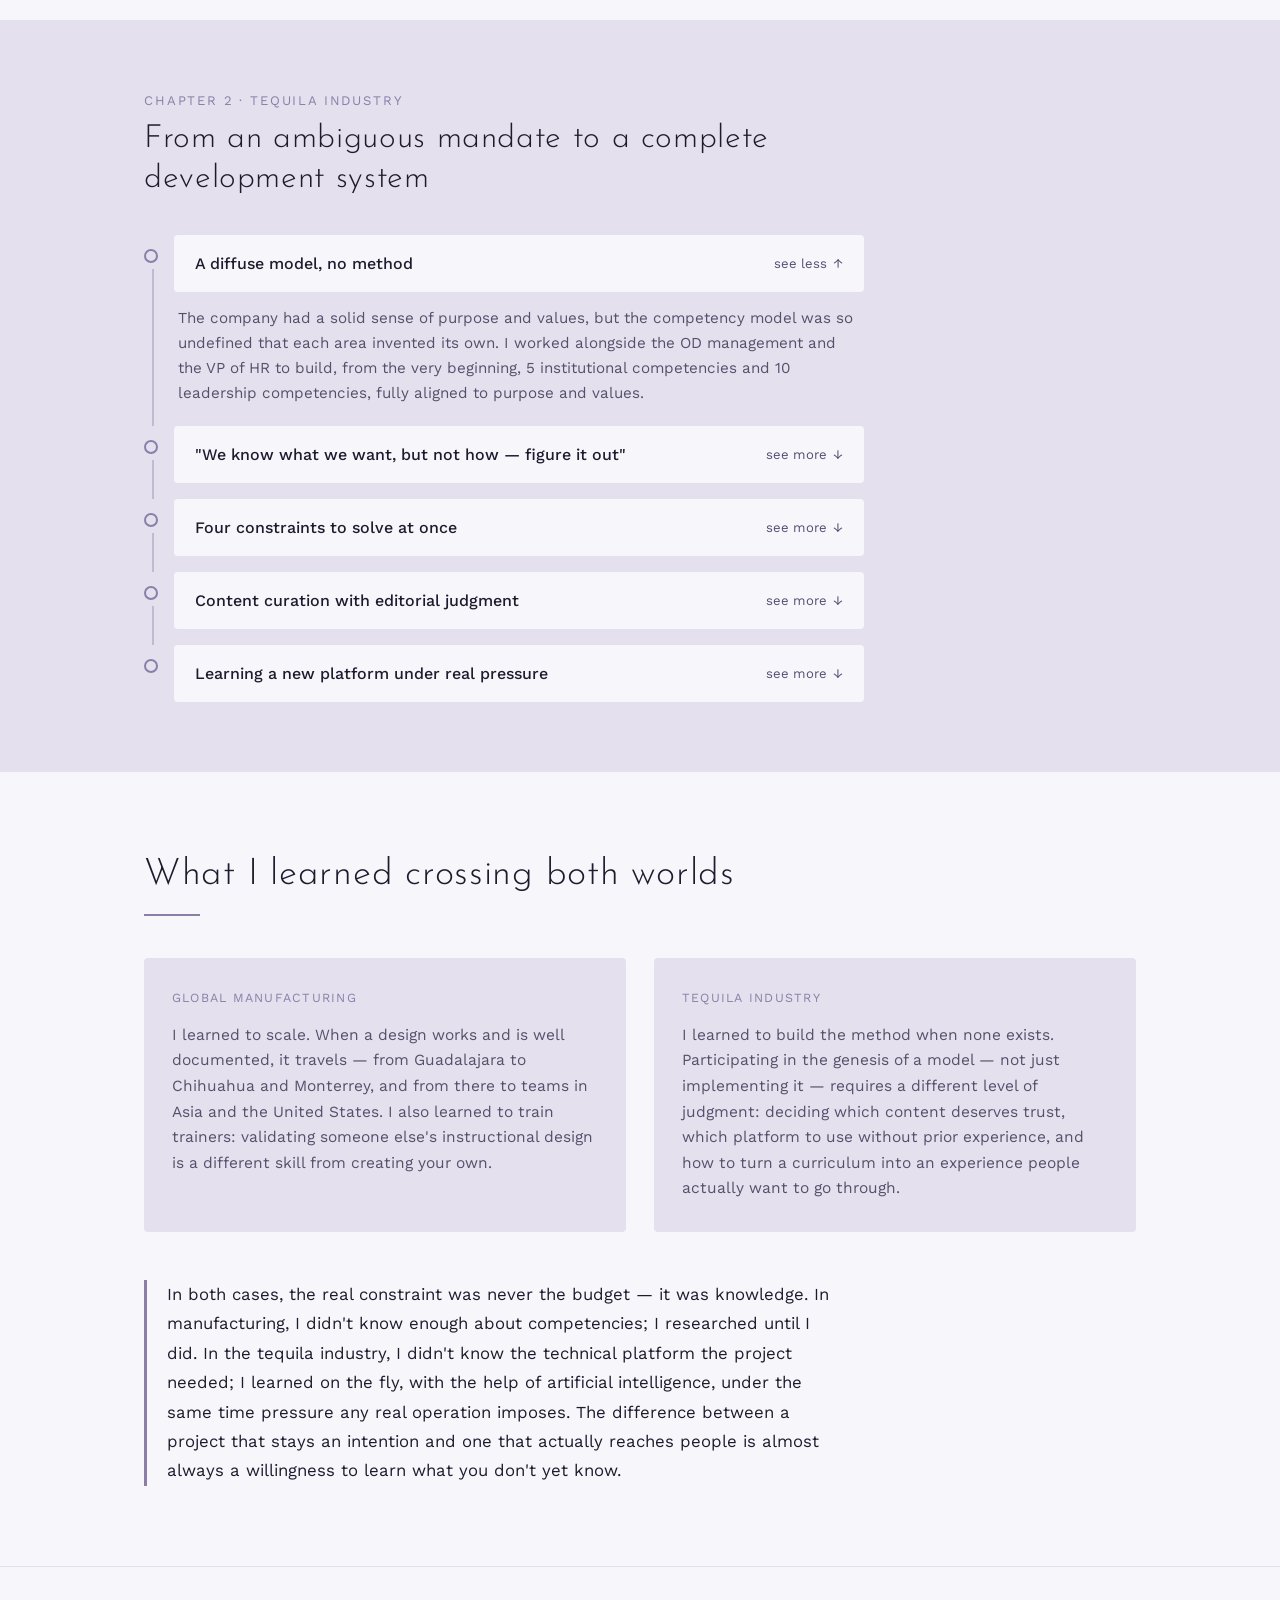
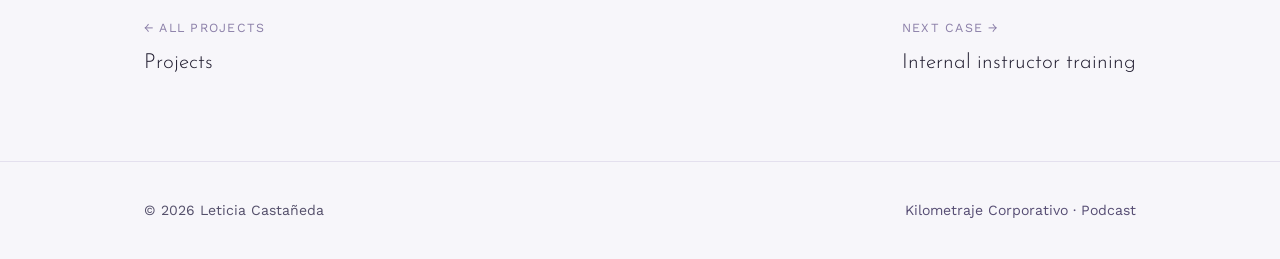
<file: en/competencias.html>
<!DOCTYPE html>
<html lang="en">
<head>
  <meta charset="UTF-8">
  <meta name="viewport" content="width=device-width, initial-scale=1.0">
  <title>Competency models — Leticia Castañeda</title>
  <meta name="description" content="Case study: competency model design in global manufacturing and the tequila industry.">

  <link rel="preconnect" href="https://fonts.googleapis.com">
  <link rel="preconnect" href="https://fonts.gstatic.com" crossorigin>
  <link href="https://fonts.googleapis.com/css2?family=Josefin+Sans:wght@300;400&family=Work+Sans:wght@400;500&display=swap" rel="stylesheet">
  <link rel="stylesheet" href="../styles.css">

  <style>
    .caso-hero { padding: 90px 0 60px; }
    .caso-cejilla { font-size: 0.82rem; letter-spacing: 0.2em; text-transform: uppercase; color: var(--acento); margin-bottom: 22px; }
    .caso-hero h1 { font-size: clamp(2rem, 5vw, 3rem); margin-bottom: 24px; max-width: 760px; }
    .caso-tesis { font-size: clamp(1.1rem, 2.4vw, 1.3rem); color: var(--tinta-suave); max-width: 680px; line-height: 1.65; }
    .meta-caso { display: flex; gap: 36px; flex-wrap: wrap; margin-top: 40px; padding-top: 32px; border-top: 1px solid var(--superficie); }
    .meta-item .meta-etiqueta { font-size: 0.76rem; letter-spacing: 0.1em; text-transform: uppercase; color: var(--acento); display: block; margin-bottom: 4px; }
    .meta-item .meta-valor { font-size: 0.95rem; color: var(--tinta); }
    .capitulo { padding: 70px 0; }
    .capitulo.fondo-suave { background: var(--superficie); }
    .capitulo-numero { font-size: 0.82rem; letter-spacing: 0.14em; text-transform: uppercase; color: var(--acento); margin-bottom: 6px; }
    .capitulo h2 { font-size: clamp(1.5rem, 3.4vw, 2rem); margin-bottom: 36px; max-width: 640px; }
    .timeline { position: relative; padding-left: 30px; max-width: 720px; }
    .paso-item { position: relative; }
    .paso-conector { position: absolute; left: -22px; top: 34px; width: 1.5px; background: var(--acento); opacity: 0.4; }
    .paso-punto { position: absolute; left: -30px; top: 14px; width: 14px; height: 14px; border-radius: 50%; background: var(--fondo); border: 2.5px solid var(--acento); z-index: 1; }
    .fondo-suave .paso-punto { background: var(--superficie); }
    .paso-boton { display: flex; align-items: center; justify-content: space-between; gap: 16px; width: 100%; text-align: left; background: #FFFFFF; border: 1px solid transparent; border-radius: 4px; cursor: pointer; padding: 18px 20px; font-family: var(--cuerpo); transition: border-color 0.2s; }
    .fondo-suave .paso-boton { background: var(--fondo); }
    .paso-boton:hover { border-color: var(--acento); }
    .paso-titulo { font-size: 1rem; font-weight: 500; color: var(--tinta); }
    .paso-accion { display: flex; align-items: center; gap: 6px; font-size: 0.82rem; color: var(--profundo); flex-shrink: 0; white-space: nowrap; }
    .paso-flecha { display: inline-block; transition: transform 0.2s; }
    .paso-panel { max-height: 0; overflow: hidden; transition: max-height 0.25s ease; }
    .paso-panel p { font-size: 0.95rem; line-height: 1.65; color: var(--tinta-suave); margin: 14px 4px 4px; }
    .cierre { padding: 80px 0; }
    .cierre-grid { display: grid; grid-template-columns: repeat(2, 1fr); gap: 28px; margin: 40px 0 48px; }
    .cierre-tarjeta { background: var(--superficie); border-radius: 4px; padding: 30px 28px; }
    .cierre-tarjeta .cejilla-mini { font-size: 0.78rem; letter-spacing: 0.1em; text-transform: uppercase; color: var(--acento); margin-bottom: 14px; }
    .cierre-tarjeta p { font-size: 0.97rem; color: var(--tinta-suave); line-height: 1.65; }
    .cierre-reflexion { max-width: 700px; font-size: 1.05rem; line-height: 1.75; border-left: 3px solid var(--acento); padding-left: 20px; }
    .nav-casos { padding: 50px 0 80px; border-top: 1px solid var(--superficie); }
    .nav-casos-inner { display: flex; justify-content: space-between; align-items: center; flex-wrap: wrap; gap: 24px; }
    .nav-caso-link { text-decoration: none; color: var(--tinta); }
    .nav-caso-link .etiqueta { font-size: 0.78rem; letter-spacing: 0.1em; text-transform: uppercase; color: var(--acento); display: block; margin-bottom: 6px; }
    .nav-caso-link .titulo-nav { font-family: var(--titulos); font-size: 1.3rem; font-weight: 300; }
    .nav-caso-link:hover .titulo-nav { color: var(--profundo); }
    .btn-idioma { font-family: var(--titulos); font-size: 0.78rem; letter-spacing: 0.12em; color: var(--tinta-suave); border: 1px solid var(--acento); border-radius: 2px; padding: 4px 10px; text-decoration: none; transition: background 0.2s, color 0.2s; white-space: nowrap; }
    .btn-idioma:hover { background: var(--acento); color: var(--fondo); }
    @media (max-width: 760px) { .caso-hero { padding: 60px 0 40px; } .capitulo { padding: 50px 0; } .cierre-grid { grid-template-columns: 1fr; } .meta-caso { gap: 24px; } .nav-casos-inner { flex-direction: column; align-items: flex-start; } }
  </style>
</head>
<body>

  <nav class="nav">
    <div class="nav-inner">
      <a class="marca" href="index.html">Leticia Castañeda</a>
      <ul class="nav-links">
        <li><a href="index.html#projects">Projects</a></li>
        <li><a href="about.html">About</a></li>
        <li><a href="index.html#contact">Contact</a></li>
      </ul>
      <a class="btn-idioma" href="../competencias.html">ES</a>
    </div>
  </nav>

  <header class="caso-hero">
    <div class="contenedor">
      <p class="caso-cejilla">Case study · Competency models</p>
      <h1>Two models, two worlds: inheriting a framework vs. building one from scratch</h1>
      <p class="caso-tesis">
        The same underlying problem — organizations needing to name and develop the skills
        they expect from their people — solved in two radically different contexts. In one,
        I executed and scaled an ambiguous corporate mandate. In the other, I participated
        in the genesis of the model and built, from scratch, the entire system to bring it
        to the organization.
      </p>
      <div class="meta-caso">
        <div class="meta-item">
          <span class="meta-etiqueta">Industries</span>
          <span class="meta-valor">Global manufacturing · Tequila industry</span>
        </div>
        <div class="meta-item">
          <span class="meta-etiqueta">My role</span>
          <span class="meta-valor">Instructional design · Organizational development</span>
        </div>
        <div class="meta-item">
          <span class="meta-etiqueta">Scope</span>
          <span class="meta-valor">From Guadalajara to 3 countries · Live system in production</span>
        </div>
      </div>
    </div>
  </header>

  <section class="capitulo">
    <div class="contenedor">
      <p class="capitulo-numero">Chapter 1 · Global manufacturing</p>
      <h2>From an empty PDF to a model that crossed three continents</h2>
      <div class="timeline" id="timeline-1"></div>
    </div>
  </section>

  <section class="capitulo fondo-suave">
    <div class="contenedor">
      <p class="capitulo-numero">Chapter 2 · Tequila industry</p>
      <h2>From an ambiguous mandate to a complete development system</h2>
      <div class="timeline" id="timeline-2"></div>
    </div>
  </section>

  <section class="cierre">
    <div class="contenedor">
      <h2 class="titulo-seccion">What I learned crossing both worlds</h2>
      <hr class="linea">
      <div class="cierre-grid">
        <div class="cierre-tarjeta">
          <p class="cejilla-mini">Global manufacturing</p>
          <p>I learned to scale. When a design works and is well documented, it travels — from Guadalajara to Chihuahua and Monterrey, and from there to teams in Asia and the United States. I also learned to train trainers: validating someone else's instructional design is a different skill from creating your own.</p>
        </div>
        <div class="cierre-tarjeta">
          <p class="cejilla-mini">Tequila industry</p>
          <p>I learned to build the method when none exists. Participating in the genesis of a model — not just implementing it — requires a different level of judgment: deciding which content deserves trust, which platform to use without prior experience, and how to turn a curriculum into an experience people actually want to go through.</p>
        </div>
      </div>
      <p class="cierre-reflexion">
        In both cases, the real constraint was never the budget — it was knowledge. In
        manufacturing, I didn't know enough about competencies; I researched until I did.
        In the tequila industry, I didn't know the technical platform the project needed;
        I learned on the fly, with the help of artificial intelligence, under the same
        time pressure any real operation imposes. The difference between a project that
        stays an intention and one that actually reaches people is almost always a
        willingness to learn what you don't yet know.
      </p>
    </div>
  </section>

  <section class="nav-casos">
    <div class="contenedor">
      <div class="nav-casos-inner">
        <a class="nav-caso-link" href="index.html#projects">
          <span class="etiqueta">← All projects</span>
          <span class="titulo-nav">Projects</span>
        </a>
        <a class="nav-caso-link" href="instructores.html">
          <span class="etiqueta">Next case →</span>
          <span class="titulo-nav">Internal instructor training</span>
        </a>
      </div>
    </div>
  </section>

  <footer>
    <div class="pie-inner">
      <span>© 2026 Leticia Castañeda</span>
      <a href="https://open.spotify.com/show/7cbsrFc60LjgTQuLOnTyHB" target="_blank" rel="noopener">Kilometraje Corporativo · Podcast</a>
    </div>
  </footer>

  <script>
    const datos = {
      "timeline-1": [
        { titulo: "An empty model from corporate", detalle: "Corporate HQ in the US launched 5 institutional competencies with just a PDF, a promotional video, and a list of courses almost no one in Mexico could actually access. No budget, no translation, no implementation guide." },
        { titulo: "5 institutional courses, built from scratch", detalle: "I raised my hand so our area could take ownership of the project. I designed the complete educational content: 5 courses of 1.5 hours each, built to work in both in-person and virtual formats, explaining from the ground up what a competency is and why it matters." },
        { titulo: "Pandemic: redesigning on the fly", detalle: "The launch was planned as in-person, but the pandemic forced everything into a virtual format overnight. Teams recordings uploaded as courses were rejected by employees. I designed a podcast-style format with slides in the background: colleagues listened while working on their reports, ready to look at the screen when there was an important exercise." },
        { titulo: "10 leadership courses and a team to lead", detalle: "The project grew to the next level: leadership competencies, 10 more courses. My role evolved from designing content to developing the people who designed it — I validated the instructional structure of my colleagues' work, reviewed the logical flow of each course, and we built activities together." },
        { titulo: "From Guadalajara to Asia and the United States", detalle: "The model became the foundation for mapping team skill gaps and assigning courses. It scaled from Guadalajara to plants in Chihuahua and Monterrey. Then the Malaysia hub asked to learn the full method — I held daily sessions explaining each course while they taught me how to adapt examples and activities to their culture. Later, colleagues in the US came looking for the content to replicate it too." }
      ],
      "timeline-2": [
        { titulo: "A diffuse model, no method", detalle: "The company had a solid sense of purpose and values, but the competency model was so undefined that each area invented its own. I worked alongside the OD management and the VP of HR to build, from the very beginning, 5 institutional competencies and 10 leadership competencies, fully aligned to purpose and values." },
        { titulo: '"We know what we want, but not how — figure it out"', detalle: "Once the model was defined, the next challenge was mine: build the how from scratch. I designed evaluation surveys, presentations, workshops, report templates, and automation connecting Excel data to Word document generation — all of this just for the initial evaluation phase." },
        { titulo: "Four constraints to solve at once", detalle: "Operations were at full capacity: no room to schedule in-person courses at sites. LinkedIn Learning licenses were going unused. Quality and practicality were both required. And there was no functioning LMS. The answer: self-managed asynchronous virtual learning, organized into 4 maturity levels per competency plus an inspirational module of best practices." },
        { titulo: "Content curation with editorial judgment", detalle: "I went through the entire LinkedIn Learning catalog course by course, deciding what was worth including and at which maturity level it belonged. For supplementary readings and videos, I filtered only trusted sources — Harvard Business Review and authors the internal culture already recognized and sought out — discarding anything without solid backing." },
        { titulo: "Learning a new platform under real pressure", detalle: "With content ready, there was nowhere to put it: no LMS, and a basic Drive folder would undermine the whole project's credibility. I found the right solution in SharePoint — but I didn't know how to use it. I decided to learn on the fly, with the help of artificial intelligence, while the operation kept demanding results. The outcome: a functional 150-page site with 4 maturity levels per competency, content adapted into Spanish, and a text-to-speech feature to support different learning styles." }
      ]
    };

    function construirTimeline(contenedorId, pasos) {
      const cont = document.getElementById(contenedorId);
      pasos.forEach(function(p, i) {
        const esUltimo = i === pasos.length - 1;
        const item = document.createElement("div");
        item.className = "paso-item";
        item.style.marginBottom = esUltimo ? "0" : "16px";
        item.innerHTML =
          (!esUltimo ? '<div class="paso-conector" style="bottom:-16px;"></div>' : '') +
          '<div class="paso-punto"></div>' +
          '<button class="paso-boton" data-cont="' + contenedorId + '" data-i="' + i + '">' +
            '<span class="paso-titulo">' + p.titulo + '</span>' +
            '<span class="paso-accion"><span class="palabra-accion" data-cont="' + contenedorId + '" data-i="' + i + '">see more</span><span class="paso-flecha flecha-accion" data-cont="' + contenedorId + '" data-i="' + i + '">↓</span></span>' +
          '</button>' +
          '<div class="paso-panel panel-detalle" data-cont="' + contenedorId + '" data-i="' + i + '"><p>' + p.detalle + '</p></div>';
        cont.appendChild(item);
      });
    }

    function alternarPaso(contId, i) {
      const panel = document.querySelector('.panel-detalle[data-cont="' + contId + '"][data-i="' + i + '"]');
      const flecha = document.querySelector('.flecha-accion[data-cont="' + contId + '"][data-i="' + i + '"]');
      const palabra = document.querySelector('.palabra-accion[data-cont="' + contId + '"][data-i="' + i + '"]');
      const abierto = panel.style.maxHeight && panel.style.maxHeight !== "0px";
      if (abierto) { panel.style.maxHeight = "0px"; flecha.style.transform = "rotate(0deg)"; palabra.textContent = "see more"; }
      else { panel.style.maxHeight = panel.scrollHeight + 40 + "px"; flecha.style.transform = "rotate(180deg)"; palabra.textContent = "see less"; }
    }

    construirTimeline("timeline-1", datos["timeline-1"]);
    construirTimeline("timeline-2", datos["timeline-2"]);
    document.querySelectorAll(".paso-boton").forEach(function(btn) { btn.addEventListener("click", function() { alternarPaso(this.dataset.cont, this.dataset.i); }); });
    setTimeout(function() { alternarPaso("timeline-1", "0"); alternarPaso("timeline-2", "0"); }, 50);
  </script>
</body>
</html>
</file>
<file: styles.css>
/* ============================================================
   LETICIA CASTAÑEDA — Portafolio
   Sistema de diseño: Lavanda editorial
   Para cambiar colores o tipografías de TODO el sitio,
   edita únicamente las variables de esta sección.
   ============================================================ */

:root {
  --fondo:        #F7F6FA;   /* blanco lavanda */
  --superficie:   #E4E0EE;   /* lavanda pálida (tarjetas, bloques) */
  --acento:       #8B7FA8;   /* malva */
  --profundo:     #564D73;   /* púrpura grisáceo (hovers, detalles) */
  --tinta:        #1F1B2E;   /* casi negro violáceo (textos) */
  --tinta-suave:  #55506B;   /* texto secundario */

  --titulos: 'Josefin Sans', sans-serif;
  --cuerpo:  'Work Sans', sans-serif;

  --ancho-max: 1040px;
}

/* ---------- Base ---------- */

* { margin: 0; padding: 0; box-sizing: border-box; }

html { scroll-behavior: smooth; }

body {
  background: var(--fondo);
  color: var(--tinta);
  font-family: var(--cuerpo);
  font-size: 17px;
  line-height: 1.75;
  -webkit-font-smoothing: antialiased;
}

h1, h2, h3 {
  font-family: var(--titulos);
  font-weight: 300;
  letter-spacing: 0.02em;
  line-height: 1.25;
}

a { color: var(--profundo); }

a:focus-visible,
button:focus-visible,
input:focus-visible,
textarea:focus-visible {
  outline: 2px solid var(--acento);
  outline-offset: 3px;
}

.contenedor {
  max-width: var(--ancho-max);
  margin: 0 auto;
  padding: 0 24px;
}

/* ---------- Navegación ---------- */

.nav {
  position: sticky;
  top: 0;
  background: rgba(247, 246, 250, 0.92);
  backdrop-filter: blur(8px);
  border-bottom: 1px solid var(--superficie);
  z-index: 10;
}

.nav-inner {
  max-width: var(--ancho-max);
  margin: 0 auto;
  padding: 18px 24px;
  display: flex;
  align-items: center;
  justify-content: space-between;
  gap: 16px;
}

.marca {
  font-family: var(--titulos);
  font-weight: 400;
  font-size: 1.05rem;
  letter-spacing: 0.12em;
  text-transform: uppercase;
  color: var(--tinta);
  text-decoration: none;
}

.nav-links {
  display: flex;
  gap: 28px;
  list-style: none;
}

.nav-links a {
  font-size: 0.92rem;
  letter-spacing: 0.04em;
  color: var(--tinta-suave);
  text-decoration: none;
  padding-bottom: 3px;
  border-bottom: 1px solid transparent;
  transition: color 0.2s, border-color 0.2s;
}

.nav-links a:hover { color: var(--profundo); border-color: var(--acento); }

/* ---------- Hero ---------- */

.hero {
  padding: 110px 0 90px;
}

.hero-cejilla {
  font-size: 0.82rem;
  letter-spacing: 0.22em;
  text-transform: uppercase;
  color: var(--acento);
  margin-bottom: 26px;
}

.hero h1 {
  font-size: clamp(2.4rem, 6vw, 4rem);
  margin-bottom: 30px;
}

.hero .tagline {
  font-family: var(--titulos);
  font-weight: 300;
  font-size: clamp(1.25rem, 3vw, 1.7rem);
  line-height: 1.5;
  color: var(--profundo);
  max-width: 640px;
  margin-bottom: 38px;
}

.hero .tagline em {
  font-style: normal;
  border-bottom: 2px solid var(--acento);
}

.boton {
  display: inline-block;
  background: var(--tinta);
  color: var(--fondo);
  font-family: var(--cuerpo);
  font-size: 0.95rem;
  letter-spacing: 0.05em;
  text-decoration: none;
  padding: 14px 32px;
  border: none;
  border-radius: 2px;
  cursor: pointer;
  transition: background 0.2s;
}

.boton:hover { background: var(--profundo); }

.boton-suave {
  background: transparent;
  color: var(--tinta);
  border: 1px solid var(--acento);
  margin-left: 12px;
}

.boton-suave:hover { background: var(--superficie); }

/* ---------- Secciones ---------- */

section { padding: 80px 0; }

.titulo-seccion {
  font-size: clamp(1.7rem, 4vw, 2.3rem);
  margin-bottom: 16px;
}

.linea {
  width: 56px;
  height: 2px;
  background: var(--acento);
  border: none;
  margin: 0 0 42px;
}

/* ---------- Quién soy ---------- */

.quien-soy { background: var(--superficie); }

.quien-soy p {
  max-width: 720px;
  font-size: 1.08rem;
}

/* ---------- Proyectos ---------- */

.intro-proyectos {
  max-width: 680px;
  color: var(--tinta-suave);
  margin-bottom: 48px;
}

.tarjetas {
  display: grid;
  grid-template-columns: repeat(auto-fit, minmax(280px, 1fr));
  gap: 28px;
}

.tarjeta {
  background: #FFFFFF;
  border: 1px solid var(--superficie);
  border-radius: 4px;
  padding: 36px 32px;
  display: flex;
  flex-direction: column;
  gap: 16px;
  text-decoration: none;
  color: var(--tinta);
  transition: transform 0.25s, border-color 0.25s;
}

.tarjeta:hover {
  transform: translateY(-4px);
  border-color: var(--acento);
}

.tarjeta h3 {
  font-size: 1.35rem;
  font-weight: 400;
}

.tarjeta p {
  font-size: 0.97rem;
  color: var(--tinta-suave);
  flex-grow: 1;
}

/* Sello distintivo: los dos mundos de cada caso */
.dos-mundos {
  display: flex;
  align-items: center;
  gap: 10px;
  font-size: 0.78rem;
  letter-spacing: 0.08em;
  text-transform: uppercase;
  color: var(--acento);
}

.dos-mundos span::after {
  content: "";
}

.dos-mundos .puente {
  color: var(--profundo);
  font-size: 0.9rem;
}

.tarjeta .leer {
  font-size: 0.9rem;
  letter-spacing: 0.05em;
  color: var(--profundo);
}

/* ---------- Contacto ---------- */

.contacto { background: var(--superficie); }

.contacto-grid {
  display: grid;
  grid-template-columns: 1fr 1.2fr;
  gap: 56px;
  align-items: start;
}

.contacto p { max-width: 420px; color: var(--tinta-suave); }

.contacto .boton { margin-top: 24px; }

.formulario {
  display: flex;
  flex-direction: column;
  gap: 18px;
}

.formulario label {
  font-size: 0.85rem;
  letter-spacing: 0.06em;
  text-transform: uppercase;
  color: var(--profundo);
  display: block;
  margin-bottom: 6px;
}

.formulario input,
.formulario textarea {
  width: 100%;
  background: var(--fondo);
  border: 1px solid transparent;
  border-radius: 2px;
  padding: 13px 14px;
  font-family: var(--cuerpo);
  font-size: 0.98rem;
  color: var(--tinta);
  transition: border-color 0.2s;
}

.formulario input:focus,
.formulario textarea:focus {
  border-color: var(--acento);
  outline: none;
}

.formulario textarea { min-height: 130px; resize: vertical; }

/* ---------- Pie ---------- */

footer {
  padding: 36px 0;
  border-top: 1px solid var(--superficie);
}

.pie-inner {
  max-width: var(--ancho-max);
  margin: 0 auto;
  padding: 0 24px;
  display: flex;
  justify-content: space-between;
  align-items: center;
  gap: 16px;
  flex-wrap: wrap;
  font-size: 0.88rem;
  color: var(--tinta-suave);
}

.pie-inner a { color: var(--profundo); text-decoration: none; }
.pie-inner a:hover { text-decoration: underline; }

/* ---------- Animación de entrada (respeta reduced motion) ---------- */

@media (prefers-reduced-motion: no-preference) {
  .hero > .contenedor > * {
    opacity: 0;
    transform: translateY(14px);
    animation: aparecer 0.7s ease forwards;
  }
  .hero > .contenedor > *:nth-child(2) { animation-delay: 0.12s; }
  .hero > .contenedor > *:nth-child(3) { animation-delay: 0.24s; }
  .hero > .contenedor > *:nth-child(4) { animation-delay: 0.36s; }

  @keyframes aparecer {
    to { opacity: 1; transform: translateY(0); }
  }
}

/* ---------- Responsivo ---------- */

@media (max-width: 760px) {
  .hero { padding: 70px 0 60px; }
  section { padding: 60px 0; }
  .contacto-grid { grid-template-columns: 1fr; gap: 40px; }
  .nav-links { gap: 18px; }
  .nav-links a { font-size: 0.85rem; }
  .boton-suave { margin-left: 0; margin-top: 12px; }
}
</file>
